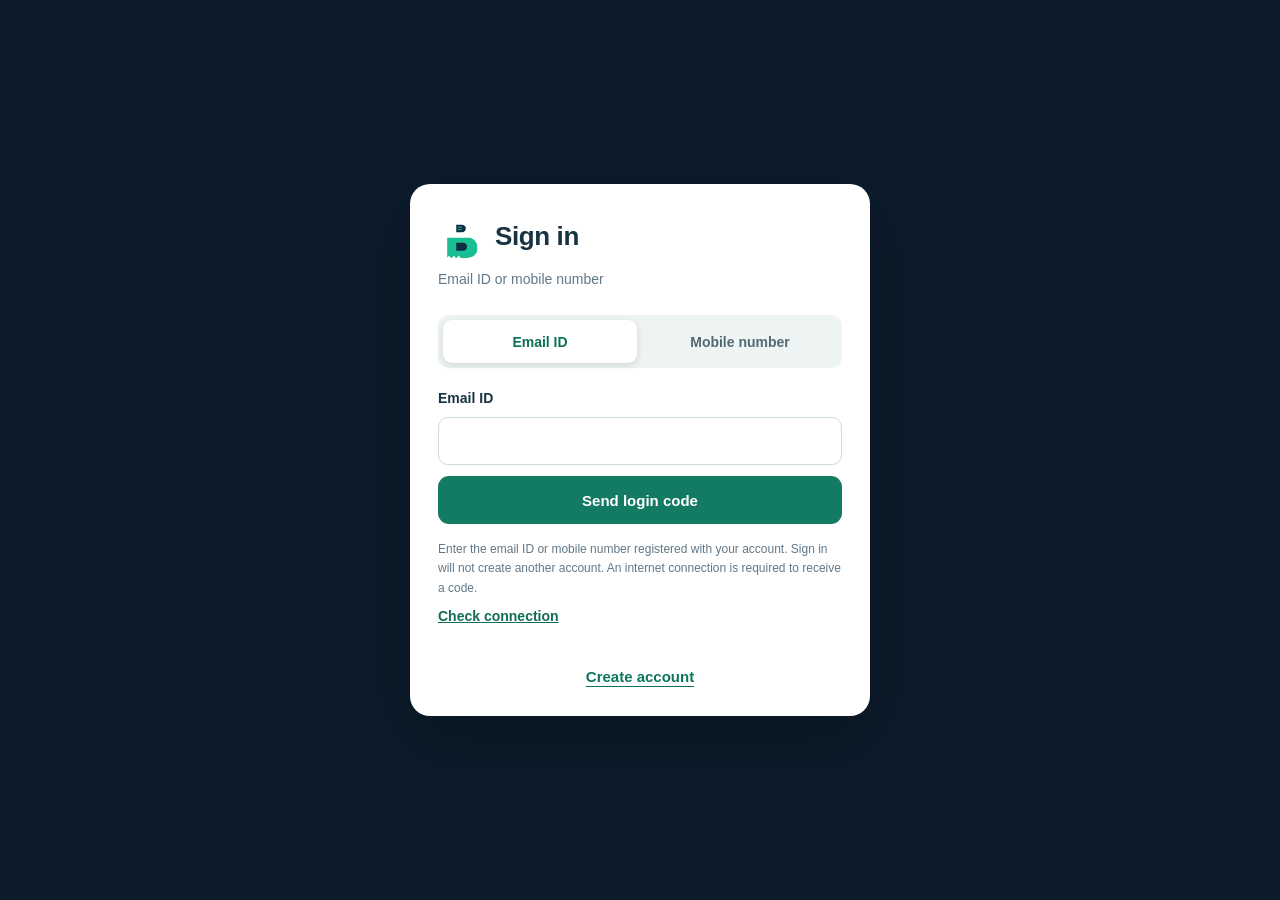
<file: index.html>
<!doctype html>
<html lang="en">
<head>
  <meta charset="utf-8">
  <meta name="viewport" content="width=device-width, initial-scale=1">
  <meta name="theme-color" content="#101e30">
  <meta name="description" content="BillNest. Simple inventory tracking and GST-aware billing for small shops.">
  <title>BillNest | Smart Inventory & Billing</title>
  <link rel="icon" href="favicon.svg?v=24" type="image/svg+xml">
  <link rel="manifest" href="manifest.webmanifest">
  <link rel="apple-touch-icon" href="icons/icon-192.png">
  <meta name="apple-mobile-web-app-capable" content="yes">
  <meta name="apple-mobile-web-app-title" content="BillNest">
  <link rel="stylesheet" href="styles.css?v=32">
  <link rel="stylesheet" href="auth-ui.css?v=5">
  <link rel="stylesheet" href="shop-database.css?v=1">
  <link rel="stylesheet" href="language-ui.css?v=1">
  <style>
    #app[hidden], #billnestAuthGate[hidden], #billnestAuthGate [hidden] { display:none!important; }
    body[data-auth-locked] #modalLayer, body[data-auth-locked] #scannerLayer,
    body[data-auth-locked] #toastLayer, body[data-auth-locked] #printLayer { display:none!important; }
    #billnestAuthGate { min-height:100vh; display:grid; place-content:center; gap:1rem; text-align:center; padding:2rem; background:#101e30; color:white; }
    #billnestAuthGate button { justify-self:center; padding:.65rem 1rem; border-radius:.5rem; border:1px solid currentColor; }
  </style>
</head>
<body data-auth-locked>
  <section id="billnestAuthGate" aria-label="Secure BillNest workspace">
    <img src="logo-mark.svg?v=24" width="47" height="53" alt="" style="margin:auto">
    <h1>BillNest</h1>
    <p id="billnestAuthStatus" role="status" aria-live="polite">Verifying your session. If this message remains, reload with internet access.</p>
    <button type="button" id="billnestAuthRetry" hidden>Retry</button>
    <button type="button" id="billnestAuthReset" hidden>Sign out</button>
    <noscript>JavaScript is required to sign in.</noscript>
  </section>
  <div id="app" class="app-shell" hidden inert>
    <aside class="sidebar" aria-label="Main navigation">
      <div class="brand"><div class="brand-mark" aria-hidden="true"><img src="logo-mark.svg?v=24" width="47" height="53" alt=""></div><div><strong>billnest<span class="brand-period">.</span></strong><small>INVENTORY + BILLING</small></div></div>
      <p class="sidebar-caption">WORKSPACE</p>
      <nav id="navigation"></nav>
      <div class="sidebar-bottom"><div class="store-avatar" id="storeAvatar">BN</div><div class="store-meta"><b id="storeName">My Store</b><small>Local workspace</small></div><button type="button" class="icon-button sidebar-settings" data-go="settings" title="Store settings" aria-label="Store settings">⚙</button></div>
    </aside>
    <div class="main-shell">
      <header class="topbar"><button type="button" class="mobile-menu" id="menuToggle" aria-label="Open navigation">☰</button><span class="mobile-brand-mark" aria-hidden="true"><img src="logo-mark.svg?v=24" width="24" height="27" alt=""></span><div class="page-heading"><h1 id="pageTitle">Overview</h1></div><div class="top-actions"><span class="local-pill"><span class="local-dot"></span> Saved on this device</span><button type="button" class="btn btn-primary top-new" data-go="billing"><span class="plus-sign">+</span> Open Billing</button></div></header>
      <section id="installAppCard" class="install-app-card" aria-label="Install BillNest on mobile" hidden>
        <img src="icons/icon-192.png" width="44" height="44" alt="" loading="lazy">
        <div class="install-app-copy"><strong>Install BillNest</strong><small>Quick access from your home screen. Works offline.</small><a class="install-apk-download" href="download/BillNest-Android-Test.apk" download="BillNest-Android-Test.apk" title="Download an Android test APK">Download APK (test)</a><p id="installAppHelp" class="install-app-help" hidden></p></div>
        <button type="button" id="installAppButton" class="btn btn-primary">Install App</button>
        <button type="button" id="installAppDismiss" aria-label="Dismiss app install suggestion" title="Dismiss">×</button>
      </section>
      <main id="main" class="page-content" tabindex="-1"><section class="card section-card"><h2>Loading your dashboard…</h2><p>If this message remains, please reload the page or use a current browser.</p></section></main>
    </div>
    <nav id="mobileBottomNav" class="mobile-bottom-nav" aria-label="Quick navigation"></nav>
  </div>
  <div id="modalLayer"></div><div id="scannerLayer"></div><div id="toastLayer" role="status" aria-live="polite"></div><div id="printLayer"></div>
  <script defer src="install-app.js?v=27"></script>
  <script defer src="qrcode.min.js?v=1"></script>
  <script defer src="auth-config.js?v=4"></script>
  <script defer src="cloud-backup.js?v=35"></script>
  <script defer src="shop-database.js?v=1"></script>
  <script defer src="auth-ui.js?v=7"></script>
  <!-- The authentication gate loads the workspace and translations only after verification. -->
</body>
</html>
</file>
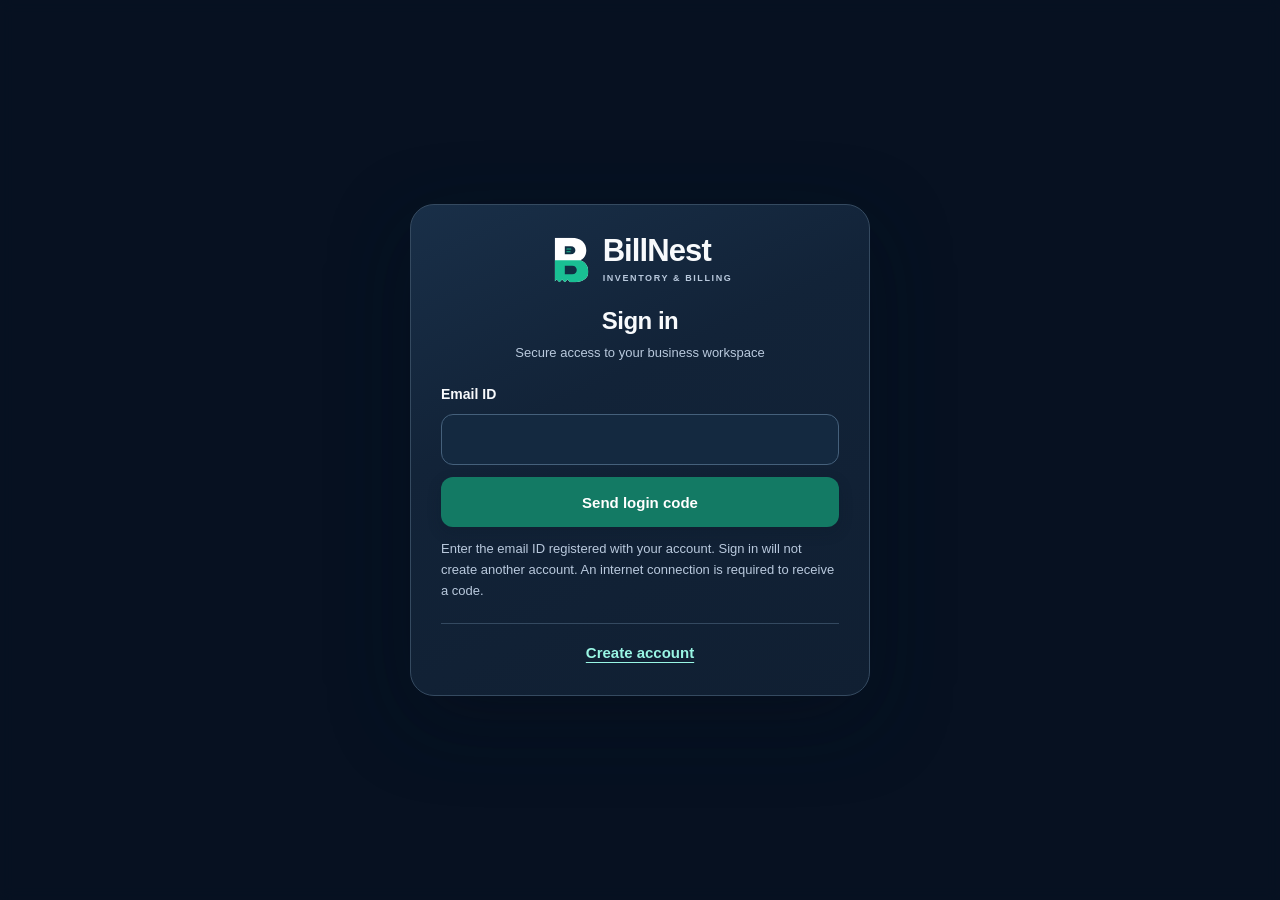
<file: billnest/index.html>
<!doctype html>
<html lang="en">
<head>
  <meta charset="utf-8">
  <meta name="viewport" content="width=device-width, initial-scale=1">
  <meta name="theme-color" content="#101e30">
  <meta name="description" content="BillNest. Simple inventory tracking and GST-aware billing for small shops.">
  <title>BillNest | Smart Inventory & Billing</title>
  <link rel="icon" href="favicon.svg?v=24" type="image/svg+xml">
  <link rel="manifest" href="manifest.webmanifest">
  <link rel="apple-touch-icon" href="icons/icon-192.png">
  <meta name="apple-mobile-web-app-capable" content="yes">
  <meta name="apple-mobile-web-app-title" content="BillNest">
  <link rel="stylesheet" href="styles.css?v=57">
  <link rel="stylesheet" href="auth-ui.css?v=13">
  <link rel="stylesheet" href="shop-database.css?v=5">
  <link rel="stylesheet" href="language-ui.css?v=1">
  <style>
    #app[hidden], #billnestAuthGate[hidden], #billnestAuthGate [hidden] { display:none!important; }
    body[data-auth-locked] #modalLayer, body[data-auth-locked] #scannerLayer,
    body[data-auth-locked] #toastLayer, body[data-auth-locked] #printLayer { display:none!important; }
    #billnestAuthGate { min-height:100vh; display:grid; place-content:center; gap:1rem; text-align:center; padding:2rem; background:var(--navy,#122338); color:white; }
    #billnestAuthGate .brand { justify-self:center; margin:0; text-align:left; }
    #billnestAuthGate button { justify-self:center; padding:.65rem 1rem; border-radius:.5rem; border:1px solid currentColor; }
  </style>
</head>
<body data-auth-locked>
  <section id="billnestAuthGate" aria-label="Secure BillNest workspace">
    <div class="brand" role="heading" aria-level="1"><div class="brand-mark" aria-hidden="true"><img src="logo-mark.svg?v=24" width="47" height="53" alt=""></div><div><strong>billnest<span class="brand-period">.</span></strong><small>INVENTORY + BILLING</small></div></div>
    <p id="billnestAuthStatus" role="status" aria-live="polite">Verifying your session. If this message remains, reload with internet access.</p>
    <section id="billnestPlanGate" class="billnest-plan-gate" hidden aria-label="BillNest subscription"><h2>Continue with BillNest Premium</h2><p>Your free trial or subscription has ended. Your existing business data remains saved.</p><div data-plan-options></div><ul><li>Billing and invoices</li><li>Inventory and barcode scanning</li><li>Accounting and business reports</li><li>Cloud backup and restore</li></ul><p class="plan-note" data-plan-contact>Pay using UPI QR.</p><button type="button" data-plan-export>Download my local business data</button></section><button type="button" id="billnestAuthRetry" hidden>Check subscription status</button>
    <button type="button" id="billnestAuthReset" hidden>Sign out</button>
    <noscript>JavaScript is required to sign in.</noscript>
  </section>
  <div id="app" class="app-shell" hidden inert>
    <aside class="sidebar" aria-label="Main navigation">
      <div class="brand"><div class="brand-mark" aria-hidden="true"><img src="logo-mark.svg?v=24" width="47" height="53" alt=""></div><div><strong>billnest<span class="brand-period">.</span></strong><small>INVENTORY + BILLING</small></div></div>
      <p class="sidebar-caption">WORKSPACE</p>
      <nav id="navigation" aria-label="Workspace pages"></nav>
      <nav id="settingsNavigation" aria-label="Settings"></nav>
      <div class="sidebar-bottom"><div class="store-avatar" id="storeAvatar">BN</div><div class="store-meta"><b id="storeName">My Store</b><small>Local workspace</small></div></div>
    </aside>
    <div class="main-shell">
      <header class="topbar"><button type="button" class="mobile-menu" id="menuToggle" aria-label="Open navigation">☰</button><span class="mobile-brand-mark" aria-hidden="true"><img src="logo-mark.svg?v=24" width="24" height="27" alt=""></span><div class="page-heading"><h1 id="pageTitle">Overview</h1></div><div class="top-actions"><span class="local-pill"><span class="local-dot"></span> Saved on this device</span><button type="button" class="btn btn-primary top-new" data-go="billing"><span class="plus-sign">+</span> Open Billing</button></div></header>
      <section id="installAppCard" class="install-app-card" aria-label="Install BillNest on mobile" hidden>
        <img src="icons/icon-192.png" width="44" height="44" alt="" loading="lazy">
        <div class="install-app-copy"><strong>Install BillNest</strong><small>Quick access from your home screen. Works offline.</small><a class="install-apk-download" href="download/BillNest-Android-Test.apk" download="BillNest-Android-Test.apk" title="Download an Android test APK">Download APK (test)</a><p id="installAppHelp" class="install-app-help" hidden></p></div>
        <button type="button" id="installAppButton" class="btn btn-primary">Install App</button>
        <button type="button" id="installAppDismiss" aria-label="Dismiss app install suggestion" title="Dismiss">×</button>
      </section>
      <main id="main" class="page-content" tabindex="-1"><section class="card section-card"><h2>Loading your dashboard…</h2><p>If this message remains, please reload the page or use a current browser.</p></section></main>
    </div>
    <nav id="mobileBottomNav" class="mobile-bottom-nav" aria-label="Quick navigation"></nav>
  </div>
  <div id="modalLayer"></div><div id="scannerLayer"></div><div id="toastLayer" role="status" aria-live="polite"></div><div id="printLayer"></div>
  <script defer src="install-app.js?v=27"></script>
  <script defer src="qrcode.min.js?v=1"></script>
  <script defer src="auth-config.js?v=6"></script>
  <script defer src="cloud-backup.js?v=40"></script>
  <script defer src="shop-database.js?v=8"></script>
  <script defer src="auth-ui.js?v=44"></script>
  <!-- The authentication gate loads the workspace and translations only after verification. -->
</body>
</html>
</file>
<file: styles.css>
:root{--navy:#122338;--navy2:#1d3249;--bg:#f5f7fa;--surface:#fff;--ink:#1d2939;--muted:#7a8797;--line:#e7ebf0;--green:#137a64;--green2:#0e604f;--pale:#e9f6f0;--yellow:#e5a33d;--red:#d54848;--shadow:0 3px 18px rgba(17,36,57,.035);font-family:Inter,ui-sans-serif,-apple-system,BlinkMacSystemFont,"Segoe UI",Arial,sans-serif;color:var(--ink);font-synthesis:none}
*{box-sizing:border-box}html,body{min-height:100%;margin:0}body{background:var(--bg);font-size:14px}button,input,select,textarea{font:inherit}button{cursor:pointer}button:disabled{cursor:not-allowed;opacity:.45}input,select,textarea{outline:none}input:focus,select:focus,textarea:focus{border-color:#5caa98!important;box-shadow:0 0 0 3px #d9f0e8}a{color:inherit;text-decoration:none}svg{display:block}h1,h2,h3,p{margin-top:0}.app-shell{display:flex;min-height:100vh}.sidebar{width:246px;flex:0 0 246px;background:var(--navy);color:#dbe3eb;min-height:100vh;position:sticky;top:0;height:100vh;display:flex;flex-direction:column;padding:28px 15px 16px;z-index:8}.brand{display:flex;align-items:center;gap:11px;margin:0 11px 45px}.brand-mark{width:39px;height:39px;border-radius:11px;background:#baf2de;color:var(--green2);padding:7px;flex-shrink:0}.brand strong{font-size:25px;color:#fff;letter-spacing:-1.2px;line-height:1.1}.brand-period{color:#91dfbb}.brand small{display:block;color:#94a6b9;font-size:8px;letter-spacing:1.9px;font-weight:800;margin-top:5px}.sidebar-caption{font-size:10px;letter-spacing:1.7px;color:#7891ab;font-weight:800;margin:0 13px 12px}.sidebar nav{display:flex;flex-direction:column;gap:5px}.nav-item{width:100%;text-align:left;display:flex;align-items:center;gap:13px;border:0;background:transparent;color:#b2c1d0;padding:13px 13px;border-radius:9px;font-size:13px;font-weight:560;transition:background .15s,color .15s}.nav-item:hover{background:#243951;color:#fff}.nav-item.active{color:#fff;background:#24443f;box-shadow:inset 3px 0 #66c9aa}.nav-icon{width:19px;height:19px;display:inline-flex;align-items:center;justify-content:center;font-size:19px;line-height:1;opacity:.96}.nav-spacer{margin-top:21px;border-top:1px solid #2b3d51;padding-top:20px}.sidebar-bottom{margin-top:auto;display:flex;align-items:center;border-top:1px solid #2b3d51;padding:17px 4px 0;gap:10px}.store-avatar{width:37px;height:37px;border-radius:9px;background:#365b58;color:#d5ffee;display:grid;place-items:center;font-weight:800;font-size:12px}.store-meta{display:flex;flex:1;flex-direction:column;gap:3px;min-width:0}.store-meta b{font-size:12px;color:white;white-space:nowrap;overflow:hidden;text-overflow:ellipsis}.store-meta small{font-size:11px;color:#93a5b9}.sidebar-settings{color:#a5b5c7!important}.main-shell{min-width:0;flex:1}.topbar{background:#fff;border-bottom:1px solid var(--line);min-height:84px;display:flex;align-items:center;justify-content:space-between;padding:18px clamp(20px,4vw,51px);gap:18px}.page-heading h1{font-size:25px;letter-spacing:-.75px;margin:0;font-weight:750}.top-actions{display:flex;align-items:center;gap:22px}.local-pill{font-size:11px;color:#697a88;white-space:nowrap;display:inline-flex;align-items:center;gap:7px}.local-dot{width:8px;height:8px;border-radius:50%;background:#37b686}.page-content{padding:31px clamp(20px,4vw,51px) 60px;max-width:1720px;margin:auto}.page-intro{display:flex;align-items:center;justify-content:space-between;gap:16px;margin-bottom:23px}.page-intro h2{font-size:19px;margin:0 0 4px;letter-spacing:-.4px}.page-intro p{color:var(--muted);margin:0;line-height:1.5;font-size:13px}.toolbar-actions{display:flex;align-items:center;flex-wrap:wrap;gap:9px}.btn{border:1px solid var(--line);display:inline-flex;align-items:center;gap:8px;justify-content:center;min-height:39px;border-radius:9px;padding:0 15px;font-weight:680;font-size:12.5px;background:#fff;color:#3c4a59;white-space:nowrap}.btn:hover{filter:brightness(.98)}.btn-primary{background:var(--green);color:#fff;border-color:var(--green)}.btn-primary:hover{background:var(--green2)}.btn-secondary{background:#f1f4f7;color:#3a4a5a;border-color:#e9edf1}.btn-danger{color:#b52c39;background:#fff5f5;border-color:#f9d8dc}.btn-ghost{border-color:transparent;background:transparent}.btn-sm{min-height:33px;padding:0 11px;font-size:12px}.btn-lg{min-height:46px}.btn-block{width:100%}.icon-button{display:inline-grid;place-items:center;width:33px;height:33px;padding:0;border:0;background:transparent;color:#6d7a87;font-size:18px;border-radius:7px}.icon-button:hover{background:#edf1f5}.plus-sign{font-size:19px;line-height:1;font-weight:400}.card{border:1px solid #e9edf2;background:#fff;border-radius:14px;box-shadow:var(--shadow)}.card-pad{padding:22px}.muted{color:var(--muted)}.small{font-size:12px}.overline{font-size:10px;letter-spacing:1.1px;font-weight:800;color:#96a3b0;text-transform:uppercase}.bold{font-weight:750}.grid{display:grid;gap:17px}.metric-grid{grid-template-columns:repeat(4,minmax(0,1fr));margin:19px 0 23px}.metric-card{padding:22px;min-height:148px}.metric-top{display:flex;align-items:center;justify-content:space-between;gap:10px;color:#6e7b8c;font-size:12px;font-weight:650}.metric-icon{width:37px;height:37px;border-radius:11px;display:grid;place-items:center;font-size:20px;background:#e9f5f1;color:#198366}.metric-icon.orange{color:#b17824;background:#fff4e3}.metric-icon.blue{color:#5074ab;background:#eaf1ff}.metric-icon.purple{color:#7959a7;background:#f1eafe}.metric-value{font-size:26px;font-weight:760;letter-spacing:-1px;margin:12px 0 5px;font-variant-numeric:tabular-nums}.metric-sub{font-size:11px;color:#8996a5}.section-grid{display:grid;grid-template-columns:minmax(0,1.55fr) minmax(280px,1fr);gap:18px;margin-top:19px}.section-card{padding:22px;min-width:0}.section-title{display:flex;align-items:center;justify-content:space-between;margin-bottom:20px;gap:10px}.section-title h3{font-size:15px;margin:0;letter-spacing:-.25px}.section-link{font-size:12px;color:var(--green);font-weight:700;background:none;border:0}.chart-wrap{height:190px;display:flex;align-items:flex-end;justify-content:space-between;gap:9px;border-bottom:1px solid #eaf0f3;padding:8px 0 0}.chart-col{flex:1;height:100%;display:flex;flex-direction:column;align-items:center;justify-content:flex-end;gap:9px;min-width:0}.chart-bars{width:100%;flex:1;display:flex;align-items:flex-end;justify-content:center}.chart-bar{width:clamp(15px,43%,44px);border-radius:6px 6px 2px 2px;background:#a9dfc9;min-height:3px;position:relative}.chart-col:last-child .chart-bar{background:var(--green)}.chart-label{font-size:11px;color:#93a0ae;min-height:16px}.chart-total{font-size:11px;color:#8794a4}.alert-list{display:flex;flex-direction:column;gap:12px}.alert-row{display:flex;align-items:center;gap:11px}.alert-icon{width:37px;height:37px;border-radius:10px;background:#fff2e8;color:#cf7e2c;display:grid;place-items:center;font-size:18px}.alert-details{flex:1;min-width:0}.alert-details b{display:block;font-size:12px;overflow:hidden;text-overflow:ellipsis;white-space:nowrap}.alert-details small{font-size:11px;color:#8390a0;display:block;margin-top:3px}.chip{border-radius:20px;padding:5px 9px;font-weight:750;font-size:10px;display:inline-block;white-space:nowrap}.chip.green{background:#e8f7ef;color:#197957}.chip.yellow{background:#fff4df;color:#a87920}.chip.red{background:#fce9e9;color:#b83944}.chip.grey{background:#f0f2f5;color:#697785}.recent-card{margin-top:19px}.table-scroll{width:100%;overflow:auto}.data-table{width:100%;border-collapse:collapse;text-align:left;white-space:nowrap}.data-table th{font-size:10px;letter-spacing:.8px;text-transform:uppercase;color:#97a3b0;font-weight:800;border-bottom:1px solid var(--line);padding:13px 14px}.data-table td{font-size:12px;border-bottom:1px solid #eff1f4;padding:14px;color:#465366;vertical-align:middle}.data-table tr:last-child td{border-bottom:0}.data-table tbody tr:hover{background:#fafcfd}.data-table td strong{color:#26374a;font-size:12px}.data-table th:first-child,.data-table td:first-child{padding-left:22px}.data-table th:last-child,.data-table td:last-child{padding-right:22px}.product-cell{display:flex;align-items:center;gap:11px}.item-avatar{width:35px;height:35px;flex-shrink:0;border-radius:9px;background:#eff5f1;color:#2a8c75;display:grid;place-items:center;font-size:16px;font-weight:750}.item-avatar.blue{background:#edf1fc;color:#6883b1}.item-avatar.orange{background:#fff4e8;color:#d29a50}.item-avatar.purple{background:#f4effc;color:#8b72b0}.product-cell small{display:block;font-size:11px;color:#97a0ae;margin-top:3px}.card-table{padding:0;overflow:hidden}.table-top{padding:17px 21px;display:flex;align-items:center;justify-content:space-between;gap:14px;border-bottom:1px solid var(--line)}.searchbox{position:relative;display:flex;align-items:center;flex:1;max-width:350px}.searchbox input{height:40px;background:#fff;width:100%;border:1px solid #e1e7ed;border-radius:9px;padding:0 14px 0 38px;color:#273749;font-size:12px}.searchbox:before{content:'⌕';position:absolute;left:12px;top:4px;font-size:25px;line-height:28px;color:#98a6b5;pointer-events:none}.select-input{height:40px;border:1px solid #e1e7ed;border-radius:9px;padding:0 12px;background:white;color:#475569;font-size:12px;min-width:122px}.empty-state{text-align:center;padding:45px 20px;color:#8b97a6}.empty-icon{width:61px;height:61px;border-radius:16px;background:#edf7f2;color:#248c72;font-size:28px;display:grid;place-items:center;margin:0 auto 15px}.empty-state h3{color:#2b3e51;font-size:17px;margin:0 0 8px}.empty-state p{line-height:1.5;font-size:12px;max-width:340px;margin:0 auto 17px}.banner{border-radius:13px;padding:17px 20px;background:#e7f3ed;color:#315f4f;display:flex;align-items:center;justify-content:space-between;gap:14px;margin-bottom:22px}.banner strong{font-size:13px}.banner p{font-size:12px;line-height:1.5;margin:4px 0 0;color:#567a6d}.banner.orange{background:#fff6e7;color:#7a5827}.banner.orange p{color:#937d5d}.two-col{display:grid;grid-template-columns:minmax(0,1fr) minmax(330px,390px);gap:20px;align-items:start}.products-picker{min-height:550px;padding-bottom:12px;overflow:hidden}.picker-list{max-height:610px;overflow-y:auto;padding:0 15px}.picker-product{width:100%;display:flex;align-items:center;gap:12px;padding:13px 8px;background:#fff;border:0;border-bottom:1px solid #f0f2f4;text-align:left}.picker-product:hover{background:#f8fbf9}.picker-info{flex:1;min-width:0}.picker-info strong{display:block;font-size:12px;color:#2b3c4c}.picker-info small{display:block;font-size:11px;color:#9aa5b0;margin-top:5px}.picker-price{text-align:right;font-size:13px;font-weight:760}.picker-add{width:30px;height:30px;background:var(--pale);color:var(--green);border-radius:8px;display:grid;place-items:center;font-size:20px;margin-left:3px}.bill-card{position:sticky;top:18px;padding:20px}.bill-card h3{font-size:16px;margin:0 0 16px}.field{display:flex;flex-direction:column;gap:7px;min-width:0}.field label{font-size:11px;font-weight:740;color:#5b6878}.field input,.field textarea,.field select{width:100%;height:41px;border:1px solid #dfe6eb;border-radius:8px;background:#fff;padding:0 12px;color:#2f4052;font-size:13px}.field textarea{height:80px;padding:10px 12px;resize:vertical}.field-hint{font-size:10px;color:#8d9ba7}.form-grid{display:grid;grid-template-columns:repeat(2,minmax(0,1fr));gap:15px}.form-grid .full{grid-column:1/-1}.bill-items{display:flex;flex-direction:column;gap:10px;margin:16px 0;max-height:310px;overflow-y:auto}.bill-item{display:grid;grid-template-columns:minmax(0,1fr) auto;gap:10px;border-bottom:1px solid #edf1f4;padding:0 0 11px}.bill-item .name{font-weight:700;color:#354253;overflow:hidden;text-overflow:ellipsis;white-space:nowrap;font-size:12px}.bill-item small{display:block;color:#8a97a6;font-size:11px;margin-top:4px}.qty-control{display:flex;align-items:center;gap:5px;margin-top:10px}.qty-control button{width:24px;height:24px;background:#f2f5f6;color:#526271;border:0;border-radius:6px;font-size:15px}.qty-control span{min-width:22px;text-align:center;font-weight:720;font-size:12px}.bill-line-total{font-size:12px;font-weight:740;text-align:right}.remove-item{background:none;border:0;color:#c35c5c;font-size:11px;margin-top:9px;padding:0}.summary-box{background:#f8faf9;border-radius:10px;padding:14px;margin:15px 0}.summary-row{display:flex;justify-content:space-between;gap:10px;color:#7c8998;font-size:12px;margin-bottom:11px}.summary-row b{color:#394a5a;font-weight:730}.summary-row.total{font-size:16px;color:#223543;font-weight:790;border-top:1px dashed #dbe3e0;padding-top:13px;margin:13px 0 0}.summary-row.total b{font-size:20px;color:var(--green)}.thin-line{height:1px;background:#edf0f4;margin:17px 0}.helper-box{padding:13px 15px;border-radius:9px;background:#f5f8fa;color:#718090;font-size:11px;line-height:1.55}.settings-grid{display:grid;grid-template-columns:minmax(0,1.6fr) minmax(280px,1fr);gap:19px}.setting-section{padding:25px}.setting-section h3{font-size:16px;margin-bottom:8px}.setting-section > p{color:#8794a3;font-size:12px;line-height:1.6;margin-bottom:22px}.setting-section + .setting-section{margin-top:18px}.text-success{color:#1f936b}.text-warn{color:#c6842d}.text-red{color:#c4434e}.text-right{text-align:right}.pagination-text{font-size:11px;color:#9ba5ae;padding:14px 22px;border-top:1px solid #f2f4f6}.report-grid{grid-template-columns:repeat(3,minmax(0,1fr));margin:18px 0}.report-card{padding:21px}.report-card .metric-value{font-size:24px}.report-card .overline{letter-spacing:.5px}.report-layout{display:grid;grid-template-columns:1fr 1fr;gap:18px}.stat-line{display:flex;align-items:center;gap:11px;margin-bottom:16px}.stat-line:last-child{margin-bottom:0}.stat-name{width:95px;font-size:12px;color:#5e6b7d}.progress-track{height:8px;border-radius:9px;background:#eff4f2;flex:1;overflow:hidden}.progress-fill{height:100%;background:#63b99d;border-radius:9px}.stat-number{min-width:65px;text-align:right;font-weight:740;font-size:12px;color:#39495a}.modal-overlay{position:fixed;inset:0;background:rgba(12,27,42,.56);z-index:20;display:flex;align-items:center;justify-content:center;padding:18px;overflow:auto}.modal{background:#fff;border-radius:16px;box-shadow:0 30px 80px rgba(0,0,0,.2);width:min(100%,620px);max-height:calc(100vh - 36px);overflow:auto}.modal.small-modal{max-width:450px}.modal-header{display:flex;align-items:start;justify-content:space-between;border-bottom:1px solid var(--line);padding:21px 25px 17px}.modal-header h2{font-size:19px;margin-bottom:3px;letter-spacing:-.4px}.modal-header p{font-size:12px;color:#8695a4;margin:0}.modal-body{padding:23px 25px}.modal-footer{border-top:1px solid var(--line);padding:16px 25px;display:flex;justify-content:flex-end;gap:10px}.modal-x{color:#8290a0;font-size:22px;border:0;background:transparent;line-height:1}.notice{padding:11px 13px;border-radius:9px;background:#fff5e6;color:#93682d;font-size:11px;line-height:1.55}.invoice-paper{padding:30px 34px;background:#fff;min-height:350px}.invoice-head{display:flex;justify-content:space-between;gap:15px;border-bottom:2px solid #173f36;padding-bottom:20px}.invoice-business{font-size:21px;font-weight:810;letter-spacing:-.5px;color:#213848}.invoice-paper p{font-size:11px;color:#657585;margin:5px 0;line-height:1.55}.invoice-title{text-align:right;font-size:22px;font-weight:820;color:var(--green)}.invoice-meta{display:flex;justify-content:space-between;gap:15px;margin:22px 0}.invoice-meta b{display:block;font-size:11px;color:#273746;margin-bottom:4px}.invoice-print-table{width:100%;border-collapse:collapse;font-size:11px;margin-top:20px}.invoice-print-table th{padding:10px;background:#eff5f2;text-align:left;color:#536d62}.invoice-print-table td{padding:10px;border-bottom:1px solid #e9eeed}.invoice-total{width:240px;margin:22px 0 10px auto}.invoice-total .summary-row{margin-bottom:9px}.invoice-footer{border-top:1px solid #e4e9e8;padding-top:18px;margin-top:30px;text-align:center;font-size:11px;color:#91a09a}.invoice-modal{max-width:750px}.invoice-modal .modal-body{padding:0}.invoice-modal .invoice-paper{max-height:60vh;overflow:auto}.toast{position:fixed;right:23px;bottom:21px;padding:13px 18px;color:#fff;background:#213e35;box-shadow:0 8px 30px #19342d42;border-radius:9px;font-size:12px;font-weight:650;z-index:35;max-width:340px}.toast.error{background:#b6404d}.mobile-menu{display:none;border:0;background:transparent;font-size:22px;color:var(--ink)}.mobile-backdrop{display:none}.mini-note{font-size:11px;color:#95a2af;margin:10px 0 0}.kbd{background:#f2f3f5;border:1px solid #e8ebef;border-radius:5px;font-size:10px;padding:2px 6px}.menu-links{display:flex;gap:5px}.help-row{display:flex;gap:12px;align-items:flex-start;margin:16px 0}.help-row .help-icon{background:#ecf7f2;color:#218669;width:34px;height:34px;display:grid;place-items:center;border-radius:9px;flex:0 0 34px}.help-row b{font-size:12px}.help-row p{font-size:11px;color:#8290a0;line-height:1.5;margin:4px 0 0}.hide{display:none!important}
@media(max-width:1150px){.metric-grid{grid-template-columns:repeat(2,minmax(0,1fr))}.section-grid,.settings-grid{grid-template-columns:1fr 1fr}.page-content{padding:25px}.topbar{padding:18px 25px}.sidebar{width:220px;flex-basis:220px}.two-col{grid-template-columns:minmax(0,1fr) 340px}.local-pill{display:none}}
@media(max-width:900px){.sidebar{width:230px;flex-basis:230px}.section-grid,.settings-grid,.report-layout,.two-col{grid-template-columns:1fr}.bill-card{position:static}.products-picker{min-height:320px}.picker-list{max-height:330px}.top-new{padding:0 11px}}
@media(max-width:700px){.sidebar{position:fixed;top:0;left:0;transform:translateX(-100%);transition:transform .2s;box-shadow:10px 0 40px #101e3033}.sidebar.open{transform:translateX(0)}.mobile-menu{display:inline-block}.mobile-backdrop.show{display:block;position:fixed;inset:0;z-index:7;background:#101c2a99}.topbar{min-height:72px;padding:12px 16px}.page-heading h1{font-size:21px}.page-content{padding:20px 13px 40px}.metric-grid{gap:10px;margin:14px 0}.metric-card{padding:16px;min-height:130px}.metric-value{font-size:21px}.metric-top{font-size:11px}.metric-icon{width:30px;height:30px;font-size:17px}.metric-sub{font-size:10px}.card-pad,.section-card{padding:16px}.page-intro{align-items:start;flex-direction:column}.table-top{align-items:stretch;flex-direction:column;padding:12px}.searchbox{max-width:none}.table-top .toolbar-actions{justify-content:stretch}.data-table th:first-child,.data-table td:first-child{padding-left:14px}.data-table th:last-child,.data-table td:last-child{padding-right:14px}.top-actions{gap:6px}.top-new{font-size:11px}.banner{align-items:start;flex-direction:column}.metric-grid .metric-card:nth-child(n){min-width:0}.report-grid{grid-template-columns:repeat(2,minmax(0,1fr))}.form-grid{gap:12px}.modal-body,.modal-header,.modal-footer{padding-left:17px;padding-right:17px}.invoice-paper{padding:20px 15px}.invoice-meta{gap:8px}.invoice-paper{overflow:auto}.invoice-print-table{min-width:450px}}
@media(max-width:380px){.top-new{font-size:0}.top-new .plus-sign{font-size:23px}.metric-top{flex-wrap:wrap}.report-grid{grid-template-columns:1fr}}
@media print{body{background:#fff!important}.app-shell,#modalLayer,#toastLayer,.mobile-backdrop{display:none!important}#printLayer{display:block!important}.printable-invoice{position:static;display:block!important}.invoice-paper{padding:0!important;max-width:none!important;overflow:visible!important;box-shadow:none!important}.invoice-title{color:#000}.invoice-print-table th{-webkit-print-color-adjust:exact;print-color-adjust:exact}@page{size:A4;margin:16mm}}

/* Billing discoverability and reliable mobile navigation */
.quick-start{display:grid;grid-template-columns:repeat(3,minmax(0,1fr));gap:12px;margin:0 0 17px}
.quick-start-action{border:1px solid var(--line);background:#fff;border-radius:12px;min-width:0;padding:16px;text-align:left;display:flex;align-items:center;gap:12px;color:#24384d;box-shadow:var(--shadow);cursor:pointer}
.quick-start-action:hover,.quick-start-action:focus-visible{border-color:#6bbda4;background:#f8fcfa;outline-offset:2px}
.quick-start-action.quick-billing{background:#e9f6f0;border-color:#b2decf}
.quick-start-icon{width:40px;height:40px;flex:0 0 40px;display:grid;place-items:center;border-radius:10px;background:#eaf3f0;color:#137a64;font-size:22px}
.quick-billing .quick-start-icon{background:#137a64;color:#fff}
.quick-start-action b{display:block;font-size:13px;margin-bottom:3px}.quick-start-action small{display:block;font-size:11px;color:#718397;line-height:1.35}
.quick-start-arrow{margin-left:auto;color:#137a64;font-size:17px}
.mobile-bottom-nav{display:none}
.nav-item[aria-current=page]{font-weight:750}
@media(max-width:1050px){.quick-start{grid-template-columns:1fr 1fr 1fr}.quick-start-action{padding:12px;gap:8px}.quick-start-icon{width:32px;height:32px;flex-basis:32px}}
@media(max-width:700px){.page-content{padding-bottom:105px}.quick-start{grid-template-columns:1fr;gap:8px}.quick-start-action{padding:12px 15px}.quick-start-action small{display:block}.mobile-bottom-nav{position:fixed;bottom:0;left:0;right:0;z-index:9;background:#fff;display:grid;grid-template-columns:repeat(4,minmax(0,1fr));border-top:1px solid #e1e8ea;padding:5px 6px calc(5px + env(safe-area-inset-bottom));box-shadow:0 -5px 20px rgba(15,35,55,.07)}.mobile-tab{border:0;border-radius:9px;background:transparent;color:#68788d;display:flex;flex-direction:column;align-items:center;gap:4px;padding:7px 2px;font-size:10px;font-weight:620;min-width:0}.mobile-tab-icon{font-size:21px;line-height:1.2}.mobile-tab.active{background:#e9f6f0;color:#08765e;font-weight:770}.toast{bottom:85px}.top-new{font-size:11px}}
@media print{.mobile-bottom-nav{display:none!important}}

/* Mobile-first checkout, barcode scanning, and readable inventory cards */
.btn-scan{background:#e8f5f0;border-color:#a7d7c8;color:#0d7059;font-weight:760}
.btn-scan:hover{background:#d9eee6}
.mobile-scan-btn{display:none}
.billing-search-row{display:flex;align-items:center;gap:8px}
.scanner-open{overflow:hidden}
.scanner-overlay{position:fixed;inset:0;z-index:60;background:rgba(7,22,36,.90);display:flex;align-items:center;justify-content:center;padding:15px;overscroll-behavior:contain}
.scanner-panel{background:#fff;border-radius:18px;display:flex;flex-direction:column;width:min(100%,500px);max-height:min(92dvh,850px);overflow-y:auto;box-shadow:0 18px 75px rgba(0,0,0,.35)}
.scanner-top{display:flex;align-items:start;justify-content:space-between;gap:12px;padding:20px 21px 15px}
.scanner-top h2{font-size:20px;line-height:1.25;margin:3px 0 6px}
.scanner-top p{margin:0;color:#68798a;font-size:12px;line-height:1.5}
.scanner-eyebrow{color:var(--green);font-size:10px;letter-spacing:1.4px;font-weight:800}
.scanner-close{border:0;border-radius:10px;background:#edf2f4;color:#2b3c4c;font-size:27px;line-height:1;min-width:41px;min-height:41px}
.scanner-preview{position:relative;margin:0 20px;background:#122131;min-height:230px;height:clamp(230px,39dvh,340px);overflow:hidden;border-radius:12px}
.scanner-preview video{display:block;width:100%;height:100%;object-fit:cover}
.scanner-guide{position:absolute;pointer-events:none;inset:20% 10% 25%;border:2px solid rgba(207,255,234,.9);border-radius:12px;box-shadow:0 0 0 120px rgba(0,0,0,.23)}
.scanner-guide::after{content:'';position:absolute;inset:50% 10px auto;border-top:1px solid #7ce3b9}
.scanner-camera-label{position:absolute;bottom:13px;left:5px;right:5px;text-align:center;color:#fff;font-size:12px;text-shadow:0 1px 5px #000}
.scanner-status{margin:11px 20px;padding:11px 12px;background:#ecf6f1;color:#176b54;border-radius:8px;font-size:12px;min-height:42px;line-height:1.4;font-weight:650}
.scanner-status[data-state=error]{background:#fff0ee;color:#a83535}.scanner-status[data-state=success]{background:#e5faf0;color:#076347}
.scanner-actions{display:flex;gap:10px;flex-wrap:wrap;padding:0 20px 12px}.scanner-actions .btn{flex:1}
.scanner-manual-form{margin:0 20px;padding-top:12px;border-top:1px solid #e9edef}
.scanner-manual-form label{display:block;font-weight:760;font-size:12px;margin-bottom:8px;color:#293c4d}
.scanner-manual-row{display:flex;gap:7px}.scanner-manual-row input{min-width:0;width:100%;height:44px;border:1px solid #dce5e8;border-radius:9px;padding:0 12px;font-size:16px}
.scanner-manual-row .btn{min-height:44px}
.scanner-hint{margin:12px 20px 19px;font-size:11px;line-height:1.5;color:#778595}
.scan-in-form{background:#f1f8f5;border:1px dashed #b8d7c7;border-radius:10px;padding:12px;display:flex;flex-direction:column;gap:7px}.scan-in-form .btn{align-self:start}
.mobile-product-list{display:none}
@media(max-width:700px){
  html,body{overflow-x:hidden}
  .topbar{min-height:70px;padding:10px 12px}
  .top-actions .local-pill{display:none}
  .page-content{padding:16px 12px calc(108px + env(safe-area-inset-bottom));min-width:0}
  .page-heading h1{font-size:20px}
  .toolbar-actions{width:100%;display:grid;grid-template-columns:repeat(2,minmax(0,1fr));gap:8px}
  .toolbar-actions .btn{min-width:0;white-space:normal;text-align:center;padding:8px 10px;min-height:44px}
  .toolbar-actions .btn-scan{grid-column:1 / -1;min-height:49px;font-size:14px}
  .page-intro{margin-bottom:15px;gap:13px}
  .page-intro h2{font-size:20px}
  .quick-start-action{min-height:58px}
  .metric-grid{grid-template-columns:repeat(2,minmax(0,1fr));gap:9px}
  .metric-card{padding:14px;min-height:121px}.metric-value{font-size:21px}
  .inventory-desktop-table{display:none}
  .mobile-product-list{display:block}
  .mobile-product{padding:15px;border-bottom:1px solid #ecf0f2}
  .mobile-product-main{display:flex;gap:10px;align-items:center;min-width:0}
  .mobile-product-name{display:flex;flex-direction:column;gap:3px;flex:1;min-width:0}
  .mobile-product-name strong{font-size:13px;white-space:nowrap;text-overflow:ellipsis;overflow:hidden}
  .mobile-product-name span{font-size:11px;color:#7d8a99;overflow-wrap:anywhere}
  .mobile-product-main>strong{font-size:14px;color:#1d453b}
  .mobile-product-foot{display:flex;gap:8px;align-items:center;flex-wrap:wrap;margin-top:13px;font-size:12px;color:#647487}
  .mobile-product-foot .btn{margin-left:auto}
  .mobile-product-foot .btn+.btn{margin-left:0}
  .products-picker{min-height:0}
  .picker-list{max-height:50dvh}
  .picker-product{min-height:68px}
  .mobile-scan-btn{display:inline-flex;min-height:43px}
  .bill-card{min-width:0}
  .bill-card .form-grid{grid-template-columns:1fr 1fr}
  .form-grid{grid-template-columns:1fr 1fr}
  .form-grid .field.full,.form-grid>.field.full{grid-column:1/-1}
  .scanner-overlay{padding:0;align-items:stretch}
  .scanner-panel{width:100%;height:100dvh;max-height:none;border-radius:0;display:flex;overflow-y:auto;padding-bottom:env(safe-area-inset-bottom)}
  .scanner-preview{flex:1;min-height:170px;height:auto;max-height:45dvh}
  .scanner-guide{inset:20% 8% 25%}
  .scanner-hint{margin-bottom:18px}
  .scanner-close{min-width:44px;min-height:44px}
  .toast{max-width:calc(100vw - 24px);right:12px}
}
@media(max-width:390px){.form-grid,.bill-card .form-grid{grid-template-columns:1fr}.scanner-manual-row .btn{padding:0 11px}.mobile-product-foot .chip{margin-right:auto}}
@media print{#scannerLayer,.scanner-overlay{display:none!important}}

#scannerTorch[hidden]{display:none!important}

/* Scanner usability improvements. Keep actions accessible above the mobile keyboard. */
.scanner-photo-button{display:block;margin:0 20px;padding:12px 13px;background:#e9f6f0;color:#0f6652;border:1px solid #b5dccd;border-radius:10px;text-align:center;font-weight:750;font-size:13px;cursor:pointer;min-height:44px}
.scanner-photo-input{position:absolute;width:1px;height:1px;opacity:0;overflow:hidden;pointer-events:none}
.scanner-photo-button:focus-within{outline:2px solid #118467}
.scanner-photo-hint{margin:8px 20px 14px;color:#647588;font-size:11px;line-height:1.5}
.scanner-camera-label{font-weight:700}
.scanner-preview video{background:#152333}
@media(max-width:420px){.scanner-actions .btn{font-size:12px;flex:1 1 29%;padding:0 7px;min-height:40px}.scanner-top{padding-top:16px}.scanner-preview{min-height:195px}}

/* 10–20 cm close-range scanning: sharp uncropped video and supported lens controls. */
.scanner-preview video{object-fit:contain}
.scanner-guide{inset:26% 5% 29%;border-radius:8px;box-shadow:0 0 0 110px rgba(0,0,0,.18)}
.scanner-guide::after{inset:50% 4% auto;opacity:.75}
.scanner-optics{display:flex;flex-direction:column;gap:10px;margin:0 20px 12px}
.scanner-camera-pick,.scanner-zoom{padding:9px 11px;background:#f6f8fa;border:1px solid #e4e8ed;border-radius:10px}
.scanner-camera-pick label,.scanner-zoom label{font-size:12px;font-weight:760;color:#2c4550}
.scanner-camera-pick select{width:100%;min-width:0;display:block;margin-top:7px;font-size:16px;padding:8px;border:1px solid #ccd6dc;border-radius:8px;background:white;color:#203344}
.scanner-zoom>div{display:flex;justify-content:space-between;align-items:center;gap:12px}
.scanner-zoom output{font-size:12px;color:#0a7a60;font-weight:800}
.scanner-zoom input{width:100%;accent-color:#137a64;margin:7px 0 0;height:27px}
.scanner-actions{gap:7px}.scanner-actions .btn{flex:1 1 85px;min-height:43px}
.scanner-optics [hidden],#scannerZoomWrap[hidden],#scannerCameraWrap[hidden]{display:none!important}
@media(max-width:700px){.scanner-preview{max-height:38dvh;min-height:200px}.scanner-guide{inset:29% 5% 30%}.scanner-top{padding-bottom:11px}.scanner-status{margin-top:8px;margin-bottom:10px}}
@media(max-width:380px){.scanner-actions .btn{flex:1 1 40%;font-size:12px}.scanner-photo-hint{margin-bottom:8px}}

/* Store-configured invoice terms appear on the lower-left beside bill totals. */
.terms-editor{min-height:150px!important;height:auto!important;line-height:1.55;resize:vertical}
.settings-term-help{color:#748495;font-size:12px;line-height:1.55;margin:0 0 14px}
.invoice-bottom{display:grid;grid-template-columns:minmax(0,1fr) 240px;gap:22px;align-items:end;margin:20px 0 0}
.invoice-bottom-left{min-width:0;display:flex;flex-direction:column;justify-content:flex-end;gap:12px}
.invoice-terms{min-width:0;color:#3f4e59;text-align:left;overflow-wrap:anywhere;break-inside:avoid-page;page-break-inside:avoid}
.invoice-terms h4{font-size:11px;font-weight:800;color:#273746;margin:0 0 6px}
.invoice-paper .invoice-terms p{white-space:pre-wrap;overflow-wrap:anywhere;word-break:normal;font-size:10px;line-height:1.5;color:#556575;margin:0}
.invoice-paper .invoice-notes{margin:0;overflow-wrap:anywhere}
.invoice-bottom .invoice-total{width:100%;margin:0}
@media(max-width:520px){.invoice-bottom{grid-template-columns:minmax(0,1fr);gap:14px}.invoice-bottom .invoice-total{max-width:240px;justify-self:end}}
@media print{.invoice-bottom{grid-template-columns:minmax(0,1fr) 240px;align-items:end}.invoice-terms{break-inside:avoid-page;page-break-inside:avoid}.invoice-terms h4,.invoice-terms p{color:#222!important}}

/* Business logo in store settings and invoice header. */
.business-logo-uploader{display:flex;gap:18px;align-items:center;margin:14px 0 22px;padding:14px;border:1px solid #e2e9ef;border-radius:12px;background:#f9fbfc}
.business-logo-preview{display:flex;justify-content:center;align-items:center;flex:0 0 108px;width:108px;height:86px;background:#fff;border:1px dashed #cbd6df;border-radius:10px;overflow:hidden}
.business-logo-preview-image{max-width:100%;max-height:100%;object-fit:contain}
.business-logo-placeholder{font-size:34px;color:#9daebb}
.business-logo-controls{display:flex;flex-direction:column;gap:7px;min-width:0}
.business-logo-controls>label{font-size:13px;font-weight:750;color:#243748}
.business-logo-controls>span{font-size:11px;line-height:1.5;color:#677989}
.business-logo-buttons{display:flex;gap:8px;align-items:center;flex-wrap:wrap}
.business-logo-upload{cursor:pointer;display:inline-flex;align-items:center}
.business-logo-file{position:absolute;width:1px;height:1px;opacity:0;pointer-events:none}
.business-logo-upload:focus-within{outline:2px solid #118467}
#removeBusinessLogo[hidden]{display:none!important}
.invoice-business-block{display:flex;align-items:flex-start;gap:12px;max-width:100%;min-width:0}
.invoice-business-details{flex:1;min-width:0;overflow-wrap:anywhere}
.invoice-logo{width:74px;height:74px;max-height:74px;object-fit:contain;flex:0 0 74px}
.invoice-footer-primary{font-size:11px;line-height:1.5;white-space:pre-wrap;overflow-wrap:anywhere}
.invoice-footer-secondary{font-size:9px;margin-top:5px;line-height:1.5;white-space:pre-wrap;overflow-wrap:anywhere}
@media(max-width:520px){.business-logo-uploader{align-items:flex-start;gap:12px}.business-logo-preview{width:82px;height:72px;flex-basis:82px}.invoice-logo{width:50px;height:50px;flex-basis:50px}}
@media print{.invoice-logo{print-color-adjust:exact;-webkit-print-color-adjust:exact}.invoice-business-block{break-inside:avoid}}

/* Invoice logo is centered on a dedicated row (v9). */
.invoice-logo-top{display:flex;align-items:center;justify-content:center;width:100%;margin:0 0 18px;break-inside:avoid;page-break-inside:avoid}
.invoice-logo-top .invoice-logo{display:block;width:auto;height:auto;max-width:180px;max-height:105px;object-fit:contain;flex:none}
@media(max-width:520px){.invoice-logo-top .invoice-logo{max-width:150px;max-height:84px}}
@media print{.invoice-logo-top{break-inside:avoid;page-break-inside:avoid}.invoice-logo-top .invoice-logo{max-width:180px;max-height:105px}}

/* Gross profit / loss dashboard */
.profit-panel{padding:22px;margin:20px 0;min-width:0}
.profit-panel-heading,.profit-products-head{display:flex;justify-content:space-between;align-items:center;gap:14px}
.profit-panel-heading h3,.profit-products-head h4{font-size:18px;line-height:1.3;margin:0 0 5px;color:#1d3249}
.profit-panel-heading p,.profit-products-head p{color:#748295;font-size:12px;margin:0}
.profit-period-label{display:flex;gap:9px;align-items:center;color:#657585;font-size:12px;white-space:nowrap}
.profit-period-label .select-input{min-width:145px}
.profit-summary-grid{display:grid;grid-template-columns:repeat(4,minmax(0,1fr));gap:12px;margin:18px 0}
.profit-summary-card{padding:15px;background:#f8fafb;border:1px solid #e7edf0;border-radius:11px;min-width:0}
.profit-summary-card span{color:#617184;font-weight:650;font-size:11px;display:block}
.profit-summary-card strong{font-size:22px;font-weight:810;letter-spacing:-.45px;display:block;margin:10px 0 7px;overflow-wrap:anywhere}
.profit-summary-card small{font-size:10px;line-height:1.45;color:#718394;display:block}
.profit-gain{color:#0d7c62!important}.profit-loss{color:#ca4242!important}.profit-neutral{color:#243748!important}
.profit-info{padding:9px 12px;background:#ecf7f3;border:1px solid #c6e9da;border-radius:8px;margin:8px 0;font-size:12px;color:#285f4f}
.profit-warning{background:#fff6e8;border-color:#f4dcaf;color:#8b5c1d}
.profit-products-head{margin:22px 0 10px;align-items:end;flex-wrap:wrap}
.profit-products-head h4{font-size:15px}
.profit-search{display:flex;align-items:center;min-width:min(220px,100%)}
.profit-search input{width:100%;border:1px solid #e2e9ef;border-radius:9px;background:#fff;padding:10px 12px;font-size:13px;min-height:42px}
.profit-table-scroll{max-width:100%;overflow-x:auto;border:1px solid #edf0f3;border-radius:10px}
.profit-table{width:100%;border-collapse:collapse;font-size:12px;white-space:nowrap}
.profit-table th,.profit-table td{text-align:left;padding:12px 11px;border-bottom:1px solid #f0f2f5;vertical-align:middle}
.profit-table th{font-size:11px;font-weight:800;color:#6a7988;background:#f8fafb}
.profit-table tr:last-child td{border-bottom:0}
.profit-table td:first-child{min-width:150px;max-width:260px;white-space:normal;overflow-wrap:anywhere}
.profit-table td:first-child strong{display:block;color:#223a4f;font-size:12px}
.profit-table td:first-child small{display:block;color:#8a98a6;margin-top:4px}
.profit-label{display:inline-block;font-size:10px;font-weight:750;padding:5px 8px;border-radius:30px;white-space:nowrap}
.profit-label.gain{background:#e7f5ef;color:#107657}.profit-label.loss{background:#ffeded;color:#c44141}.profit-label.neutral{background:#eef1f5;color:#687788}.profit-label.warning{background:#fff2d9;color:#936116}
.profit-footnote{font-size:11px;line-height:1.6;color:#66788a;margin:13px 0 0}
.profit-mobile-list{display:none}
@media(max-width:1200px){.profit-summary-grid{grid-template-columns:repeat(2,minmax(0,1fr))}}
@media(max-width:700px){.profit-panel{padding:15px;margin:16px 0}.profit-panel-heading{align-items:start;flex-direction:column}.profit-summary-grid{gap:9px;margin:14px 0}.profit-summary-card{padding:12px}.profit-summary-card strong{font-size:18px}.profit-table-scroll{display:none}.profit-mobile-list{display:grid;gap:9px}.profit-mobile-item{padding:11px 12px;border:1px solid #e9eef3;border-radius:10px;background:#fff;display:grid;grid-template-columns:minmax(0,1fr) auto;gap:8px;align-items:center}.profit-mobile-item>div:first-child strong{display:block;overflow-wrap:anywhere;font-size:12px}.profit-mobile-item>div:first-child span,.profit-mobile-item>small{display:block;font-size:10px;color:#748295;margin-top:4px}.profit-mobile-money{text-align:right;display:flex;gap:5px;align-items:flex-end;flex-direction:column}.profit-mobile-money strong{font-size:13px}.profit-mobile-item>small{grid-column:1 / -1;margin:0}}
@media(max-width:380px){.profit-summary-grid{grid-template-columns:repeat(2,minmax(0,1fr))}.profit-summary-card strong{font-size:16px}.profit-panel-heading .profit-period-label{width:100%;justify-content:space-between}}
@media print{.profit-panel{break-inside:auto}}

.sr-only{position:absolute;width:1px;height:1px;padding:0;margin:-1px;overflow:hidden;clip:rect(0,0,0,0);white-space:nowrap;border:0}

/* Cashbook and accounting: readable on desktop and narrow phones. */
.accounting-dashboard-strip{display:flex;align-items:center;gap:18px;padding:18px 20px;margin-bottom:18px}
.accounting-dashboard-strip>div{flex:1;min-width:0;display:flex;flex-direction:column;gap:5px}
.accounting-dashboard-strip small,.accounting-dashboard-strip span{color:#66788b;font-size:11px;line-height:1.4}
.accounting-dashboard-strip strong{font-size:21px;font-weight:800;letter-spacing:-.4px}
.accounting-positive{color:#117656!important}.accounting-negative{color:#b83a42!important}
.accounting-toolbar{display:flex;gap:12px;align-items:center;flex-wrap:wrap;margin:12px 0}
.accounting-toolbar>label{font-weight:700;font-size:12px;color:#34485b}
.accounting-period-hint{font-size:11px;line-height:1.4;color:#7a8797;flex:1}
.accounting-card-grid{display:grid;grid-template-columns:repeat(3,minmax(0,1fr));gap:12px;margin:16px 0}
.accounting-metric{padding:19px;display:flex;flex-direction:column;gap:8px;min-width:0}
.accounting-metric span{color:#66788b;font-size:12px;font-weight:700}
.accounting-metric strong{font-size:22px;font-weight:800;letter-spacing:-.5px;overflow-wrap:anywhere}
.accounting-metric small{font-size:11px;line-height:1.5;color:#788a9b}
.accounting-two-col{display:grid;grid-template-columns:minmax(0,1.15fr) minmax(0,.85fr);gap:15px;margin-bottom:18px}
.accounting-block{padding:20px;min-width:0;overflow:hidden}
.accounting-block .section-title{align-items:center;gap:12px;flex-wrap:wrap}
.accounting-block .data-table{min-width:490px}
.accounting-block .data-table small{display:block;margin-top:3px;color:#7c8c9b;font-size:10px}
.accounting-category-row{display:flex;justify-content:space-between;gap:12px;padding:12px 0;border-bottom:1px solid #eef2f5;font-size:13px}
.accounting-category-row strong{white-space:nowrap}
.accounting-ledger{margin-bottom:16px}
.accounting-ledger .data-table{min-width:735px}
.accounting-ledger-actions{display:flex;gap:9px;align-items:center;flex-wrap:wrap}
.accounting-search{max-width:235px;min-width:125px;padding:9px 11px;border:1px solid #d8e3ea;border-radius:9px;font:inherit;font-size:13px}
.accounting-note{font-size:11px;line-height:1.65;color:#657688;margin:12px 0 0}
.accounting-warning{padding:11px 14px;border-radius:8px;color:#825622;background:#fff8e9;font-size:12px}
.accounting-final-note{margin-bottom:24px}
@media(max-width:1050px){.accounting-card-grid{grid-template-columns:repeat(2,minmax(0,1fr))}.accounting-two-col{grid-template-columns:1fr}}
@media(max-width:700px){.accounting-dashboard-strip{flex-wrap:wrap;padding:15px;gap:12px}.accounting-dashboard-strip>div{min-width:42%}.accounting-dashboard-strip .btn{width:100%}.accounting-card-grid{gap:9px}.accounting-metric{padding:14px;min-height:122px}.accounting-metric span{font-size:11px}.accounting-metric strong{font-size:17px}.accounting-block{padding:15px}.accounting-ledger-actions{width:100%}.accounting-search{flex:1;max-width:none}.accounting-period-hint{flex-basis:100%}}
@media(max-width:350px){.accounting-card-grid{grid-template-columns:1fr}.accounting-dashboard-strip>div{min-width:100%}}

@media(max-width:700px){.mobile-bottom-nav{grid-template-columns:repeat(5,minmax(0,1fr))}.mobile-tab{font-size:9px;gap:3px;padding:7px 1px}.mobile-tab-icon{font-size:19px}}

/* V12: raised, depth-layered SVG action icons. No external icon/font dependency. */
.icon-3d{position:relative;isolation:isolate;overflow:visible;border:1px solid #beded3;background:linear-gradient(145deg,#fbfffd 4%,#d8f1e8 52%,#b5dccc 100%);box-shadow:inset 1px 2px 1px #ffffffd9,inset -2px -3px 5px #4f96752b,0 3px 0 #82bca7,0 7px 12px #2446391f;color:#126e57;transition:transform .15s,box-shadow .15s}
.icon-3d:before{content:'';position:absolute;z-index:-1;inset:3px 4px auto 5px;height:36%;border-radius:inherit;background:linear-gradient(#ffffffc7,#ffffff00);pointer-events:none}
.icon-3d-svg{display:block;width:58%;height:58%;filter:drop-shadow(1px 1.3px 0 #225a4936)}
.quick-billing .quick-start-icon.icon-3d{color:white;border-color:#137b65;background:linear-gradient(145deg,#46b493 0%,#16856b 43%,#076a52 100%);box-shadow:inset 1px 2px 2px #a9f3d175,inset -2px -3px 5px #06544094,0 3px 0 #065a46,0 7px 13px #103f3538}
.quick-start-action:nth-child(3) .quick-start-icon.icon-3d{color:#3465a8;border-color:#c2d7f5;background:linear-gradient(145deg,#fff 0%,#e7f1ff 47%,#bad3f4 100%);box-shadow:inset 1px 2px 2px #fff,inset -2px -3px 5px #5b85bc23,0 3px 0 #91b0dd,0 7px 13px #24446624}
.metric-icon.icon-3d.blue{background:linear-gradient(145deg,#fff,#dce9ff 60%,#b1ccf8);border-color:#c4d6ef;color:#4e70ac;box-shadow:inset 1px 2px 1px #fff,0 3px 0 #9dbbe3,0 7px 13px #314d7420}
.metric-icon.icon-3d.orange{background:linear-gradient(145deg,#fff,#ffedce 60%,#f8d493);border-color:#f7e0b4;color:#af711e;box-shadow:inset 1px 2px 1px #fff,0 3px 0 #dfb874,0 7px 13px #7c541c20}
.metric-icon.icon-3d.purple{background:linear-gradient(145deg,#fff,#e9ddff 60%,#d1bafb);border-color:#decdf7;color:#7755a4;box-shadow:inset 1px 2px 1px #fff,0 3px 0 #bba1e1,0 7px 13px #6b4a9b20}
.quick-start-action:hover .quick-start-icon.icon-3d,.quick-start-action:focus-visible .quick-start-icon.icon-3d{transform:translateY(-2px)}
.expiry-overview{display:flex;justify-content:space-between;align-items:center;gap:9px;flex-wrap:wrap;padding:11px 12px;border:1px solid #f3dfac;background:#fffbef;color:#8a5c16;border-radius:10px;margin-bottom:13px;font-size:11px}
.expiry-overview strong{font-weight:750}
.expiry-alert-list{padding-bottom:11px;margin-bottom:12px;border-bottom:1px solid #e8edf1}
.expiry-alert-row .chip{max-width:140px;overflow:hidden;text-overflow:ellipsis}
.expiry-alert-icon{background:linear-gradient(145deg,#fff7e7,#ffe1ad);color:#b06a1e;border:1px solid #efd3a6}
.expiry-alert-icon svg{width:23px;height:23px;stroke-width:1.8}
.expiry-empty-note{margin:0 0 12px}
.expiry-chip{font-size:10px}
.expiry-cell{display:flex;flex-direction:column;align-items:start;gap:5px;min-width:104px;font-size:12px}
.mobile-expiry-date{font-size:10px;color:#748193}
.expiry-form-note{margin-top:-5px}
@media(max-width:700px){
 .quick-start{display:grid;grid-template-columns:repeat(3,minmax(0,1fr));gap:7px;margin-bottom:16px}
 .quick-start-action{flex-direction:column;align-items:center;justify-content:center;text-align:center;min-width:0;min-height:101px;padding:11px 3px 10px;gap:11px;border-radius:12px}
 .quick-start-action>span:nth-child(2){width:100%;min-width:0}
 .quick-start-icon.icon-3d{width:45px;height:45px;flex:0 0 45px;border-radius:13px}
 .quick-start-action b{font-size:11.5px;white-space:nowrap;line-height:1.2;margin:0;letter-spacing:-.1px}
 .quick-start-action small,.quick-start-arrow{display:none!important}
 .metric-icon.icon-3d{width:34px;height:34px}
 .expiry-alert-row{gap:8px}
 .expiry-alert-row .chip{max-width:105px;font-size:9px;padding:4px 6px}
 .expiry-alert-row .alert-details small{white-space:normal}
}
@media(max-width:350px){.quick-start{gap:5px}.quick-start-action{padding:10px 1px}.quick-start-action b{font-size:10px}.quick-start-icon.icon-3d{width:40px;height:40px;flex-basis:40px}}
@media(prefers-reduced-motion:reduce){.icon-3d{transition:none}}

/* Compact depth-layered navigation artwork. */
.nav-icon.nav-icon-3d,.mobile-tab-icon.nav-icon-3d{display:grid;place-items:center;flex-shrink:0;border:1px solid #b9d1dc;background:linear-gradient(150deg,#ffffff,#eaf5f6 55%,#c5e0e1);color:#266b72;border-radius:8px;box-shadow:inset 1px 1px 1px #fff,0 2px 0 #9cbfc1,0 3px 5px #091b2729}
.sidebar .nav-icon.nav-icon-3d{width:26px;height:26px;flex:0 0 26px}
.sidebar .nav-icon.nav-icon-3d svg{width:16px;height:16px}
.sidebar .nav-item.active .nav-icon-3d{background:linear-gradient(145deg,#f4fff9,#c7f2e0,#8fd3bb);color:#126e55;border-color:#70b39c}
.mobile-tab-icon.nav-icon-3d{width:25px;height:25px;margin:0 auto}
.mobile-tab-icon.nav-icon-3d svg{width:15px;height:15px}
.mobile-tab.active .nav-icon-3d{background:linear-gradient(145deg,#fff,#c8f5de 60%,#9bd5b9);color:#08765e;border-color:#99c7b1}

/* Mobile section headers align left, immediately after the menu control. */
@media (max-width:700px){
  .topbar{justify-content:flex-start;gap:10px}
  .topbar .mobile-menu{display:inline-flex;align-items:center;justify-content:center;flex:0 0 36px;width:36px;min-height:40px;margin:0;padding:0}
  .topbar .page-heading{flex:1 1 auto;min-width:0;width:auto;margin:0;text-align:left;align-self:center}
  .topbar .page-heading h1{margin:0;text-align:left;line-height:1.25}
  .topbar .top-actions{flex:0 0 auto;margin-left:auto}
  .page-intro,.page-intro>div:first-child,.page-intro h2,.page-intro p,.section-title h3{text-align:left}
}
@media (max-width:480px){
  .topbar .top-new{width:42px;min-width:42px;min-height:42px;padding:0;gap:0;font-size:0}
  .topbar .top-new .plus-sign{font-size:23px;line-height:1}
}

/* Scanner v17: three-state light control and automatic low-light assistance */
#scannerTorch:not([hidden]){font-weight:760;min-width:113px;border-color:#87c8ac;background:#e7f6ed;color:#135d48}
#scannerTorch[hidden]{display:none!important}


/* v18: Full-width mobile barcode camera. The prior object-fit:contain rule
   letterboxed portrait camera video into a thin center column on phones. */
@media (max-width:700px){
  .scanner-preview{position:relative;min-width:0;margin-inline:12px;height:clamp(260px,39dvh,400px);min-height:260px;max-height:none;flex:0 0 auto;overflow:hidden}
  .scanner-preview video{position:absolute;inset:0;width:100%;height:100%;display:block;object-fit:cover;object-position:center center;background:#152333}
  .scanner-guide{inset:7% 3% 15%;border-radius:10px;box-shadow:0 0 0 130px rgba(0,0,0,.12)}
  .scanner-guide::after{inset:50% 3% auto;opacity:.7}
  .scanner-camera-label{left:12px;right:12px;bottom:12px}
}
@media (max-width:350px){
  .scanner-preview{min-height:235px;height:clamp(235px,36dvh,350px)}
}

/* Hide the advanced camera selector on mobile, while retaining automatic selection and Switch. */
@media (max-width:700px){
  #scannerCameraWrap{display:none!important}
}

/* Mobile billing: keep Scan Barcode and Invoice History side by side. */
@media (max-width:700px){
  .page-intro .toolbar-actions .btn[data-action="scan-billing"]{grid-column:auto;min-height:44px;font-size:12px;padding:8px 6px}
  .page-intro .toolbar-actions .btn[data-go="sales"]{min-width:0;min-height:44px;font-size:12px;padding:8px 6px}
}

/* UPI invoice QR generated locally and printed without third-party images. */
.upi-billing-hint{margin:0 0 13px;padding:10px 12px;border:1px solid #bbdfd1;background:#edf8f3;color:#155b49;border-radius:10px;font-size:12px;line-height:1.55}
.invoice-upi-payment{display:flex;flex-direction:column;align-items:center;gap:8px;margin:22px auto 0;padding:17px;border:1px solid #d7e8e2;background:#f7fcfa;border-radius:12px;text-align:center;break-inside:avoid;page-break-inside:avoid}
.invoice-upi-payment h4{margin:0 0 3px;font-size:15px;color:#163d36}
.invoice-upi-qr{display:grid;place-items:center;width:208px;height:208px;padding:8px;background:#fff;border:1px solid #d9e3e1;border-radius:8px;font-size:11px;color:#697988}
.invoice-upi-qr img,.invoice-upi-qr canvas{width:192px!important;height:192px!important;display:block;image-rendering:auto}
.invoice-upi-amount{font-size:22px;font-weight:800;color:#096b53}
.invoice-upi-payee{font-size:12px;font-weight:650;overflow-wrap:anywhere}
.invoice-upi-open{font-size:12px;color:#067a60;text-decoration:underline;overflow-wrap:anywhere}
.invoice-upi-warning{font-size:10px;line-height:1.5;color:#6b7c89;max-width:380px;margin:0}
.invoice-modal .modal-footer{flex-wrap:wrap;gap:8px}
@media(max-width:700px){.invoice-upi-payment{padding:12px;margin-top:16px}.invoice-upi-amount{font-size:20px}}
@media print{.invoice-upi-payment{background:#fff;break-inside:avoid;page-break-inside:avoid}.invoice-upi-open{display:none!important}.invoice-upi-qr{-webkit-print-color-adjust:exact;print-color-adjust:exact}}

/* Cloud backup: opt-in local-first online snapshots */
.cloud-backup-panel{margin-bottom:18px;border-color:#b7ddd1}
.cloud-backup-panel h3{display:flex;align-items:center;gap:7px}
.cloud-backup-status{display:flex;align-items:center;gap:8px;margin:13px 0;padding:10px 12px;background:#f2f7f5;border:1px solid #dae8e2;border-radius:9px;font-size:12px;font-weight:700;color:#315b51;line-height:1.4}
.cloud-indicator-dot{display:inline-block;width:9px;height:9px;border-radius:100%;background:#abb4bc;flex:none}
.cloud-indicator-dot.cloud-online{background:#168769;box-shadow:0 0 0 3px #daf2e7}
.cloud-small-form{display:flex;flex-direction:column;gap:8px;margin:14px 0}
.cloud-small-form label{font-size:12px;font-weight:700;color:#374c60}
.cloud-small-form input{width:100%;min-height:40px;min-width:0;border:1px solid #dce4e8;border-radius:8px;padding:9px 11px;font-size:13px;background:#fff}
.cloud-small-form button{align-self:start}
.cloud-message{background:#ecfaf3;color:#175f49;border-radius:8px;padding:9px 12px;line-height:1.5;font-size:12px}
.cloud-message-error{color:#a23431;background:#fff2ef}
.cloud-signin-area{border-top:1px solid #e2e9e7;padding-top:10px}
.cloud-action-row{display:flex;gap:8px;flex-wrap:wrap;margin:15px 0}
.cloud-backup-list{display:flex;flex-direction:column;gap:9px;padding:8px 0 4px}
.cloud-backup-row{display:flex;justify-content:space-between;align-items:center;gap:10px;border:1px solid #e1e9e6;border-radius:10px;padding:10px;background:#fff}
.cloud-backup-row div{min-width:0}
.cloud-backup-row strong{display:block;font-size:12px;color:#233c50}
.cloud-backup-row small{display:block;overflow-wrap:anywhere;color:#6d7f89;margin-top:4px;font-size:11px}
.cloud-backup-row button{flex:none}
.cloud-privacy-note{font-size:11px!important;line-height:1.55;color:#6e7d87;margin:14px 0 0}
@media(max-width:700px){.cloud-small-form button,.cloud-action-row .btn{min-height:43px}.cloud-backup-panel{padding:16px}.cloud-backup-row{flex-wrap:wrap}}

/* BillNest v24: memorable receipt-B icon and wordmark across desktop and mobile. */
.sidebar .brand{gap:9px;margin-left:9px;margin-right:7px}
.sidebar .brand-mark{width:47px;height:53px;flex:0 0 47px;display:flex;align-items:center;justify-content:center;padding:0;border-radius:0;background:transparent;color:inherit}
.sidebar .brand-mark img{display:block;width:100%;height:100%;object-fit:contain}
.sidebar .brand strong{font-size:24px;letter-spacing:-1.1px}
.sidebar .brand small{font-size:7.5px;letter-spacing:1.4px;white-space:nowrap;margin-top:6px}
.mobile-brand-mark{display:none}
@media (min-width:400px) and (max-width:700px){
 .mobile-brand-mark{width:29px;height:34px;flex:0 0 29px;display:flex;justify-content:center;align-items:center;padding:4px;background:#102E43;border-radius:7px}
 .mobile-brand-mark img{display:block;width:21px;height:26px;object-fit:contain}
}

/* Installable BillNest PWA: compact opt-in mobile installation banner */
.install-app-card[hidden],.install-app-help[hidden]{display:none!important}
.install-app-card{display:none}
@media(max-width:700px){
 .install-app-card:not([hidden]){display:flex;align-items:center;gap:10px;background:#eef8f3;border:1px solid #b8dfd1;border-radius:12px;margin:12px 12px 0;padding:10px}
 .install-app-card>img{width:44px;height:44px;flex:0 0 44px;border-radius:10px}
 .install-app-copy{min-width:0;flex:1;display:flex;flex-direction:column;gap:3px}
 .install-app-copy strong{font-size:13px;color:#10392e}
 .install-app-copy small{font-size:11px;line-height:1.35;color:#486c60}
 .install-app-help{font-size:11px;line-height:1.4;margin:4px 0 0;color:#0d6852}
 #installAppButton{min-height:40px;padding:6px 10px;flex:0 0 auto;font-size:11px;white-space:nowrap}
 #installAppDismiss{background:transparent;border:0;padding:6px;align-self:start;font-size:19px;color:#5b756d}
}
@media(max-width:360px){
 .install-app-card:not([hidden]){flex-wrap:wrap}
 #installAppButton{margin-left:auto}
}

/* Direct APK option alongside the one-tap PWA install button. */
.install-apk-download{font-size:11px;font-weight:750;text-decoration:underline;color:#12684f;max-width:max-content}
.install-apk-download:hover{color:#074a38}

/* Keep long tables fast: pagination controls only, record rows are limited in JS. */
.billnest-page-nav{display:flex;align-items:center;justify-content:flex-end;gap:10px;flex-wrap:wrap;padding:13px 16px;border-top:1px solid var(--line,#e4ebef);background:#fbfcfd}
.billnest-page-total{margin-right:auto;font-size:12px;color:#5d6f7c}
.billnest-page-current{font-size:12px;font-variant-numeric:tabular-nums;white-space:nowrap;color:#334957}
.billnest-page-nav button{min-height:36px;white-space:nowrap}
.billnest-page-nav button:disabled{opacity:.4;cursor:not-allowed}
#billCustomerSearch{margin:6px 0 10px}
@media(max-width:520px){.billnest-page-nav{gap:7px;padding:12px 10px}.billnest-page-total{flex:1 0 100%;margin:0}.billnest-page-current{margin:auto}}
</file>
<file: auth-ui.css>
/* BillNest account entry and mobile-first verification modal. */
.billnest-account-btn{display:inline-flex;align-items:center;justify-content:center;gap:7px;min-height:36px;padding:7px 12px;border:1px solid #cad9d7;border-radius:10px;background:#fff;color:#126b56;font-weight:700;white-space:nowrap;cursor:pointer}
.billnest-account-btn:hover{background:#eef8f4}
.billnest-account-icon{font-size:18px}
.billnest-auth-layer[hidden]{display:none!important}
.billnest-auth-layer{position:fixed;inset:0;z-index:1100;display:flex;align-items:center;justify-content:center;padding:16px;background:rgba(11,28,42,.66);overflow:auto}
.billnest-auth-panel{box-sizing:border-box;position:relative;display:flex;flex-direction:column;width:min(100%,460px);min-height:min(530px,calc(100dvh - 32px));max-height:calc(100dvh - 32px);overflow-y:auto;border-radius:20px;background:#fff;padding:30px 28px 22px;box-shadow:0 23px 65px #0004;color:#173243}
.billnest-auth-title{display:flex;align-items:center;gap:12px;margin:0 35px 10px 0}
.billnest-auth-title img{width:45px;height:45px;object-fit:contain;flex:0 0 auto}
.billnest-auth-title h2{margin:0;font-size:26px;line-height:1.2;letter-spacing:-.4px;font-weight:800}
.billnest-auth-subtitle{color:#617888;font-size:14px;line-height:1.5;margin:0 0 25px}
.billnest-auth-content{flex:0 0 auto;min-width:0}
.billnest-auth-close{position:absolute;right:10px;top:8px;padding:7px 12px;border:0;background:none;font-size:26px;line-height:1.2;color:#687e8b;cursor:pointer}
.billnest-auth-close:hover{color:#173243}
.billnest-auth-tabs{display:flex;gap:6px;background:#eef3f3;border-radius:11px;padding:5px;margin:0 0 22px}
.billnest-auth-tabs button{flex:1;min-height:43px;border:0;border-radius:9px;background:transparent;color:#526a74;font-size:14px;font-weight:750;cursor:pointer}
.billnest-auth-tabs button[aria-selected=true]{background:#fff;color:#0d7156;box-shadow:0 2px 7px #0002}
.billnest-auth-form{display:grid;gap:11px;margin:0}
.billnest-auth-form label{font-size:14px;font-weight:750;color:#173243}
.billnest-auth-form input{box-sizing:border-box;width:100%;min-height:48px;border:1px solid #cbdbd9;border-radius:10px;font-size:16px;padding:11px 13px;background:#fff;color:#173243}
.billnest-auth-form input:focus-visible{border-color:#137a64;outline:3px solid rgba(19,122,100,.18);outline-offset:1px}
.billnest-auth-primary{min-height:48px;width:100%;border:0;border-radius:11px;background:#137a64;color:#fff;font-size:15px;font-weight:750;padding:10px 14px;cursor:pointer}
.billnest-auth-primary:hover{background:#0b6b57}
.billnest-auth-primary:disabled{opacity:.6;cursor:wait}
.billnest-auth-secondary{border:0;background:none;color:#126d57;text-decoration:underline;cursor:pointer;padding:10px 0;font-weight:700}
.billnest-auth-secondary:disabled{opacity:.45;cursor:not-allowed;text-decoration:none}
.billnest-auth-note{font-size:12px;line-height:1.6;color:#617888;margin:16px 0 0}
.billnest-auth-message{padding:11px;background:#eaf7ef;color:#1c684d;border:1px solid #bce3cc;border-radius:10px;font-size:13px;line-height:1.4;margin:14px 0 0}
.billnest-auth-message.error{background:#fff0ee;color:#a2322a;border-color:#ffd2cb}
.billnest-auth-switch{margin-top:auto;padding:26px 0 1px;text-align:center}
.billnest-auth-switch button{border:0;background:transparent;color:#0c755e;font-size:15px;font-weight:800;text-decoration:underline;text-underline-offset:4px;cursor:pointer;padding:8px}
.billnest-auth-switch button:hover{color:#075540}
.billnest-auth-close:focus-visible,.billnest-auth-tabs button:focus-visible,.billnest-auth-switch button:focus-visible,.billnest-auth-secondary:focus-visible,.billnest-auth-primary:focus-visible{outline:3px solid #b9dfd4;outline-offset:2px}
.billnest-auth-user{padding:15px;border:1px solid #ddeae4;background:#f3faf6;border-radius:11px;overflow-wrap:anywhere;margin:17px 0}
.billnest-auth-user strong{display:block;margin-bottom:5px}
.billnest-auth-logout{margin-top:15px;min-height:44px;width:100%;border-radius:10px;background:#fff;border:1px solid #d3dfe0;font-weight:700;cursor:pointer}
.billnest-auth-setup{padding:15px;border-radius:10px;background:#f3faf7;border:1px dashed #accfc4}
.billnest-auth-setup .billnest-auth-primary{margin-top:14px}
.billnest-auth-setup .billnest-auth-secondary{display:block;width:100%;margin-top:7px;text-align:center}
.billnest-auth-form [readonly]{background:#f5f8f9;color:#425d65}
.billnest-auth-otp-actions{display:flex;justify-content:space-between;align-items:center;flex-wrap:wrap;gap:9px}
body.billnest-auth-open{overflow:hidden}
@media(max-width:700px){
 .billnest-account-btn{width:36px;min-width:36px;padding:6px}
 .billnest-account-text{display:none}
 .billnest-auth-layer{padding:12px}
 .billnest-auth-panel{width:min(100%,440px);min-height:min(540px,calc(100dvh - 24px));max-height:calc(100dvh - 24px);padding:29px 22px 20px}
}
@media(max-width:390px){
 .billnest-auth-tabs{gap:3px;padding:4px}
 .billnest-auth-tabs button{font-size:13px;padding:5px 7px}
 .billnest-auth-otp-actions{align-items:stretch;flex-direction:column}
 .billnest-auth-title h2{font-size:24px}
 .billnest-auth-panel{padding:26px 18px 18px}
}
@media(max-height:550px){
 .billnest-auth-panel{min-height:0}
 .billnest-auth-switch{margin-top:12px;padding-top:10px}
}

/* Clear recovery actions when OTP delivery is delayed or a provider is disabled. */
.billnest-auth-resend-hint{margin:8px 0 0;font-size:12px;line-height:1.45;color:#5a7280}
.billnest-auth-otp-actions{margin-top:5px;gap:10px}
.billnest-auth-otp-actions [data-auth-resend]{font-size:13px;min-height:40px}
.billnest-auth-email-alternative{display:block;width:100%;margin-top:11px;padding:9px 12px;border:1px solid #d5dfdd;border-radius:9px;background:#fff;color:#086951;font-size:13px;font-weight:750;text-align:center;cursor:pointer}
.billnest-auth-email-alternative:hover{background:#eef8f4}
.billnest-auth-email-alternative:focus-visible{outline:3px solid #b9dfd4;outline-offset:2px}
</file>
<file: shop-database.css>
/* Optional Supabase production-database pilot panel. */
.bn-database-panel{display:block}
.bn-db-message{padding:9px 12px;border-radius:8px;background:#e9f6f0;color:#185b45;font-size:13px}
.bn-db-message.bn-db-error{background:#fff1ef;color:#9a251b}
.bn-db-form{display:flex;align-items:flex-end;gap:10px;flex-wrap:wrap;margin:16px 0;padding:13px;border:1px solid #dce9ed;border-radius:12px}
.bn-db-form label{display:flex;flex-direction:column;gap:6px;flex:1 1 170px;font-size:12px;font-weight:600}
.bn-db-form input{width:100%;min-height:39px;padding:8px 11px;border:1px solid #cddde1;border-radius:8px;background:white;color:#17333f;font-size:14px}
.bn-db-form button{min-height:40px}
.bn-db-actions{display:flex;justify-content:flex-end}
.bn-db-select{display:flex;align-items:center;gap:10px;flex-wrap:wrap;margin:14px 0}
.bn-db-select select{min-width:180px;max-width:100%}
.bn-db-catalog{border-top:1px solid #e1e9ea;padding-top:14px}
.bn-db-catalog h4{margin:10px 0}
.bn-db-catalog .data-table{min-width:500px}
@media(max-width:600px){.bn-db-form{align-items:stretch;flex-direction:column}.bn-db-form label,.bn-db-form button{width:100%;flex:auto}.bn-db-select{align-items:stretch;flex-direction:column}}
</file>
<file: language-ui.css>
/* Language switch and responsive invoice actions */
.billnest-language-toggle{display:inline-flex;align-items:center;justify-content:center;gap:6px;border:1px solid #d5e0e2;border-radius:9px;background:#fff;color:#1d4650;min-height:36px;padding:5px 9px;font-size:12px;font-weight:750;white-space:nowrap}
.billnest-language-toggle:hover{background:#eaf6f1}
.billnest-language-toggle:focus-visible{outline:3px solid #b3e1d1;outline-offset:2px}
.modal-footer{flex-wrap:wrap;gap:7px}
.modal-footer .btn{white-space:normal}
@media(max-width:700px){
 .topbar .page-heading h1{overflow:hidden;text-overflow:ellipsis;white-space:nowrap}
 .topbar .top-actions{flex:0 0 auto;gap:5px}

 .billnest-language-toggle{min-width:48px;min-height:37px;padding:6px 7px;font-size:11px}
 .top-actions{gap:5px}
 .modal-footer [data-action="print-invoice"]{flex:1 1 130px;min-height:42px}
}
@media(max-width:390px){.billnest-language-toggle{min-width:43px;padding:5px}.modal-footer .btn{font-size:12px}}
@media print{.billnest-language-toggle{display:none!important}}
</file>
<file: billnest/styles.css>
:root{--navy:#122338;--navy2:#1d3249;--bg:#f5f7fa;--surface:#fff;--ink:#1d2939;--muted:#7a8797;--line:#e7ebf0;--green:#137a64;--green2:#0e604f;--pale:#e9f6f0;--yellow:#e5a33d;--red:#d54848;--shadow:0 3px 18px rgba(17,36,57,.035);font-family:Inter,ui-sans-serif,-apple-system,BlinkMacSystemFont,"Segoe UI",Arial,sans-serif;color:var(--ink);font-synthesis:none}
*{box-sizing:border-box}html,body{min-height:100%;margin:0}body{background:var(--bg);font-size:14px}button,input,select,textarea{font:inherit}button{cursor:pointer}button:disabled{cursor:not-allowed;opacity:.45}input,select,textarea{outline:none}input:focus,select:focus,textarea:focus{border-color:#5caa98!important;box-shadow:0 0 0 3px #d9f0e8}a{color:inherit;text-decoration:none}svg{display:block}h1,h2,h3,p{margin-top:0}.app-shell{display:flex;min-height:100vh}.sidebar{width:246px;flex:0 0 246px;background:var(--navy);color:#dbe3eb;min-height:100vh;position:sticky;top:0;height:100vh;display:flex;flex-direction:column;padding:28px 15px 16px;z-index:8}.brand{display:flex;align-items:center;gap:11px;margin:0 11px 45px}.brand-mark{width:39px;height:39px;border-radius:11px;background:#baf2de;color:var(--green2);padding:7px;flex-shrink:0}.brand strong{font-size:25px;color:#fff;letter-spacing:-1.2px;line-height:1.1}.brand-period{color:#91dfbb}.brand small{display:block;color:#94a6b9;font-size:8px;letter-spacing:1.9px;font-weight:800;margin-top:5px}.sidebar-caption{font-size:10px;letter-spacing:1.7px;color:#7891ab;font-weight:800;margin:0 13px 12px}.sidebar nav{display:flex;flex-direction:column;gap:5px}.nav-item{width:100%;text-align:left;display:flex;align-items:center;gap:13px;border:0;background:transparent;color:#b2c1d0;padding:13px 13px;border-radius:9px;font-size:13px;font-weight:560;transition:background .15s,color .15s}.nav-item:hover{background:#243951;color:#fff}.nav-item.active{color:#fff;background:#24443f;box-shadow:inset 3px 0 #66c9aa}.nav-icon{width:19px;height:19px;display:inline-flex;align-items:center;justify-content:center;font-size:19px;line-height:1;opacity:.96}.nav-spacer{margin-top:21px;border-top:1px solid #2b3d51;padding-top:20px}.sidebar-bottom{margin-top:auto;display:flex;align-items:center;border-top:1px solid #2b3d51;padding:17px 4px 0;gap:10px}.store-avatar{width:37px;height:37px;border-radius:9px;background:#365b58;color:#d5ffee;display:grid;place-items:center;font-weight:800;font-size:12px}.store-meta{display:flex;flex:1;flex-direction:column;gap:3px;min-width:0}.store-meta b{font-size:12px;color:white;white-space:nowrap;overflow:hidden;text-overflow:ellipsis}.store-meta small{font-size:11px;color:#93a5b9}.sidebar-settings{color:#a5b5c7!important}.main-shell{min-width:0;flex:1}.topbar{background:#fff;border-bottom:1px solid var(--line);min-height:84px;display:flex;align-items:center;justify-content:space-between;padding:18px clamp(20px,4vw,51px);gap:18px}.page-heading h1{font-size:25px;letter-spacing:-.75px;margin:0;font-weight:750}.top-actions{display:flex;align-items:center;gap:22px}.local-pill{font-size:11px;color:#697a88;white-space:nowrap;display:inline-flex;align-items:center;gap:7px}.local-dot{width:8px;height:8px;border-radius:50%;background:#37b686}.page-content{padding:31px clamp(20px,4vw,51px) 60px;max-width:1720px;margin:auto}.page-intro{display:flex;align-items:center;justify-content:space-between;gap:16px;margin-bottom:23px}.page-intro h2{font-size:19px;margin:0 0 4px;letter-spacing:-.4px}.page-intro p{color:var(--muted);margin:0;line-height:1.5;font-size:13px}.toolbar-actions{display:flex;align-items:center;flex-wrap:wrap;gap:9px}.btn{border:1px solid var(--line);display:inline-flex;align-items:center;gap:8px;justify-content:center;min-height:39px;border-radius:9px;padding:0 15px;font-weight:680;font-size:12.5px;background:#fff;color:#3c4a59;white-space:nowrap}.btn:hover{filter:brightness(.98)}.btn-primary{background:var(--green);color:#fff;border-color:var(--green)}.btn-primary:hover{background:var(--green2)}.btn-secondary{background:#f1f4f7;color:#3a4a5a;border-color:#e9edf1}.btn-danger{color:#b52c39;background:#fff5f5;border-color:#f9d8dc}.btn-ghost{border-color:transparent;background:transparent}.btn-sm{min-height:33px;padding:0 11px;font-size:12px}.btn-lg{min-height:46px}.btn-block{width:100%}.icon-button{display:inline-grid;place-items:center;width:33px;height:33px;padding:0;border:0;background:transparent;color:#6d7a87;font-size:18px;border-radius:7px}.icon-button:hover{background:#edf1f5}.plus-sign{font-size:19px;line-height:1;font-weight:400}.card{border:1px solid #e9edf2;background:#fff;border-radius:14px;box-shadow:var(--shadow)}.card-pad{padding:22px}.muted{color:var(--muted)}.small{font-size:12px}.overline{font-size:10px;letter-spacing:1.1px;font-weight:800;color:#96a3b0;text-transform:uppercase}.bold{font-weight:750}.grid{display:grid;gap:17px}.metric-grid{grid-template-columns:repeat(4,minmax(0,1fr));margin:19px 0 23px}.metric-card{padding:22px;min-height:148px}.metric-top{display:flex;align-items:center;justify-content:space-between;gap:10px;color:#6e7b8c;font-size:12px;font-weight:650}.metric-icon{width:37px;height:37px;border-radius:11px;display:grid;place-items:center;font-size:20px;background:#e9f5f1;color:#198366}.metric-icon.orange{color:#b17824;background:#fff4e3}.metric-icon.blue{color:#5074ab;background:#eaf1ff}.metric-icon.purple{color:#7959a7;background:#f1eafe}.metric-value{font-size:26px;font-weight:760;letter-spacing:-1px;margin:12px 0 5px;font-variant-numeric:tabular-nums}.metric-sub{font-size:11px;color:#8996a5}.section-grid{display:grid;grid-template-columns:minmax(0,1.55fr) minmax(280px,1fr);gap:18px;margin-top:19px}.section-card{padding:22px;min-width:0}.section-title{display:flex;align-items:center;justify-content:space-between;margin-bottom:20px;gap:10px}.section-title h3{font-size:15px;margin:0;letter-spacing:-.25px}.section-link{font-size:12px;color:var(--green);font-weight:700;background:none;border:0}.chart-wrap{height:190px;display:flex;align-items:flex-end;justify-content:space-between;gap:9px;border-bottom:1px solid #eaf0f3;padding:8px 0 0}.chart-col{flex:1;height:100%;display:flex;flex-direction:column;align-items:center;justify-content:flex-end;gap:9px;min-width:0}.chart-bars{width:100%;flex:1;display:flex;align-items:flex-end;justify-content:center}.chart-bar{width:clamp(15px,43%,44px);border-radius:6px 6px 2px 2px;background:#a9dfc9;min-height:3px;position:relative}.chart-col:last-child .chart-bar{background:var(--green)}.chart-label{font-size:11px;color:#93a0ae;min-height:16px}.chart-total{font-size:11px;color:#8794a4}.alert-list{display:flex;flex-direction:column;gap:12px}.alert-row{display:flex;align-items:center;gap:11px}.alert-icon{width:37px;height:37px;border-radius:10px;background:#fff2e8;color:#cf7e2c;display:grid;place-items:center;font-size:18px}.alert-details{flex:1;min-width:0}.alert-details b{display:block;font-size:12px;overflow:hidden;text-overflow:ellipsis;white-space:nowrap}.alert-details small{font-size:11px;color:#8390a0;display:block;margin-top:3px}.chip{border-radius:20px;padding:5px 9px;font-weight:750;font-size:10px;display:inline-block;white-space:nowrap}.chip.green{background:#e8f7ef;color:#197957}.chip.yellow{background:#fff4df;color:#a87920}.chip.red{background:#fce9e9;color:#b83944}.chip.grey{background:#f0f2f5;color:#697785}.recent-card{margin-top:19px}.table-scroll{width:100%;overflow:auto}.data-table{width:100%;border-collapse:collapse;text-align:left;white-space:nowrap}.data-table th{font-size:10px;letter-spacing:.8px;text-transform:uppercase;color:#97a3b0;font-weight:800;border-bottom:1px solid var(--line);padding:13px 14px}.data-table td{font-size:12px;border-bottom:1px solid #eff1f4;padding:14px;color:#465366;vertical-align:middle}.data-table tr:last-child td{border-bottom:0}.data-table tbody tr:hover{background:#fafcfd}.data-table td strong{color:#26374a;font-size:12px}.data-table th:first-child,.data-table td:first-child{padding-left:22px}.data-table th:last-child,.data-table td:last-child{padding-right:22px}.product-cell{display:flex;align-items:center;gap:11px}.item-avatar{width:35px;height:35px;flex-shrink:0;border-radius:9px;background:#eff5f1;color:#2a8c75;display:grid;place-items:center;font-size:16px;font-weight:750}.item-avatar.blue{background:#edf1fc;color:#6883b1}.item-avatar.orange{background:#fff4e8;color:#d29a50}.item-avatar.purple{background:#f4effc;color:#8b72b0}.product-cell small{display:block;font-size:11px;color:#97a0ae;margin-top:3px}.card-table{padding:0;overflow:hidden}.table-top{padding:17px 21px;display:flex;align-items:center;justify-content:space-between;gap:14px;border-bottom:1px solid var(--line)}.searchbox{position:relative;display:flex;align-items:center;flex:1;max-width:350px}.searchbox input{height:40px;background:#fff;width:100%;border:1px solid #e1e7ed;border-radius:9px;padding:0 14px 0 38px;color:#273749;font-size:12px}.searchbox:before{content:'⌕';position:absolute;left:12px;top:4px;font-size:25px;line-height:28px;color:#98a6b5;pointer-events:none}.select-input{height:40px;border:1px solid #e1e7ed;border-radius:9px;padding:0 12px;background:white;color:#475569;font-size:12px;min-width:122px}.empty-state{text-align:center;padding:45px 20px;color:#8b97a6}.empty-icon{width:61px;height:61px;border-radius:16px;background:#edf7f2;color:#248c72;font-size:28px;display:grid;place-items:center;margin:0 auto 15px}.empty-state h3{color:#2b3e51;font-size:17px;margin:0 0 8px}.empty-state p{line-height:1.5;font-size:12px;max-width:340px;margin:0 auto 17px}.banner{border-radius:13px;padding:17px 20px;background:#e7f3ed;color:#315f4f;display:flex;align-items:center;justify-content:space-between;gap:14px;margin-bottom:22px}.banner strong{font-size:13px}.banner p{font-size:12px;line-height:1.5;margin:4px 0 0;color:#567a6d}.banner.orange{background:#fff6e7;color:#7a5827}.banner.orange p{color:#937d5d}.two-col{display:grid;grid-template-columns:minmax(0,1fr) minmax(330px,390px);gap:20px;align-items:start}.products-picker{min-height:550px;padding-bottom:12px;overflow:hidden}.picker-list{max-height:610px;overflow-y:auto;padding:0 15px}.picker-product{width:100%;display:flex;align-items:center;gap:12px;padding:13px 8px;background:#fff;border:0;border-bottom:1px solid #f0f2f4;text-align:left}.picker-product:hover{background:#f8fbf9}.picker-info{flex:1;min-width:0}.picker-info strong{display:block;font-size:12px;color:#2b3c4c}.picker-info small{display:block;font-size:11px;color:#9aa5b0;margin-top:5px}.picker-price{text-align:right;font-size:13px;font-weight:760}.picker-add{width:30px;height:30px;background:var(--pale);color:var(--green);border-radius:8px;display:grid;place-items:center;font-size:20px;margin-left:3px}.bill-card{position:sticky;top:18px;padding:20px}.bill-card h3{font-size:16px;margin:0 0 16px}.field{display:flex;flex-direction:column;gap:7px;min-width:0}.field label{font-size:11px;font-weight:740;color:#5b6878}.field input,.field textarea,.field select{width:100%;height:41px;border:1px solid #dfe6eb;border-radius:8px;background:#fff;padding:0 12px;color:#2f4052;font-size:13px}.field textarea{height:80px;padding:10px 12px;resize:vertical}.field-hint{font-size:10px;color:#8d9ba7}.form-grid{display:grid;grid-template-columns:repeat(2,minmax(0,1fr));gap:15px}.form-grid .full{grid-column:1/-1}.bill-items{display:flex;flex-direction:column;gap:10px;margin:16px 0;max-height:310px;overflow-y:auto}.bill-item{display:grid;grid-template-columns:minmax(0,1fr) auto;gap:10px;border-bottom:1px solid #edf1f4;padding:0 0 11px}.bill-item .name{font-weight:700;color:#354253;overflow:hidden;text-overflow:ellipsis;white-space:nowrap;font-size:12px}.bill-item small{display:block;color:#8a97a6;font-size:11px;margin-top:4px}.qty-control{display:flex;align-items:center;gap:5px;margin-top:10px}.qty-control button{width:24px;height:24px;background:#f2f5f6;color:#526271;border:0;border-radius:6px;font-size:15px}.qty-control span{min-width:22px;text-align:center;font-weight:720;font-size:12px}.bill-line-total{font-size:12px;font-weight:740;text-align:right}.remove-item{background:none;border:0;color:#c35c5c;font-size:11px;margin-top:9px;padding:0}.summary-box{background:#f8faf9;border-radius:10px;padding:14px;margin:15px 0}.summary-row{display:flex;justify-content:space-between;gap:10px;color:#7c8998;font-size:12px;margin-bottom:11px}.summary-row b{color:#394a5a;font-weight:730}.summary-row.total{font-size:16px;color:#223543;font-weight:790;border-top:1px dashed #dbe3e0;padding-top:13px;margin:13px 0 0}.summary-row.total b{font-size:20px;color:var(--green)}.thin-line{height:1px;background:#edf0f4;margin:17px 0}.helper-box{padding:13px 15px;border-radius:9px;background:#f5f8fa;color:#718090;font-size:11px;line-height:1.55}.settings-grid{display:grid;grid-template-columns:minmax(0,1.6fr) minmax(280px,1fr);gap:19px}.setting-section{padding:25px}.setting-section h3{font-size:16px;margin-bottom:8px}.setting-section > p{color:#8794a3;font-size:12px;line-height:1.6;margin-bottom:22px}.setting-section + .setting-section{margin-top:18px}.text-success{color:#1f936b}.text-warn{color:#c6842d}.text-red{color:#c4434e}.text-right{text-align:right}.pagination-text{font-size:11px;color:#9ba5ae;padding:14px 22px;border-top:1px solid #f2f4f6}.report-grid{grid-template-columns:repeat(3,minmax(0,1fr));margin:18px 0}.report-card{padding:21px}.report-card .metric-value{font-size:24px}.report-card .overline{letter-spacing:.5px}.report-layout{display:grid;grid-template-columns:1fr 1fr;gap:18px}.stat-line{display:flex;align-items:center;gap:11px;margin-bottom:16px}.stat-line:last-child{margin-bottom:0}.stat-name{width:95px;font-size:12px;color:#5e6b7d}.progress-track{height:8px;border-radius:9px;background:#eff4f2;flex:1;overflow:hidden}.progress-fill{height:100%;background:#63b99d;border-radius:9px}.stat-number{min-width:65px;text-align:right;font-weight:740;font-size:12px;color:#39495a}.modal-overlay{position:fixed;inset:0;background:rgba(12,27,42,.56);z-index:20;display:flex;align-items:center;justify-content:center;padding:18px;overflow:auto}.modal{background:#fff;border-radius:16px;box-shadow:0 30px 80px rgba(0,0,0,.2);width:min(100%,620px);max-height:calc(100vh - 36px);overflow:auto}.modal.small-modal{max-width:450px}.modal-header{display:flex;align-items:start;justify-content:space-between;border-bottom:1px solid var(--line);padding:21px 25px 17px}.modal-header h2{font-size:19px;margin-bottom:3px;letter-spacing:-.4px}.modal-header p{font-size:12px;color:#8695a4;margin:0}.modal-body{padding:23px 25px}.modal-footer{border-top:1px solid var(--line);padding:16px 25px;display:flex;justify-content:flex-end;gap:10px}.modal-x{color:#8290a0;font-size:22px;border:0;background:transparent;line-height:1}.notice{padding:11px 13px;border-radius:9px;background:#fff5e6;color:#93682d;font-size:11px;line-height:1.55}.invoice-paper{padding:30px 34px;background:#fff;min-height:350px}.invoice-head{display:flex;justify-content:space-between;gap:15px;border-bottom:2px solid #173f36;padding-bottom:20px}.invoice-business{font-size:21px;font-weight:810;letter-spacing:-.5px;color:#213848}.invoice-paper p{font-size:11px;color:#657585;margin:5px 0;line-height:1.55}.invoice-title{text-align:right;font-size:22px;font-weight:820;color:var(--green)}.invoice-meta{display:flex;justify-content:space-between;gap:15px;margin:22px 0}.invoice-meta b{display:block;font-size:11px;color:#273746;margin-bottom:4px}.invoice-print-table{width:100%;border-collapse:collapse;font-size:11px;margin-top:20px}.invoice-print-table th{padding:10px;background:#eff5f2;text-align:left;color:#536d62}.invoice-print-table td{padding:10px;border-bottom:1px solid #e9eeed}.invoice-total{width:240px;margin:22px 0 10px auto}.invoice-total .summary-row{margin-bottom:9px}.invoice-footer{border-top:1px solid #e4e9e8;padding-top:18px;margin-top:30px;text-align:center;font-size:11px;color:#91a09a}.invoice-modal{max-width:750px}.invoice-modal .modal-body{padding:0}.invoice-modal .invoice-paper{max-height:60vh;overflow:auto}.toast{position:fixed;right:23px;bottom:21px;padding:13px 18px;color:#fff;background:#213e35;box-shadow:0 8px 30px #19342d42;border-radius:9px;font-size:12px;font-weight:650;z-index:35;max-width:340px}.toast.error{background:#b6404d}.mobile-menu{display:none;border:0;background:transparent;font-size:22px;color:var(--ink)}.mobile-backdrop{display:none}.mini-note{font-size:11px;color:#95a2af;margin:10px 0 0}.kbd{background:#f2f3f5;border:1px solid #e8ebef;border-radius:5px;font-size:10px;padding:2px 6px}.menu-links{display:flex;gap:5px}.help-row{display:flex;gap:12px;align-items:flex-start;margin:16px 0}.help-row .help-icon{background:#ecf7f2;color:#218669;width:34px;height:34px;display:grid;place-items:center;border-radius:9px;flex:0 0 34px}.help-row b{font-size:12px}.help-row p{font-size:11px;color:#8290a0;line-height:1.5;margin:4px 0 0}.hide{display:none!important}
@media(max-width:1150px){.metric-grid{grid-template-columns:repeat(2,minmax(0,1fr))}.section-grid,.settings-grid{grid-template-columns:1fr 1fr}.page-content{padding:25px}.topbar{padding:18px 25px}.sidebar{width:220px;flex-basis:220px}.two-col{grid-template-columns:minmax(0,1fr) 340px}.local-pill{display:none}}
@media(max-width:900px){.sidebar{width:230px;flex-basis:230px}.section-grid,.settings-grid,.report-layout,.two-col{grid-template-columns:1fr}.bill-card{position:static}.products-picker{min-height:320px}.picker-list{max-height:330px}.top-new{padding:0 11px}}
@media(max-width:700px){.sidebar{position:fixed;top:0;left:0;transform:translateX(-100%);transition:transform .2s;box-shadow:10px 0 40px #101e3033}.sidebar.open{transform:translateX(0)}.mobile-menu{display:inline-block}.mobile-backdrop.show{display:block;position:fixed;inset:0;z-index:7;background:#101c2a99}.topbar{min-height:72px;padding:12px 16px}.page-heading h1{font-size:21px}.page-content{padding:20px 13px 40px}.metric-grid{gap:10px;margin:14px 0}.metric-card{padding:16px;min-height:130px}.metric-value{font-size:21px}.metric-top{font-size:11px}.metric-icon{width:30px;height:30px;font-size:17px}.metric-sub{font-size:10px}.card-pad,.section-card{padding:16px}.page-intro{align-items:start;flex-direction:column}.table-top{align-items:stretch;flex-direction:column;padding:12px}.searchbox{max-width:none}.table-top .toolbar-actions{justify-content:stretch}.data-table th:first-child,.data-table td:first-child{padding-left:14px}.data-table th:last-child,.data-table td:last-child{padding-right:14px}.top-actions{gap:6px}.top-new{font-size:11px}.banner{align-items:start;flex-direction:column}.metric-grid .metric-card:nth-child(n){min-width:0}.report-grid{grid-template-columns:repeat(2,minmax(0,1fr))}.form-grid{gap:12px}.modal-body,.modal-header,.modal-footer{padding-left:17px;padding-right:17px}.invoice-paper{padding:20px 15px}.invoice-meta{gap:8px}.invoice-paper{overflow:auto}.invoice-print-table{min-width:450px}}
@media(max-width:380px){.top-new{font-size:0}.top-new .plus-sign{font-size:23px}.metric-top{flex-wrap:wrap}.report-grid{grid-template-columns:1fr}}
@media print{body{background:#fff!important}.app-shell,#modalLayer,#toastLayer,.mobile-backdrop{display:none!important}#printLayer{display:block!important}.printable-invoice{position:static;display:block!important}.invoice-paper{padding:0!important;max-width:none!important;overflow:visible!important;box-shadow:none!important}.invoice-title{color:#000}.invoice-print-table th{-webkit-print-color-adjust:exact;print-color-adjust:exact}@page{size:A4;margin:16mm}}

/* Billing discoverability and reliable mobile navigation */
.quick-start{display:grid;grid-template-columns:repeat(3,minmax(0,1fr));gap:12px;margin:0 0 17px}
.quick-start-action{border:1px solid var(--line);background:#fff;border-radius:12px;min-width:0;padding:16px;text-align:left;display:flex;align-items:center;gap:12px;color:#24384d;box-shadow:var(--shadow);cursor:pointer}
.quick-start-action:hover,.quick-start-action:focus-visible{border-color:#6bbda4;background:#f8fcfa;outline-offset:2px}
.quick-start-action.quick-billing{background:#e9f6f0;border-color:#b2decf}
.quick-start-icon{width:40px;height:40px;flex:0 0 40px;display:grid;place-items:center;border-radius:10px;background:#eaf3f0;color:#137a64;font-size:22px}
.quick-billing .quick-start-icon{background:#137a64;color:#fff}
.quick-start-action b{display:block;font-size:13px;margin-bottom:3px}.quick-start-action small{display:block;font-size:11px;color:#718397;line-height:1.35}
.quick-start-arrow{margin-left:auto;color:#137a64;font-size:17px}
.mobile-bottom-nav{display:none}
.nav-item[aria-current=page]{font-weight:750}
@media(max-width:1050px){.quick-start{grid-template-columns:1fr 1fr 1fr}.quick-start-action{padding:12px;gap:8px}.quick-start-icon{width:32px;height:32px;flex-basis:32px}}
@media(max-width:700px){.page-content{padding-bottom:105px}.quick-start{grid-template-columns:1fr;gap:8px}.quick-start-action{padding:12px 15px}.quick-start-action small{display:block}.mobile-bottom-nav{position:fixed;bottom:0;left:0;right:0;z-index:9;background:#fff;display:grid;grid-template-columns:repeat(4,minmax(0,1fr));border-top:1px solid #e1e8ea;padding:5px 6px calc(5px + env(safe-area-inset-bottom));box-shadow:0 -5px 20px rgba(15,35,55,.07)}.mobile-tab{border:0;border-radius:9px;background:transparent;color:#68788d;display:flex;flex-direction:column;align-items:center;gap:4px;padding:7px 2px;font-size:10px;font-weight:620;min-width:0}.mobile-tab-icon{font-size:21px;line-height:1.2}.mobile-tab.active{background:#e9f6f0;color:#08765e;font-weight:770}.toast{bottom:85px}.top-new{font-size:11px}}
@media print{.mobile-bottom-nav{display:none!important}}

/* Mobile-first checkout, barcode scanning, and readable inventory cards */
.btn-scan{background:#e8f5f0;border-color:#a7d7c8;color:#0d7059;font-weight:760}
.btn-scan:hover{background:#d9eee6}
.mobile-scan-btn{display:none}
.billing-search-row{display:flex;align-items:center;gap:8px}
.scanner-open{overflow:hidden}
.scanner-overlay{position:fixed;inset:0;z-index:60;background:rgba(7,22,36,.90);display:flex;align-items:center;justify-content:center;padding:15px;overscroll-behavior:contain}
.scanner-panel{background:#fff;border-radius:18px;display:flex;flex-direction:column;width:min(100%,500px);max-height:min(92dvh,850px);overflow-y:auto;box-shadow:0 18px 75px rgba(0,0,0,.35)}
.scanner-top{display:flex;align-items:start;justify-content:space-between;gap:12px;padding:20px 21px 15px}
.scanner-top h2{font-size:20px;line-height:1.25;margin:3px 0 6px}
.scanner-top p{margin:0;color:#68798a;font-size:12px;line-height:1.5}
.scanner-eyebrow{color:var(--green);font-size:10px;letter-spacing:1.4px;font-weight:800}
.scanner-close{border:0;border-radius:10px;background:#edf2f4;color:#2b3c4c;font-size:27px;line-height:1;min-width:41px;min-height:41px}
.scanner-preview{position:relative;margin:0 20px;background:#122131;min-height:230px;height:clamp(230px,39dvh,340px);overflow:hidden;border-radius:12px}
.scanner-preview video{display:block;width:100%;height:100%;object-fit:cover}
.scanner-guide{position:absolute;pointer-events:none;inset:20% 10% 25%;border:2px solid rgba(207,255,234,.9);border-radius:12px;box-shadow:0 0 0 120px rgba(0,0,0,.23)}
.scanner-guide::after{content:'';position:absolute;inset:50% 10px auto;border-top:1px solid #7ce3b9}
.scanner-camera-label{position:absolute;bottom:13px;left:5px;right:5px;text-align:center;color:#fff;font-size:12px;text-shadow:0 1px 5px #000}
.scanner-status{margin:11px 20px;padding:11px 12px;background:#ecf6f1;color:#176b54;border-radius:8px;font-size:12px;min-height:42px;line-height:1.4;font-weight:650}
.scanner-status[data-state=error]{background:#fff0ee;color:#a83535}.scanner-status[data-state=success]{background:#e5faf0;color:#076347}
.scanner-actions{display:flex;gap:10px;flex-wrap:wrap;padding:0 20px 12px}.scanner-actions .btn{flex:1}
.scanner-manual-form{margin:0 20px;padding-top:12px;border-top:1px solid #e9edef}
.scanner-manual-form label{display:block;font-weight:760;font-size:12px;margin-bottom:8px;color:#293c4d}
.scanner-manual-row{display:flex;gap:7px}.scanner-manual-row input{min-width:0;width:100%;height:44px;border:1px solid #dce5e8;border-radius:9px;padding:0 12px;font-size:16px}
.scanner-manual-row .btn{min-height:44px}
.scanner-hint{margin:12px 20px 19px;font-size:11px;line-height:1.5;color:#778595}
.scan-in-form{background:#f1f8f5;border:1px dashed #b8d7c7;border-radius:10px;padding:12px;display:flex;flex-direction:column;gap:7px}.scan-in-form .btn{align-self:start}
.mobile-product-list{display:none}
@media(max-width:700px){
  html,body{overflow-x:hidden}
  .topbar{min-height:70px;padding:10px 12px}
  .top-actions .local-pill{display:none}
  .page-content{padding:16px 12px calc(108px + env(safe-area-inset-bottom));min-width:0}
  .page-heading h1{font-size:20px}
  .toolbar-actions{width:100%;display:grid;grid-template-columns:repeat(2,minmax(0,1fr));gap:8px}
  .toolbar-actions .btn{min-width:0;white-space:normal;text-align:center;padding:8px 10px;min-height:44px}
  .toolbar-actions .btn-scan{grid-column:1 / -1;min-height:49px;font-size:14px}
  .page-intro{margin-bottom:15px;gap:13px}
  .page-intro h2{font-size:20px}
  .quick-start-action{min-height:58px}
  .metric-grid{grid-template-columns:repeat(2,minmax(0,1fr));gap:9px}
  .metric-card{padding:14px;min-height:121px}.metric-value{font-size:21px}
  .inventory-desktop-table{display:none}
  .mobile-product-list{display:block}
  .mobile-product{padding:15px;border-bottom:1px solid #ecf0f2}
  .mobile-product-main{display:flex;gap:10px;align-items:center;min-width:0}
  .mobile-product-name{display:flex;flex-direction:column;gap:3px;flex:1;min-width:0}
  .mobile-product-name strong{font-size:13px;white-space:nowrap;text-overflow:ellipsis;overflow:hidden}
  .mobile-product-name span{font-size:11px;color:#7d8a99;overflow-wrap:anywhere}
  .mobile-product-main>strong{font-size:14px;color:#1d453b}
  .mobile-product-foot{display:flex;gap:8px;align-items:center;flex-wrap:wrap;margin-top:13px;font-size:12px;color:#647487}
  .mobile-product-foot .btn{margin-left:auto}
  .mobile-product-foot .btn+.btn{margin-left:0}
  .products-picker{min-height:0}
  .picker-list{max-height:50dvh}
  .picker-product{min-height:68px}
  .mobile-scan-btn{display:inline-flex;min-height:43px}
  .bill-card{min-width:0}
  .bill-card .form-grid{grid-template-columns:1fr 1fr}
  .form-grid{grid-template-columns:1fr 1fr}
  .form-grid .field.full,.form-grid>.field.full{grid-column:1/-1}
  .scanner-overlay{padding:0;align-items:stretch}
  .scanner-panel{width:100%;height:100dvh;max-height:none;border-radius:0;display:flex;overflow-y:auto;padding-bottom:env(safe-area-inset-bottom)}
  .scanner-preview{flex:1;min-height:170px;height:auto;max-height:45dvh}
  .scanner-guide{inset:20% 8% 25%}
  .scanner-hint{margin-bottom:18px}
  .scanner-close{min-width:44px;min-height:44px}
  .toast{max-width:calc(100vw - 24px);right:12px}
}
@media(max-width:390px){.form-grid,.bill-card .form-grid{grid-template-columns:1fr}.scanner-manual-row .btn{padding:0 11px}.mobile-product-foot .chip{margin-right:auto}}
@media print{#scannerLayer,.scanner-overlay{display:none!important}}

#scannerTorch[hidden]{display:none!important}

/* Scanner usability improvements. Keep actions accessible above the mobile keyboard. */
.scanner-photo-button{display:block;margin:0 20px;padding:12px 13px;background:#e9f6f0;color:#0f6652;border:1px solid #b5dccd;border-radius:10px;text-align:center;font-weight:750;font-size:13px;cursor:pointer;min-height:44px}
.scanner-photo-input{position:absolute;width:1px;height:1px;opacity:0;overflow:hidden;pointer-events:none}
.scanner-photo-button:focus-within{outline:2px solid #118467}
.scanner-photo-hint{margin:8px 20px 14px;color:#647588;font-size:11px;line-height:1.5}
.scanner-camera-label{font-weight:700}
.scanner-preview video{background:#152333}
@media(max-width:420px){.scanner-actions .btn{font-size:12px;flex:1 1 29%;padding:0 7px;min-height:40px}.scanner-top{padding-top:16px}.scanner-preview{min-height:195px}}

/* 10–20 cm close-range scanning: sharp uncropped video and supported lens controls. */
.scanner-preview video{object-fit:contain}
.scanner-guide{inset:26% 5% 29%;border-radius:8px;box-shadow:0 0 0 110px rgba(0,0,0,.18)}
.scanner-guide::after{inset:50% 4% auto;opacity:.75}
.scanner-optics{display:flex;flex-direction:column;gap:10px;margin:0 20px 12px}
.scanner-camera-pick,.scanner-zoom{padding:9px 11px;background:#f6f8fa;border:1px solid #e4e8ed;border-radius:10px}
.scanner-camera-pick label,.scanner-zoom label{font-size:12px;font-weight:760;color:#2c4550}
.scanner-camera-pick select{width:100%;min-width:0;display:block;margin-top:7px;font-size:16px;padding:8px;border:1px solid #ccd6dc;border-radius:8px;background:white;color:#203344}
.scanner-zoom>div{display:flex;justify-content:space-between;align-items:center;gap:12px}
.scanner-zoom output{font-size:12px;color:#0a7a60;font-weight:800}
.scanner-zoom input{width:100%;accent-color:#137a64;margin:7px 0 0;height:27px}
.scanner-actions{gap:7px}.scanner-actions .btn{flex:1 1 85px;min-height:43px}
.scanner-optics [hidden],#scannerZoomWrap[hidden],#scannerCameraWrap[hidden]{display:none!important}
@media(max-width:700px){.scanner-preview{max-height:38dvh;min-height:200px}.scanner-guide{inset:29% 5% 30%}.scanner-top{padding-bottom:11px}.scanner-status{margin-top:8px;margin-bottom:10px}}
@media(max-width:380px){.scanner-actions .btn{flex:1 1 40%;font-size:12px}.scanner-photo-hint{margin-bottom:8px}}

/* Store-configured invoice terms appear on the lower-left beside bill totals. */
.terms-editor{min-height:150px!important;height:auto!important;line-height:1.55;resize:vertical}
.settings-term-help{color:#748495;font-size:12px;line-height:1.55;margin:0 0 14px}
.invoice-bottom{display:grid;grid-template-columns:minmax(0,1fr) 240px;gap:22px;align-items:end;margin:20px 0 0}
.invoice-bottom-left{min-width:0;display:flex;flex-direction:column;justify-content:flex-end;gap:12px}
.invoice-terms{min-width:0;color:#3f4e59;text-align:left;overflow-wrap:anywhere;break-inside:avoid-page;page-break-inside:avoid}
.invoice-terms h4{font-size:11px;font-weight:800;color:#273746;margin:0 0 6px}
.invoice-paper .invoice-terms p{white-space:pre-wrap;overflow-wrap:anywhere;word-break:normal;font-size:10px;line-height:1.5;color:#556575;margin:0}
.invoice-paper .invoice-notes{margin:0;overflow-wrap:anywhere}
.invoice-bottom .invoice-total{width:100%;margin:0}
@media(max-width:520px){.invoice-bottom{grid-template-columns:minmax(0,1fr);gap:14px}.invoice-bottom .invoice-total{max-width:240px;justify-self:end}}
@media print{.invoice-bottom{grid-template-columns:minmax(0,1fr) 240px;align-items:end}.invoice-terms{break-inside:avoid-page;page-break-inside:avoid}.invoice-terms h4,.invoice-terms p{color:#222!important}}

/* Business logo in store settings and invoice header. */
.business-logo-uploader{display:flex;gap:18px;align-items:center;margin:14px 0 22px;padding:14px;border:1px solid #e2e9ef;border-radius:12px;background:#f9fbfc}
.business-logo-preview{display:flex;justify-content:center;align-items:center;flex:0 0 108px;width:108px;height:86px;background:#fff;border:1px dashed #cbd6df;border-radius:10px;overflow:hidden}
.business-logo-preview-image{max-width:100%;max-height:100%;object-fit:contain}
.business-logo-placeholder{font-size:34px;color:#9daebb}
.business-logo-controls{display:flex;flex-direction:column;gap:7px;min-width:0}
.business-logo-controls>label{font-size:13px;font-weight:750;color:#243748}
.business-logo-controls>span{font-size:11px;line-height:1.5;color:#677989}
.business-logo-buttons{display:flex;gap:8px;align-items:center;flex-wrap:wrap}
.business-logo-upload{cursor:pointer;display:inline-flex;align-items:center}
.business-logo-file{position:absolute;width:1px;height:1px;opacity:0;pointer-events:none}
.business-logo-upload:focus-within{outline:2px solid #118467}
#removeBusinessLogo[hidden]{display:none!important}
.invoice-business-block{display:flex;align-items:flex-start;gap:12px;max-width:100%;min-width:0}
.invoice-business-details{flex:1;min-width:0;overflow-wrap:anywhere}
.invoice-logo{width:74px;height:74px;max-height:74px;object-fit:contain;flex:0 0 74px}
.invoice-footer-primary{font-size:11px;line-height:1.5;white-space:pre-wrap;overflow-wrap:anywhere}
.invoice-footer-secondary{font-size:9px;margin-top:5px;line-height:1.5;white-space:pre-wrap;overflow-wrap:anywhere}
@media(max-width:520px){.business-logo-uploader{align-items:flex-start;gap:12px}.business-logo-preview{width:82px;height:72px;flex-basis:82px}.invoice-logo{width:50px;height:50px;flex-basis:50px}}
@media print{.invoice-logo{print-color-adjust:exact;-webkit-print-color-adjust:exact}.invoice-business-block{break-inside:avoid}}

/* Invoice logo is centered on a dedicated row (v9). */
.invoice-logo-top{display:flex;align-items:center;justify-content:center;width:100%;margin:0 0 18px;break-inside:avoid;page-break-inside:avoid}
.invoice-logo-top .invoice-logo{display:block;width:auto;height:auto;max-width:180px;max-height:105px;object-fit:contain;flex:none}
@media(max-width:520px){.invoice-logo-top .invoice-logo{max-width:150px;max-height:84px}}
@media print{.invoice-logo-top{break-inside:avoid;page-break-inside:avoid}.invoice-logo-top .invoice-logo{max-width:180px;max-height:105px}}

/* Gross profit / loss dashboard */
.profit-panel{padding:22px;margin:20px 0;min-width:0}
.profit-panel-heading,.profit-products-head{display:flex;justify-content:space-between;align-items:center;gap:14px}
.profit-panel-heading h3,.profit-products-head h4{font-size:18px;line-height:1.3;margin:0 0 5px;color:#1d3249}
.profit-panel-heading p,.profit-products-head p{color:#748295;font-size:12px;margin:0}
.profit-period-label{display:flex;gap:9px;align-items:center;color:#657585;font-size:12px;white-space:nowrap}
.profit-period-label .select-input{min-width:145px}
.profit-summary-grid{display:grid;grid-template-columns:repeat(4,minmax(0,1fr));gap:12px;margin:18px 0}
.profit-summary-card{padding:15px;background:#f8fafb;border:1px solid #e7edf0;border-radius:11px;min-width:0}
.profit-summary-card span{color:#617184;font-weight:650;font-size:11px;display:block}
.profit-summary-card strong{font-size:22px;font-weight:810;letter-spacing:-.45px;display:block;margin:10px 0 7px;overflow-wrap:anywhere}
.profit-summary-card small{font-size:10px;line-height:1.45;color:#718394;display:block}
.profit-gain{color:#0d7c62!important}.profit-loss{color:#ca4242!important}.profit-neutral{color:#243748!important}
.profit-info{padding:9px 12px;background:#ecf7f3;border:1px solid #c6e9da;border-radius:8px;margin:8px 0;font-size:12px;color:#285f4f}
.profit-warning{background:#fff6e8;border-color:#f4dcaf;color:#8b5c1d}
.profit-products-head{margin:22px 0 10px;align-items:end;flex-wrap:wrap}
.profit-products-head h4{font-size:15px}
.profit-search{display:flex;align-items:center;min-width:min(220px,100%)}
.profit-search input{width:100%;border:1px solid #e2e9ef;border-radius:9px;background:#fff;padding:10px 12px;font-size:13px;min-height:42px}
.profit-table-scroll{max-width:100%;overflow-x:auto;border:1px solid #edf0f3;border-radius:10px}
.profit-table{width:100%;border-collapse:collapse;font-size:12px;white-space:nowrap}
.profit-table th,.profit-table td{text-align:left;padding:12px 11px;border-bottom:1px solid #f0f2f5;vertical-align:middle}
.profit-table th{font-size:11px;font-weight:800;color:#6a7988;background:#f8fafb}
.profit-table tr:last-child td{border-bottom:0}
.profit-table td:first-child{min-width:150px;max-width:260px;white-space:normal;overflow-wrap:anywhere}
.profit-table td:first-child strong{display:block;color:#223a4f;font-size:12px}
.profit-table td:first-child small{display:block;color:#8a98a6;margin-top:4px}
.profit-label{display:inline-block;font-size:10px;font-weight:750;padding:5px 8px;border-radius:30px;white-space:nowrap}
.profit-label.gain{background:#e7f5ef;color:#107657}.profit-label.loss{background:#ffeded;color:#c44141}.profit-label.neutral{background:#eef1f5;color:#687788}.profit-label.warning{background:#fff2d9;color:#936116}
.profit-footnote{font-size:11px;line-height:1.6;color:#66788a;margin:13px 0 0}
.profit-mobile-list{display:none}
@media(max-width:1200px){.profit-summary-grid{grid-template-columns:repeat(2,minmax(0,1fr))}}
@media(max-width:700px){.profit-panel{padding:15px;margin:16px 0}.profit-panel-heading{align-items:start;flex-direction:column}.profit-summary-grid{gap:9px;margin:14px 0}.profit-summary-card{padding:12px}.profit-summary-card strong{font-size:18px}.profit-table-scroll{display:none}.profit-mobile-list{display:grid;gap:9px}.profit-mobile-item{padding:11px 12px;border:1px solid #e9eef3;border-radius:10px;background:#fff;display:grid;grid-template-columns:minmax(0,1fr) auto;gap:8px;align-items:center}.profit-mobile-item>div:first-child strong{display:block;overflow-wrap:anywhere;font-size:12px}.profit-mobile-item>div:first-child span,.profit-mobile-item>small{display:block;font-size:10px;color:#748295;margin-top:4px}.profit-mobile-money{text-align:right;display:flex;gap:5px;align-items:flex-end;flex-direction:column}.profit-mobile-money strong{font-size:13px}.profit-mobile-item>small{grid-column:1 / -1;margin:0}}
@media(max-width:380px){.profit-summary-grid{grid-template-columns:repeat(2,minmax(0,1fr))}.profit-summary-card strong{font-size:16px}.profit-panel-heading .profit-period-label{width:100%;justify-content:space-between}}
@media print{.profit-panel{break-inside:auto}}

.sr-only{position:absolute;width:1px;height:1px;padding:0;margin:-1px;overflow:hidden;clip:rect(0,0,0,0);white-space:nowrap;border:0}

/* Cashbook and accounting: readable on desktop and narrow phones. */
.accounting-dashboard-strip{display:flex;align-items:center;gap:18px;padding:18px 20px;margin-bottom:18px}
.accounting-dashboard-strip>div{flex:1;min-width:0;display:flex;flex-direction:column;gap:5px}
.accounting-dashboard-strip small,.accounting-dashboard-strip span{color:#66788b;font-size:11px;line-height:1.4}
.accounting-dashboard-strip strong{font-size:21px;font-weight:800;letter-spacing:-.4px}
.accounting-positive{color:#117656!important}.accounting-negative{color:#b83a42!important}
.accounting-toolbar{display:flex;gap:12px;align-items:center;flex-wrap:wrap;margin:12px 0}
.accounting-toolbar>label{font-weight:700;font-size:12px;color:#34485b}
.accounting-period-hint{font-size:11px;line-height:1.4;color:#7a8797;flex:1}
.accounting-card-grid{display:grid;grid-template-columns:repeat(3,minmax(0,1fr));gap:12px;margin:16px 0}
.accounting-metric{padding:19px;display:flex;flex-direction:column;gap:8px;min-width:0}
.accounting-metric span{color:#66788b;font-size:12px;font-weight:700}
.accounting-metric strong{font-size:22px;font-weight:800;letter-spacing:-.5px;overflow-wrap:anywhere}
.accounting-metric small{font-size:11px;line-height:1.5;color:#788a9b}
.accounting-two-col{display:grid;grid-template-columns:minmax(0,1.15fr) minmax(0,.85fr);gap:15px;margin-bottom:18px}
.accounting-block{padding:20px;min-width:0;overflow:hidden}
.accounting-block .section-title{align-items:center;gap:12px;flex-wrap:wrap}
.accounting-block .data-table{min-width:490px}
.accounting-block .data-table small{display:block;margin-top:3px;color:#7c8c9b;font-size:10px}
.accounting-category-row{display:flex;justify-content:space-between;gap:12px;padding:12px 0;border-bottom:1px solid #eef2f5;font-size:13px}
.accounting-category-row strong{white-space:nowrap}
.accounting-ledger{margin-bottom:16px}
.accounting-ledger .data-table{min-width:735px}
.accounting-ledger-actions{display:flex;gap:9px;align-items:center;flex-wrap:wrap}
.accounting-search{max-width:235px;min-width:125px;padding:9px 11px;border:1px solid #d8e3ea;border-radius:9px;font:inherit;font-size:13px}
.accounting-note{font-size:11px;line-height:1.65;color:#657688;margin:12px 0 0}
.accounting-warning{padding:11px 14px;border-radius:8px;color:#825622;background:#fff8e9;font-size:12px}
.accounting-final-note{margin-bottom:24px}
@media(max-width:1050px){.accounting-card-grid{grid-template-columns:repeat(2,minmax(0,1fr))}.accounting-two-col{grid-template-columns:1fr}}
@media(max-width:700px){.accounting-dashboard-strip{flex-wrap:wrap;padding:15px;gap:12px}.accounting-dashboard-strip>div{min-width:42%}.accounting-dashboard-strip .btn{width:100%}.accounting-card-grid{gap:9px}.accounting-metric{padding:14px;min-height:122px}.accounting-metric span{font-size:11px}.accounting-metric strong{font-size:17px}.accounting-block{padding:15px}.accounting-ledger-actions{width:100%}.accounting-search{flex:1;max-width:none}.accounting-period-hint{flex-basis:100%}}
@media(max-width:350px){.accounting-card-grid{grid-template-columns:1fr}.accounting-dashboard-strip>div{min-width:100%}}

@media(max-width:700px){.mobile-bottom-nav{grid-template-columns:repeat(5,minmax(0,1fr))}.mobile-tab{font-size:9px;gap:3px;padding:7px 1px}.mobile-tab-icon{font-size:19px}}

/* V12: raised, depth-layered SVG action icons. No external icon/font dependency. */
.icon-3d{position:relative;isolation:isolate;overflow:visible;border:1px solid #beded3;background:linear-gradient(145deg,#fbfffd 4%,#d8f1e8 52%,#b5dccc 100%);box-shadow:inset 1px 2px 1px #ffffffd9,inset -2px -3px 5px #4f96752b,0 3px 0 #82bca7,0 7px 12px #2446391f;color:#126e57;transition:transform .15s,box-shadow .15s}
.icon-3d:before{content:'';position:absolute;z-index:-1;inset:3px 4px auto 5px;height:36%;border-radius:inherit;background:linear-gradient(#ffffffc7,#ffffff00);pointer-events:none}
.icon-3d-svg{display:block;width:58%;height:58%;filter:drop-shadow(1px 1.3px 0 #225a4936)}
.quick-billing .quick-start-icon.icon-3d{color:white;border-color:#137b65;background:linear-gradient(145deg,#46b493 0%,#16856b 43%,#076a52 100%);box-shadow:inset 1px 2px 2px #a9f3d175,inset -2px -3px 5px #06544094,0 3px 0 #065a46,0 7px 13px #103f3538}
.quick-start-action:nth-child(3) .quick-start-icon.icon-3d{color:#3465a8;border-color:#c2d7f5;background:linear-gradient(145deg,#fff 0%,#e7f1ff 47%,#bad3f4 100%);box-shadow:inset 1px 2px 2px #fff,inset -2px -3px 5px #5b85bc23,0 3px 0 #91b0dd,0 7px 13px #24446624}
.metric-icon.icon-3d.blue{background:linear-gradient(145deg,#fff,#dce9ff 60%,#b1ccf8);border-color:#c4d6ef;color:#4e70ac;box-shadow:inset 1px 2px 1px #fff,0 3px 0 #9dbbe3,0 7px 13px #314d7420}
.metric-icon.icon-3d.orange{background:linear-gradient(145deg,#fff,#ffedce 60%,#f8d493);border-color:#f7e0b4;color:#af711e;box-shadow:inset 1px 2px 1px #fff,0 3px 0 #dfb874,0 7px 13px #7c541c20}
.metric-icon.icon-3d.purple{background:linear-gradient(145deg,#fff,#e9ddff 60%,#d1bafb);border-color:#decdf7;color:#7755a4;box-shadow:inset 1px 2px 1px #fff,0 3px 0 #bba1e1,0 7px 13px #6b4a9b20}
.quick-start-action:hover .quick-start-icon.icon-3d,.quick-start-action:focus-visible .quick-start-icon.icon-3d{transform:translateY(-2px)}
.expiry-overview{display:flex;justify-content:space-between;align-items:center;gap:9px;flex-wrap:wrap;padding:11px 12px;border:1px solid #f3dfac;background:#fffbef;color:#8a5c16;border-radius:10px;margin-bottom:13px;font-size:11px}
.expiry-overview strong{font-weight:750}
.expiry-alert-list{padding-bottom:11px;margin-bottom:12px;border-bottom:1px solid #e8edf1}
.expiry-alert-row .chip{max-width:140px;overflow:hidden;text-overflow:ellipsis}
.expiry-alert-icon{background:linear-gradient(145deg,#fff7e7,#ffe1ad);color:#b06a1e;border:1px solid #efd3a6}
.expiry-alert-icon svg{width:23px;height:23px;stroke-width:1.8}
.expiry-empty-note{margin:0 0 12px}
.expiry-chip{font-size:10px}
.expiry-cell{display:flex;flex-direction:column;align-items:start;gap:5px;min-width:104px;font-size:12px}
.mobile-expiry-date{font-size:10px;color:#748193}
.expiry-form-note{margin-top:-5px}
@media(max-width:700px){
 .quick-start{display:grid;grid-template-columns:repeat(3,minmax(0,1fr));gap:7px;margin-bottom:16px}
 .quick-start-action{flex-direction:column;align-items:center;justify-content:center;text-align:center;min-width:0;min-height:101px;padding:11px 3px 10px;gap:11px;border-radius:12px}
 .quick-start-action>span:nth-child(2){width:100%;min-width:0}
 .quick-start-icon.icon-3d{width:45px;height:45px;flex:0 0 45px;border-radius:13px}
 .quick-start-action b{font-size:11.5px;white-space:nowrap;line-height:1.2;margin:0;letter-spacing:-.1px}
 .quick-start-action small,.quick-start-arrow{display:none!important}
 .metric-icon.icon-3d{width:34px;height:34px}
 .expiry-alert-row{gap:8px}
 .expiry-alert-row .chip{max-width:105px;font-size:9px;padding:4px 6px}
 .expiry-alert-row .alert-details small{white-space:normal}
}
@media(max-width:350px){.quick-start{gap:5px}.quick-start-action{padding:10px 1px}.quick-start-action b{font-size:10px}.quick-start-icon.icon-3d{width:40px;height:40px;flex-basis:40px}}
@media(prefers-reduced-motion:reduce){.icon-3d{transition:none}}

/* Compact depth-layered navigation artwork. */
.nav-icon.nav-icon-3d,.mobile-tab-icon.nav-icon-3d{display:grid;place-items:center;flex-shrink:0;border:1px solid #b9d1dc;background:linear-gradient(150deg,#ffffff,#eaf5f6 55%,#c5e0e1);color:#266b72;border-radius:8px;box-shadow:inset 1px 1px 1px #fff,0 2px 0 #9cbfc1,0 3px 5px #091b2729}
.sidebar .nav-icon.nav-icon-3d{width:26px;height:26px;flex:0 0 26px}
.sidebar .nav-icon.nav-icon-3d svg{width:16px;height:16px}
.sidebar .nav-item.active .nav-icon-3d{background:linear-gradient(145deg,#f4fff9,#c7f2e0,#8fd3bb);color:#126e55;border-color:#70b39c}
.mobile-tab-icon.nav-icon-3d{width:25px;height:25px;margin:0 auto}
.mobile-tab-icon.nav-icon-3d svg{width:15px;height:15px}
.mobile-tab.active .nav-icon-3d{background:linear-gradient(145deg,#fff,#c8f5de 60%,#9bd5b9);color:#08765e;border-color:#99c7b1}

/* Mobile section headers align left, immediately after the menu control. */
@media (max-width:700px){
  .topbar{justify-content:flex-start;gap:10px}
  .topbar .mobile-menu{display:inline-flex;align-items:center;justify-content:center;flex:0 0 36px;width:36px;min-height:40px;margin:0;padding:0}
  .topbar .page-heading{flex:1 1 auto;min-width:0;width:auto;margin:0;text-align:left;align-self:center}
  .topbar .page-heading h1{margin:0;text-align:left;line-height:1.25}
  .topbar .top-actions{flex:0 0 auto;margin-left:auto}
  .page-intro,.page-intro>div:first-child,.page-intro h2,.page-intro p,.section-title h3{text-align:left}
}
@media (max-width:480px){
  .topbar .top-new{width:42px;min-width:42px;min-height:42px;padding:0;gap:0;font-size:0}
  .topbar .top-new .plus-sign{font-size:23px;line-height:1}
}

/* Scanner v17: three-state light control and automatic low-light assistance */
#scannerTorch:not([hidden]){font-weight:760;min-width:113px;border-color:#87c8ac;background:#e7f6ed;color:#135d48}
#scannerTorch[hidden]{display:none!important}


/* v18: Full-width mobile barcode camera. The prior object-fit:contain rule
   letterboxed portrait camera video into a thin center column on phones. */
@media (max-width:700px){
  .scanner-preview{position:relative;min-width:0;margin-inline:12px;height:clamp(260px,39dvh,400px);min-height:260px;max-height:none;flex:0 0 auto;overflow:hidden}
  .scanner-preview video{position:absolute;inset:0;width:100%;height:100%;display:block;object-fit:cover;object-position:center center;background:#152333}
  .scanner-guide{inset:7% 3% 15%;border-radius:10px;box-shadow:0 0 0 130px rgba(0,0,0,.12)}
  .scanner-guide::after{inset:50% 3% auto;opacity:.7}
  .scanner-camera-label{left:12px;right:12px;bottom:12px}
}
@media (max-width:350px){
  .scanner-preview{min-height:235px;height:clamp(235px,36dvh,350px)}
}

/* Hide the advanced camera selector on mobile, while retaining automatic selection and Switch. */
@media (max-width:700px){
  #scannerCameraWrap{display:none!important}
}

/* Mobile billing: keep Scan Barcode and Invoice History side by side. */
@media (max-width:700px){
  .page-intro .toolbar-actions .btn[data-action="scan-billing"]{grid-column:auto;min-height:44px;font-size:12px;padding:8px 6px}
  .page-intro .toolbar-actions .btn[data-go="sales"]{min-width:0;min-height:44px;font-size:12px;padding:8px 6px}
}

/* UPI invoice QR generated locally and printed without third-party images. */
.upi-billing-hint{margin:0 0 13px;padding:10px 12px;border:1px solid #bbdfd1;background:#edf8f3;color:#155b49;border-radius:10px;font-size:12px;line-height:1.55}
.invoice-upi-payment{display:flex;flex-direction:column;align-items:center;gap:8px;margin:22px auto 0;padding:17px;border:1px solid #d7e8e2;background:#f7fcfa;border-radius:12px;text-align:center;break-inside:avoid;page-break-inside:avoid}
.invoice-upi-payment h4{margin:0 0 3px;font-size:15px;color:#163d36}
.invoice-upi-qr{display:grid;place-items:center;width:208px;height:208px;padding:8px;background:#fff;border:1px solid #d9e3e1;border-radius:8px;font-size:11px;color:#697988}
.invoice-upi-qr img,.invoice-upi-qr canvas{width:192px!important;height:192px!important;display:block;image-rendering:auto}
.invoice-upi-amount{font-size:22px;font-weight:800;color:#096b53}
.invoice-upi-payee{font-size:12px;font-weight:650;overflow-wrap:anywhere}
.invoice-upi-open{font-size:12px;color:#067a60;text-decoration:underline;overflow-wrap:anywhere}
.invoice-upi-warning{font-size:10px;line-height:1.5;color:#6b7c89;max-width:380px;margin:0}
.invoice-modal .modal-footer{flex-wrap:wrap;gap:8px}
@media(max-width:700px){.invoice-upi-payment{padding:12px;margin-top:16px}.invoice-upi-amount{font-size:20px}}
@media print{.invoice-upi-payment{background:#fff;break-inside:avoid;page-break-inside:avoid}.invoice-upi-open{display:none!important}.invoice-upi-qr{-webkit-print-color-adjust:exact;print-color-adjust:exact}}

/* Cloud backup: opt-in local-first online snapshots */
.cloud-backup-panel{margin-bottom:18px;border-color:#b7ddd1}
.cloud-backup-panel h3{display:flex;align-items:center;gap:7px}
.cloud-backup-status{display:flex;align-items:center;gap:8px;margin:13px 0;padding:10px 12px;background:#f2f7f5;border:1px solid #dae8e2;border-radius:9px;font-size:12px;font-weight:700;color:#315b51;line-height:1.4}
.cloud-indicator-dot{display:inline-block;width:9px;height:9px;border-radius:100%;background:#abb4bc;flex:none}
.cloud-indicator-dot.cloud-online{background:#168769;box-shadow:0 0 0 3px #daf2e7}
.cloud-small-form{display:flex;flex-direction:column;gap:8px;margin:14px 0}
.cloud-small-form label{font-size:12px;font-weight:700;color:#374c60}
.cloud-small-form input{width:100%;min-height:40px;min-width:0;border:1px solid #dce4e8;border-radius:8px;padding:9px 11px;font-size:13px;background:#fff}
.cloud-small-form button{align-self:start}
.cloud-message{background:#ecfaf3;color:#175f49;border-radius:8px;padding:9px 12px;line-height:1.5;font-size:12px}
.cloud-message-error{color:#a23431;background:#fff2ef}
.cloud-signin-area{border-top:1px solid #e2e9e7;padding-top:10px}
.cloud-action-row{display:flex;gap:8px;flex-wrap:wrap;margin:15px 0}
.cloud-backup-list{display:flex;flex-direction:column;gap:9px;padding:8px 0 4px}
.cloud-backup-row{display:flex;justify-content:space-between;align-items:center;gap:10px;border:1px solid #e1e9e6;border-radius:10px;padding:10px;background:#fff}
.cloud-backup-row div{min-width:0}
.cloud-backup-row strong{display:block;font-size:12px;color:#233c50}
.cloud-backup-row small{display:block;overflow-wrap:anywhere;color:#6d7f89;margin-top:4px;font-size:11px}
.cloud-backup-row button{flex:none}
.cloud-privacy-note{font-size:11px!important;line-height:1.55;color:#6e7d87;margin:14px 0 0}
@media(max-width:700px){.cloud-small-form button,.cloud-action-row .btn{min-height:43px}.cloud-backup-panel{padding:16px}.cloud-backup-row{flex-wrap:wrap}}

/* BillNest v24: memorable receipt-B icon and wordmark across desktop and mobile. */
.sidebar .brand{margin-left:9px;margin-right:7px}
.sidebar .brand,.billnest-auth-title .brand,#billnestAuthGate .brand{gap:9px}
.sidebar .brand-mark,.billnest-auth-title .brand-mark,#billnestAuthGate .brand-mark{width:47px;height:53px;flex:0 0 47px;display:flex;align-items:center;justify-content:center;padding:0;border-radius:0;background:transparent;color:inherit}
.sidebar .brand-mark img,.billnest-auth-title .brand-mark img,#billnestAuthGate .brand-mark img{display:block;width:100%;height:100%;object-fit:contain}
.sidebar .brand strong,.billnest-auth-title .brand strong,#billnestAuthGate .brand strong{font-size:24px;letter-spacing:-1.1px}
.sidebar .brand small,.billnest-auth-title .brand small,#billnestAuthGate .brand small{font-size:7.5px;letter-spacing:1.4px;white-space:nowrap;margin-top:6px}
.mobile-brand-mark{display:none}
@media (min-width:400px) and (max-width:700px){
 .mobile-brand-mark{width:29px;height:34px;flex:0 0 29px;display:flex;justify-content:center;align-items:center;padding:4px;background:#102E43;border-radius:7px}
 .mobile-brand-mark img{display:block;width:21px;height:26px;object-fit:contain}
}

/* Installable BillNest PWA: compact opt-in mobile installation banner */
.install-app-card[hidden],.install-app-help[hidden]{display:none!important}
.install-app-card{display:none}
@media(max-width:700px){
 .install-app-card:not([hidden]){display:flex;align-items:center;gap:10px;background:#eef8f3;border:1px solid #b8dfd1;border-radius:12px;margin:12px 12px 0;padding:10px}
 .install-app-card>img{width:44px;height:44px;flex:0 0 44px;border-radius:10px}
 .install-app-copy{min-width:0;flex:1;display:flex;flex-direction:column;gap:3px}
 .install-app-copy strong{font-size:13px;color:#10392e}
 .install-app-copy small{font-size:11px;line-height:1.35;color:#486c60}
 .install-app-help{font-size:11px;line-height:1.4;margin:4px 0 0;color:#0d6852}
 #installAppButton{min-height:40px;padding:6px 10px;flex:0 0 auto;font-size:11px;white-space:nowrap}
 #installAppDismiss{background:transparent;border:0;padding:6px;align-self:start;font-size:19px;color:#5b756d}
}
@media(max-width:360px){
 .install-app-card:not([hidden]){flex-wrap:wrap}
 #installAppButton{margin-left:auto}
}

/* Direct APK option alongside the one-tap PWA install button. */
.install-apk-download{font-size:11px;font-weight:750;text-decoration:underline;color:#12684f;max-width:max-content}
.install-apk-download:hover{color:#074a38}

/* Keep long tables fast: pagination controls only, record rows are limited in JS. */
.billnest-page-nav{display:flex;align-items:center;justify-content:flex-end;gap:10px;flex-wrap:wrap;padding:13px 16px;border-top:1px solid var(--line,#e4ebef);background:#fbfcfd}
.billnest-page-total{margin-right:auto;font-size:12px;color:#5d6f7c}
.billnest-page-current{font-size:12px;font-variant-numeric:tabular-nums;white-space:nowrap;color:#334957}
.billnest-page-nav button{min-height:36px;white-space:nowrap}
.billnest-page-nav button:disabled{opacity:.4;cursor:not-allowed}
#billCustomerSearch{margin:6px 0 10px}
@media(max-width:520px){.billnest-page-nav{gap:7px;padding:12px 10px}.billnest-page-total{flex:1 0 100%;margin:0}.billnest-page-current{margin:auto}}

/* Billing: dimensional product initials and empty-cart illustration. */
.products-picker .item-avatar {
 --tile-light:#f2fcf7;--tile-mid:#d7f1e5;--tile-edge:#b7dacf;--tile-ink:#176d59;
 width:35px;height:35px;position:relative;isolation:isolate;
 background:linear-gradient(145deg,var(--tile-light) 5%,var(--tile-mid) 76%,var(--tile-edge));
 color:var(--tile-ink);border:1px solid var(--tile-edge);border-radius:10px;
 box-shadow:inset 1px 1px 0 #ffffffd9,inset -1px -2px 2px #122c4310,0 3px 0 var(--tile-edge),0 5px 7px #17324312;
 font-weight:800;text-shadow:0 1px 0 #ffffffd9;
}
.products-picker .item-avatar.blue{--tile-light:#f3f7ff;--tile-mid:#dce8ff;--tile-edge:#b7c9eb;--tile-ink:#365b9b}
.products-picker .item-avatar.orange{--tile-light:#fff9ec;--tile-mid:#ffebc7;--tile-edge:#e9c99b;--tile-ink:#945b17}
.products-picker .item-avatar.purple{--tile-light:#faf6ff;--tile-mid:#e8dcfa;--tile-edge:#cbb8e5;--tile-ink:#70509b}
.bill-card .bill-items .empty-icon {
 font-size:0;width:72px;height:72px;flex-shrink:0;border-radius:20px;
 background:radial-gradient(ellipse at 30% 20%,#fff 0%,#e7f8f0 55%,#d5eee4 100%);
 border:1px solid #e0f0e9;box-shadow:inset 0 1px 1px #fff,0 5px 12px #153c3010;
}
.bill-card .bill-items .empty-icon::before {
 content:"";display:block;width:60px;height:60px;
 background:url("data:image/svg+xml,%3Csvg%20xmlns%3D%22http%3A%2F%2Fwww.w3.org%2F2000%2Fsvg%22%20viewBox%3D%220%200%2096%2096%22%3E%3Cdefs%3E%3ClinearGradient%20id%3D%22a%22%20x1%3D%220%22%20y1%3D%220%22%20x2%3D%221%22%20y2%3D%221%22%3E%3Cstop%20stop-color%3D%22%239ef4d6%22%2F%3E%3Cstop%20offset%3D%22.48%22%20stop-color%3D%22%2335bf9d%22%2F%3E%3Cstop%20offset%3D%221%22%20stop-color%3D%22%23087b68%22%2F%3E%3C%2FlinearGradient%3E%3ClinearGradient%20id%3D%22b%22%20x1%3D%220%22%20y1%3D%220%22%20x2%3D%220%22%20y2%3D%221%22%3E%3Cstop%20stop-color%3D%22%2345798a%22%2F%3E%3Cstop%20offset%3D%221%22%20stop-color%3D%22%2312344a%22%2F%3E%3C%2FlinearGradient%3E%3ClinearGradient%20id%3D%22c%22%20x1%3D%220%22%20y1%3D%220%22%20x2%3D%221%22%20y2%3D%221%22%3E%3Cstop%20stop-color%3D%22%23d7fff0%22%2F%3E%3Cstop%20offset%3D%221%22%20stop-color%3D%22%2336a78e%22%2F%3E%3C%2FlinearGradient%3E%3C%2Fdefs%3E%3Cellipse%20cx%3D%2249%22%20cy%3D%2282%22%20rx%3D%2233%22%20ry%3D%226%22%20fill%3D%22%230b463c%22%20opacity%3D%22.15%22%2F%3E%3Cpath%20d%3D%22M10%2015h12l12%2048h43%22%20fill%3D%22none%22%20stroke%3D%22%2312344a%22%20stroke-width%3D%227%22%20stroke-linecap%3D%22round%22%20stroke-linejoin%3D%22round%22%2F%3E%3Cpath%20d%3D%22M10%2012h12l12%2048h43%22%20fill%3D%22none%22%20stroke%3D%22url(%23b)%22%20stroke-width%3D%225%22%20stroke-linecap%3D%22round%22%20stroke-linejoin%3D%22round%22%2F%3E%3Cpath%20d%3D%22M26%2026l57-7%208%209-10%2032-45%205z%22%20fill%3D%22%23087463%22%2F%3E%3Cpath%20d%3D%22M26%2026l57-7-9%2033-38%205z%22%20fill%3D%22url(%23a)%22%20stroke%3D%22%23168c75%22%20stroke-width%3D%221.4%22%20stroke-linejoin%3D%22round%22%2F%3E%3Cpath%20d%3D%22M74%2052l9-33%208%209-10%2032-45%205v-8z%22%20fill%3D%22%23087765%22%2F%3E%3Cpath%20d%3D%22M29%2026l53-7%208%208-54%208z%22%20fill%3D%22url(%23c)%22%2F%3E%3Cpath%20d%3D%22M40%2037l3%2013m10-15%201%2013m12-15-2%2013M35%2042l40-5%22%20fill%3D%22none%22%20stroke%3D%22%23e7fff5%22%20stroke-width%3D%222.6%22%20stroke-linecap%3D%22round%22%20opacity%3D%22.9%22%2F%3E%3Ccircle%20cx%3D%2240%22%20cy%3D%2275%22%20r%3D%228%22%20fill%3D%22url(%23b)%22%2F%3E%3Ccircle%20cx%3D%2240%22%20cy%3D%2275%22%20r%3D%223%22%20fill%3D%22%23a4dfd5%22%2F%3E%3Ccircle%20cx%3D%2272%22%20cy%3D%2275%22%20r%3D%228%22%20fill%3D%22url(%23b)%22%2F%3E%3Ccircle%20cx%3D%2272%22%20cy%3D%2275%22%20r%3D%223%22%20fill%3D%22%23a4dfd5%22%2F%3E%3Cpath%20d%3D%22M7%2013h10%22%20stroke%3D%22%239ef4d6%22%20stroke-width%3D%225%22%20stroke-linecap%3D%22round%22%2F%3E%3C%2Fsvg%3E") center/contain no-repeat;
}


/* Low-stock reorder report */
.reorder-report{margin:18px 0;min-width:0}.reorder-header{display:flex;justify-content:space-between;align-items:flex-start;gap:12px;flex-wrap:wrap}.reorder-header h3{margin:0 0 5px}.reorder-header .mini-note{margin:0}.reorder-summary{display:flex;gap:8px;flex-wrap:wrap;margin:12px 0}.reorder-table{min-width:650px}.reorder-table td,.reorder-table th{white-space:nowrap}.reorder-table td:first-child{white-space:normal;min-width:160px}.reorder-report .table-scroll{max-width:100%;overflow-x:auto}.reorder-report .billnest-page-nav{margin-top:8px}@media(max-width:520px){.reorder-header{align-items:stretch}.reorder-header>button{width:100%}.reorder-report{padding:14px}}

/* Report stock refill controls */
.refill-action{white-space:nowrap;min-height:36px}.refill-metrics{display:grid;grid-template-columns:repeat(3,minmax(0,1fr));gap:8px;margin-bottom:14px}.refill-metrics>div{background:#f1f7f5;border:1px solid #dcece4;border-radius:10px;padding:10px;min-width:0}.refill-metrics span{display:block;font-size:11px;color:#526d66;margin-bottom:5px}.refill-metrics strong{display:block;color:#173c34;overflow-wrap:anywhere}.refill-result{background:#e9f7ee;color:#146b50;border-radius:8px;padding:10px;font-size:13px;font-weight:700;margin:12px 0}.reorder-table td:last-child{min-width:124px}@media(max-width:520px){.reorder-table{min-width:0;display:block}.reorder-table thead{position:absolute;width:1px;height:1px;overflow:hidden;clip-path:inset(50%)}.reorder-table tbody{display:grid;gap:10px}.reorder-table tr{display:grid;grid-template-columns:1fr 1fr;border:1px solid #e4ebef;border-radius:12px;padding:10px}.reorder-table td{display:block;min-width:0!important;white-space:normal;padding:6px;border:0}.reorder-table td:first-child,.reorder-table td:last-child{grid-column:1/-1}.reorder-table td:nth-child(2)::before{content:'In stock';display:block;font-size:11px;color:#657680}.reorder-table td:nth-child(3)::before{content:'Alert level';display:block;font-size:11px;color:#657680}.reorder-table td:nth-child(4)::before{content:'Suggested refill';display:block;font-size:11px;color:#657680}.reorder-table .refill-action{width:100%;min-height:42px}}

/* Customer-facing Cloud & Backup card */
.cloud-heading-icon{color:#137a64;background:#e5f5ed;border-radius:10px;width:38px;height:38px;display:grid;place-items:center;flex:none}.cloud-info-row{display:flex;align-items:center;justify-content:space-between;gap:12px;padding:12px 0;border-bottom:1px solid #e5ece8;font-size:13px}.cloud-info-row strong{text-align:right;overflow-wrap:anywhere;min-width:0}.cloud-connection-badge{background:#f0f2f4;color:#657680;border-radius:999px;padding:5px 9px;font-size:11px;font-weight:750;white-space:nowrap}.cloud-connection-badge.is-connected{background:#e4f5eb;color:#137a64}.cloud-simple-actions{display:grid;grid-template-columns:1fr;gap:10px}.cloud-simple-actions .btn{width:100%;min-height:44px;justify-content:center}.cloud-security-note{display:flex;gap:8px;align-items:center;color:#137a64;font-size:12px;margin:15px 0 8px}.cloud-security-note svg{flex:none}.cloud-device-settings{font-size:12px;margin-top:12px;color:#516a73}.cloud-device-settings summary{cursor:pointer;font-weight:700}.cloud-restore-area{border:1px solid #e1e9e6;border-radius:10px;padding:12px;margin-top:10px}.cloud-privacy-note{margin-top:6px}

/* Trial and subscription gate */
.billnest-trial-badge{display:inline-block;background:#e1f6ed;color:#12654f;font-size:11px;font-weight:800;border-radius:999px;padding:6px 10px;white-space:nowrap}.billnest-trial-badge[hidden]{display:none!important}.billnest-plan-gate{width:min(100%,420px);justify-self:center;background:#fff;color:#173243;border-radius:18px;padding:24px;text-align:left;box-shadow:0 12px 36px #0003}.billnest-plan-gate h2{font-size:23px;margin:0 0 8px}.billnest-plan-price{font-size:34px;font-weight:800;color:#137a64}.billnest-plan-gate p{line-height:1.5}.billnest-plan-gate button{width:100%;margin-top:10px;background:#edf7f2;color:#146b50;border:1px solid #c5e4d6!important}.billnest-plan-gate ul{padding-left:20px;line-height:1.7}.billnest-plan-gate .plan-note{font-size:12px;color:#657680}@media(max-width:520px){.billnest-trial-badge{font-size:9px;padding:4px 6px}#billnestAuthGate{padding:16px}.billnest-plan-gate{padding:19px}}

/* Customer subscription details in Settings */
.billnest-subscription-panel{margin-bottom:18px;border-color:#c4e1d5;min-width:0}.subscription-heading{display:flex;align-items:center;gap:10px;flex-wrap:wrap}.subscription-heading h3{margin:0 0 3px}.subscription-heading p{margin:0!important}.subscription-icon{display:grid;place-items:center;flex:none;width:40px;height:40px;background:#e5f5ed;color:#137a64;border-radius:11px}.subscription-status{margin-left:auto;background:#f5e9e5;color:#9c4033;font-size:11px;font-weight:750;border-radius:99px;padding:6px 10px;white-space:nowrap}.subscription-status.is-active{background:#e4f5eb;color:#137a64}.subscription-plan{display:flex;align-items:center;justify-content:space-between;gap:10px;flex-wrap:wrap;background:#f2f8f5;padding:13px;border-radius:10px;margin:16px 0 12px;color:#173c34}.subscription-plan b{font-size:22px;color:#137a64}.subscription-trial{display:flex;flex-wrap:wrap;justify-content:space-between;gap:8px;color:#146b50;font-size:12px;margin:12px 0}.subscription-trial span{color:#657680}.subscription-progress{width:100%;height:7px;background:#e2ece7;border-radius:10px;overflow:hidden}.subscription-progress>div{height:100%;background:#16866d;border-radius:10px}.subscription-row{display:flex;justify-content:space-between;align-items:center;gap:12px;border-bottom:1px solid #e5ece8;padding:11px 0;font-size:12px}.subscription-row strong{text-align:right;overflow-wrap:anywhere}.subscription-note{margin:12px 0!important;line-height:1.5}.subscription-refresh{width:100%;min-height:42px;justify-content:center}

/* Clean, customer-facing local backup settings. */
.local-backup-panel{min-width:0;margin-bottom:18px}.local-backup-header{margin-bottom:4px}.local-backup-header h3{font-size:17px;margin:0 0 7px;color:#173243}.local-backup-header p{font-size:12px;line-height:1.55;color:#657680;margin:0 0 15px}.local-backup-row{display:flex;align-items:flex-start;gap:12px;border-top:1px solid #e5ece8;padding:16px 0}.local-backup-row:last-child{padding-bottom:0}.local-backup-icon{width:44px;height:44px;flex:0 0 44px;display:grid;place-items:center;background:#e5f5ed;color:#137a64;border-radius:12px}.local-backup-body{flex:1;min-width:0}.local-backup-body h4{margin:0 0 5px;font-size:14px;font-weight:750;color:#173243}.local-backup-body p{margin:0 0 10px;color:#657680;line-height:1.5;font-size:12px}.local-backup-button{min-height:40px;max-width:100%;white-space:normal;text-align:center;justify-content:center;font-size:12px;font-weight:750;padding:9px 13px}.local-backup-danger .local-backup-icon{background:#fff1ee;color:#b83944}.local-backup-danger .local-backup-button{background:#fff1ee;color:#b83944;border-color:#f0cfca}.local-backup-danger .local-backup-button:hover{background:#ffe6e1}.local-backup-button:focus-visible{outline:2px solid #137a64;outline-offset:2px}@media(max-width:520px){.local-backup-panel{padding:16px}.local-backup-row{gap:11px;padding:14px 0}.local-backup-button{min-height:44px}.local-backup-icon{width:42px;height:42px;flex-basis:42px}}

/* Settings: dimensional offline vector icons, scoped to settings only. */
.settings-grid .subscription-icon,.settings-grid .cloud-heading-icon,.settings-grid .bn-shop-heading .bn-shop-icon,.settings-grid .local-backup-icon{background:linear-gradient(145deg,#fff 2%,#e7faf2 54%,#b8e5d4);border:1px solid #b8dfd0;box-shadow:inset 1px 1px 1px #fff,0 2px 0 #a6d2c3,0 4px 7px #153c3019;position:relative;isolation:isolate;box-sizing:border-box}
.settings-grid .subscription-icon>svg,.settings-grid .cloud-heading-icon>svg,.settings-grid .bn-shop-icon>svg,.settings-grid .local-backup-icon>svg{display:none}
.settings-grid .subscription-icon::before,.settings-grid .cloud-heading-icon::before,.settings-grid .bn-shop-icon::before,.settings-grid .local-backup-icon::before{content:"";display:block;width:84%;height:84%;background-position:center;background-repeat:no-repeat;background-size:contain}
.settings-grid .subscription-icon::before{background-image:url("data:image/svg+xml,%3Csvg%20xmlns%3D%22http%3A%2F%2Fwww.w3.org%2F2000%2Fsvg%22%20viewBox%3D%220%200%2048%2048%22%3E%3Cdefs%3E%3ClinearGradient%20id%3D%22mint%22%20x2%3D%22.9%22%20y2%3D%221%22%3E%3Cstop%20stop-color%3D%22%23b7ffdf%22%2F%3E%3Cstop%20offset%3D%22.42%22%20stop-color%3D%22%2342d1aa%22%2F%3E%3Cstop%20offset%3D%221%22%20stop-color%3D%22%2312846d%22%2F%3E%3C%2FlinearGradient%3E%3ClinearGradient%20id%3D%22navy%22%20x2%3D%22.8%22%20y2%3D%221%22%3E%3Cstop%20stop-color%3D%22%23658ea4%22%2F%3E%3Cstop%20offset%3D%221%22%20stop-color%3D%22%23143951%22%2F%3E%3C%2FlinearGradient%3E%3ClinearGradient%20id%3D%22white%22%20x2%3D%22.3%22%20y2%3D%221%22%3E%3Cstop%20stop-color%3D%22%23fff%22%2F%3E%3Cstop%20offset%3D%221%22%20stop-color%3D%22%23c6e5e2%22%2F%3E%3C%2FlinearGradient%3E%3ClinearGradient%20id%3D%22red%22%20x2%3D%22.8%22%20y2%3D%221%22%3E%3Cstop%20stop-color%3D%22%23ffc1ae%22%2F%3E%3Cstop%20offset%3D%22.45%22%20stop-color%3D%22%23ed857b%22%2F%3E%3Cstop%20offset%3D%221%22%20stop-color%3D%22%23b2444c%22%2F%3E%3C%2FlinearGradient%3E%3C%2Fdefs%3E%3Cellipse%20cx%3D%2224%22%20cy%3D%2243%22%20rx%3D%2217%22%20ry%3D%223%22%20fill%3D%22%23163e49%22%20opacity%3D%22.15%22%2F%3E%3Crect%20x%3D%225%22%20y%3D%2213%22%20width%3D%2238%22%20height%3D%2227%22%20rx%3D%225%22%20fill%3D%22%23176658%22%2F%3E%3Crect%20x%3D%223%22%20y%3D%229%22%20width%3D%2238%22%20height%3D%2227%22%20rx%3D%225%22%20fill%3D%22url(%23mint)%22%20stroke%3D%22%23229879%22%2F%3E%3Cpath%20d%3D%22M4%2015h36v7H4z%22%20fill%3D%22url(%23navy)%22%2F%3E%3Crect%20x%3D%229%22%20y%3D%2225%22%20width%3D%228%22%20height%3D%226%22%20rx%3D%221.5%22%20fill%3D%22%23ffe4a0%22%2F%3E%3Cpath%20d%3D%22M24%2028h11m-11%203h7%22%20stroke%3D%22%23e6fff7%22%20stroke-width%3D%221.8%22%20stroke-linecap%3D%22round%22%2F%3E%3Cpath%20d%3D%22M8%2011h26%22%20stroke%3D%22%23d8fff0%22%20stroke-width%3D%221.5%22%20stroke-linecap%3D%22round%22%2F%3E%3C%2Fsvg%3E")}
.settings-grid .cloud-heading-icon::before{background-image:url("data:image/svg+xml,%3Csvg%20xmlns%3D%22http%3A%2F%2Fwww.w3.org%2F2000%2Fsvg%22%20viewBox%3D%220%200%2048%2048%22%3E%3Cdefs%3E%3ClinearGradient%20id%3D%22mint%22%20x2%3D%22.9%22%20y2%3D%221%22%3E%3Cstop%20stop-color%3D%22%23b7ffdf%22%2F%3E%3Cstop%20offset%3D%22.42%22%20stop-color%3D%22%2342d1aa%22%2F%3E%3Cstop%20offset%3D%221%22%20stop-color%3D%22%2312846d%22%2F%3E%3C%2FlinearGradient%3E%3ClinearGradient%20id%3D%22navy%22%20x2%3D%22.8%22%20y2%3D%221%22%3E%3Cstop%20stop-color%3D%22%23658ea4%22%2F%3E%3Cstop%20offset%3D%221%22%20stop-color%3D%22%23143951%22%2F%3E%3C%2FlinearGradient%3E%3ClinearGradient%20id%3D%22white%22%20x2%3D%22.3%22%20y2%3D%221%22%3E%3Cstop%20stop-color%3D%22%23fff%22%2F%3E%3Cstop%20offset%3D%221%22%20stop-color%3D%22%23c6e5e2%22%2F%3E%3C%2FlinearGradient%3E%3ClinearGradient%20id%3D%22red%22%20x2%3D%22.8%22%20y2%3D%221%22%3E%3Cstop%20stop-color%3D%22%23ffc1ae%22%2F%3E%3Cstop%20offset%3D%22.45%22%20stop-color%3D%22%23ed857b%22%2F%3E%3Cstop%20offset%3D%221%22%20stop-color%3D%22%23b2444c%22%2F%3E%3C%2FlinearGradient%3E%3C%2Fdefs%3E%3Cellipse%20cx%3D%2224%22%20cy%3D%2243%22%20rx%3D%2217%22%20ry%3D%223%22%20fill%3D%22%23163e49%22%20opacity%3D%22.15%22%2F%3E%3Cpath%20d%3D%22M12%2037a9%209%200%200%201-2-18%2013%2013%200%200%201%2025-3%2011%2011%200%200%201%201%2022z%22%20fill%3D%22%2319776f%22%2F%3E%3Cpath%20d%3D%22M11%2033a9%209%200%200%201-2-17%2013%2013%200%200%201%2025-3%2010%2010%200%200%201%201%2020z%22%20fill%3D%22url(%23mint)%22%20stroke%3D%22%23208d78%22%2F%3E%3Cpath%20d%3D%22M8%2020c1-2%204-3%207-2%200-7%205-12%2011-11%22%20fill%3D%22none%22%20stroke%3D%22%23e7fff8%22%20stroke-width%3D%222.4%22%20stroke-linecap%3D%22round%22%2F%3E%3Cpath%20d%3D%22M24%2029V17m-5%205%205-5%205%205%22%20stroke%3D%22%23145c58%22%20stroke-width%3D%222.5%22%20stroke-linecap%3D%22round%22%20stroke-linejoin%3D%22round%22%20fill%3D%22none%22%2F%3E%3C%2Fsvg%3E")}
.settings-grid .bn-shop-icon::before{background-image:url("data:image/svg+xml,%3Csvg%20xmlns%3D%22http%3A%2F%2Fwww.w3.org%2F2000%2Fsvg%22%20viewBox%3D%220%200%2048%2048%22%3E%3Cdefs%3E%3ClinearGradient%20id%3D%22mint%22%20x2%3D%22.9%22%20y2%3D%221%22%3E%3Cstop%20stop-color%3D%22%23b7ffdf%22%2F%3E%3Cstop%20offset%3D%22.42%22%20stop-color%3D%22%2342d1aa%22%2F%3E%3Cstop%20offset%3D%221%22%20stop-color%3D%22%2312846d%22%2F%3E%3C%2FlinearGradient%3E%3ClinearGradient%20id%3D%22navy%22%20x2%3D%22.8%22%20y2%3D%221%22%3E%3Cstop%20stop-color%3D%22%23658ea4%22%2F%3E%3Cstop%20offset%3D%221%22%20stop-color%3D%22%23143951%22%2F%3E%3C%2FlinearGradient%3E%3ClinearGradient%20id%3D%22white%22%20x2%3D%22.3%22%20y2%3D%221%22%3E%3Cstop%20stop-color%3D%22%23fff%22%2F%3E%3Cstop%20offset%3D%221%22%20stop-color%3D%22%23c6e5e2%22%2F%3E%3C%2FlinearGradient%3E%3ClinearGradient%20id%3D%22red%22%20x2%3D%22.8%22%20y2%3D%221%22%3E%3Cstop%20stop-color%3D%22%23ffc1ae%22%2F%3E%3Cstop%20offset%3D%22.45%22%20stop-color%3D%22%23ed857b%22%2F%3E%3Cstop%20offset%3D%221%22%20stop-color%3D%22%23b2444c%22%2F%3E%3C%2FlinearGradient%3E%3C%2Fdefs%3E%3Cellipse%20cx%3D%2224%22%20cy%3D%2243%22%20rx%3D%2217%22%20ry%3D%223%22%20fill%3D%22%23163e49%22%20opacity%3D%22.15%22%2F%3E%3Cpath%20d%3D%22M8%2017h33v24H8z%22%20fill%3D%22%23145c64%22%2F%3E%3Cpath%20d%3D%22M6%2016h32v23H6z%22%20fill%3D%22url(%23white)%22%20stroke%3D%22%2383b9ba%22%2F%3E%3Cpath%20d%3D%22M38%2016l4-4v25l-4%203z%22%20fill%3D%22%23579aa3%22%2F%3E%3Cpath%20d%3D%22M13%2039V25h10v14%22%20fill%3D%22url(%23navy)%22%2F%3E%3Crect%20x%3D%2227%22%20y%3D%2225%22%20width%3D%228%22%20height%3D%228%22%20rx%3D%221%22%20fill%3D%22%235ccbb9%22%2F%3E%3Cpath%20d%3D%22M4%2016l5-11h27l7%2011v4q-4%204-8%200-4%204-8%200-4%204-8%200-4%204-8%200-4%204-7%200z%22%20fill%3D%22%23127b65%22%2F%3E%3Cpath%20d%3D%22M4%2014l5-11h27l7%2011H4z%22%20fill%3D%22url(%23mint)%22%2F%3E%3Cpath%20d%3D%22M13%203l-2%2011m9-11-1%2011m8-11v11m7-11%201%2011%22%20stroke%3D%22%23e0fff5%22%20stroke-width%3D%223%22%2F%3E%3Cpath%20d%3D%22M4%2014h39v4q-4%204-8%200-4%204-8%200-4%204-8%200-4%204-8%200-4%204-7%200z%22%20fill%3D%22url(%23mint)%22%2F%3E%3C%2Fsvg%3E")}
.settings-grid .local-backup-row:nth-of-type(1) .local-backup-icon::before{background-image:url("data:image/svg+xml,%3Csvg%20xmlns%3D%22http%3A%2F%2Fwww.w3.org%2F2000%2Fsvg%22%20viewBox%3D%220%200%2048%2048%22%3E%3Cdefs%3E%3ClinearGradient%20id%3D%22mint%22%20x2%3D%22.9%22%20y2%3D%221%22%3E%3Cstop%20stop-color%3D%22%23b7ffdf%22%2F%3E%3Cstop%20offset%3D%22.42%22%20stop-color%3D%22%2342d1aa%22%2F%3E%3Cstop%20offset%3D%221%22%20stop-color%3D%22%2312846d%22%2F%3E%3C%2FlinearGradient%3E%3ClinearGradient%20id%3D%22navy%22%20x2%3D%22.8%22%20y2%3D%221%22%3E%3Cstop%20stop-color%3D%22%23658ea4%22%2F%3E%3Cstop%20offset%3D%221%22%20stop-color%3D%22%23143951%22%2F%3E%3C%2FlinearGradient%3E%3ClinearGradient%20id%3D%22white%22%20x2%3D%22.3%22%20y2%3D%221%22%3E%3Cstop%20stop-color%3D%22%23fff%22%2F%3E%3Cstop%20offset%3D%221%22%20stop-color%3D%22%23c6e5e2%22%2F%3E%3C%2FlinearGradient%3E%3ClinearGradient%20id%3D%22red%22%20x2%3D%22.8%22%20y2%3D%221%22%3E%3Cstop%20stop-color%3D%22%23ffc1ae%22%2F%3E%3Cstop%20offset%3D%22.45%22%20stop-color%3D%22%23ed857b%22%2F%3E%3Cstop%20offset%3D%221%22%20stop-color%3D%22%23b2444c%22%2F%3E%3C%2FlinearGradient%3E%3C%2Fdefs%3E%3Cellipse%20cx%3D%2224%22%20cy%3D%2243%22%20rx%3D%2217%22%20ry%3D%223%22%20fill%3D%22%23163e49%22%20opacity%3D%22.15%22%2F%3E%3Cpath%20d%3D%22M6%2031l7-8h23l7%208v8l-8%204H11l-5-5z%22%20fill%3D%22%23126b63%22%2F%3E%3Cpath%20d%3D%22M6%2030l7-8h23l7%208-8%206H12z%22%20fill%3D%22url(%23mint)%22%2F%3E%3Cpath%20d%3D%22M6%2030l6%206h23l8-6v7l-8%205H12l-6-5z%22%20fill%3D%22url(%23navy)%22%2F%3E%3Cpath%20d%3D%22M14%2027h21l-4%205H18z%22%20fill%3D%22%2323556a%22%2F%3E%3Cpath%20d%3D%22M19%205h10v15h7L24%2033%2012%2020h7z%22%20fill%3D%22%2308735c%22%20transform%3D%22translate(1%202)%22%2F%3E%3Cpath%20d%3D%22M19%203h10v15h7L24%2031%2012%2018h7z%22%20fill%3D%22url(%23mint)%22%20stroke%3D%22%23148f76%22%20stroke-linejoin%3D%22round%22%2F%3E%3Cpath%20d%3D%22M21%205h6M14%2019l10%2010%22%20stroke%3D%22%23d4fff1%22%20stroke-width%3D%221.4%22%20stroke-linecap%3D%22round%22%2F%3E%3C%2Fsvg%3E")}
.settings-grid .local-backup-row:nth-of-type(2) .local-backup-icon::before{background-image:url("data:image/svg+xml,%3Csvg%20xmlns%3D%22http%3A%2F%2Fwww.w3.org%2F2000%2Fsvg%22%20viewBox%3D%220%200%2048%2048%22%3E%3Cdefs%3E%3ClinearGradient%20id%3D%22mint%22%20x2%3D%22.9%22%20y2%3D%221%22%3E%3Cstop%20stop-color%3D%22%23b7ffdf%22%2F%3E%3Cstop%20offset%3D%22.42%22%20stop-color%3D%22%2342d1aa%22%2F%3E%3Cstop%20offset%3D%221%22%20stop-color%3D%22%2312846d%22%2F%3E%3C%2FlinearGradient%3E%3ClinearGradient%20id%3D%22navy%22%20x2%3D%22.8%22%20y2%3D%221%22%3E%3Cstop%20stop-color%3D%22%23658ea4%22%2F%3E%3Cstop%20offset%3D%221%22%20stop-color%3D%22%23143951%22%2F%3E%3C%2FlinearGradient%3E%3ClinearGradient%20id%3D%22white%22%20x2%3D%22.3%22%20y2%3D%221%22%3E%3Cstop%20stop-color%3D%22%23fff%22%2F%3E%3Cstop%20offset%3D%221%22%20stop-color%3D%22%23c6e5e2%22%2F%3E%3C%2FlinearGradient%3E%3ClinearGradient%20id%3D%22red%22%20x2%3D%22.8%22%20y2%3D%221%22%3E%3Cstop%20stop-color%3D%22%23ffc1ae%22%2F%3E%3Cstop%20offset%3D%22.45%22%20stop-color%3D%22%23ed857b%22%2F%3E%3Cstop%20offset%3D%221%22%20stop-color%3D%22%23b2444c%22%2F%3E%3C%2FlinearGradient%3E%3C%2Fdefs%3E%3Cellipse%20cx%3D%2224%22%20cy%3D%2243%22%20rx%3D%2217%22%20ry%3D%223%22%20fill%3D%22%23163e49%22%20opacity%3D%22.15%22%2F%3E%3Cpath%20d%3D%22M6%2031l7-8h23l7%208v8l-8%204H11l-5-5z%22%20fill%3D%22%23126b63%22%2F%3E%3Cpath%20d%3D%22M6%2030l7-8h23l7%208-8%206H12z%22%20fill%3D%22url(%23mint)%22%2F%3E%3Cpath%20d%3D%22M6%2030l6%206h23l8-6v7l-8%205H12l-6-5z%22%20fill%3D%22url(%23navy)%22%2F%3E%3Cpath%20d%3D%22M14%2027h21l-4%205H18z%22%20fill%3D%22%2323556a%22%2F%3E%3Cpath%20d%3D%22M24%203l12%2013h-7v15H19V16h-7z%22%20fill%3D%22%23086b61%22%20transform%3D%22translate(1%202)%22%2F%3E%3Cpath%20d%3D%22M24%201l12%2013h-7v15H19V14h-7z%22%20fill%3D%22url(%23mint)%22%20stroke%3D%22%23148f76%22%20stroke-linejoin%3D%22round%22%2F%3E%3Cpath%20d%3D%22M15%2013l9-10%204%204%22%20fill%3D%22none%22%20stroke%3D%22%23d4fff1%22%20stroke-width%3D%221.5%22%20stroke-linecap%3D%22round%22%2F%3E%3C%2Fsvg%3E")}
.settings-grid .local-backup-row.local-backup-danger .local-backup-icon{background:linear-gradient(145deg,#fff,#fff0eb 55%,#f2c8c2);border-color:#edc1bb;box-shadow:inset 1px 1px 1px #fff,0 2px 0 #dfaca8,0 4px 7px #69333315}
.settings-grid .local-backup-row.local-backup-danger .local-backup-icon::before{background-image:url("data:image/svg+xml,%3Csvg%20xmlns%3D%22http%3A%2F%2Fwww.w3.org%2F2000%2Fsvg%22%20viewBox%3D%220%200%2048%2048%22%3E%3Cdefs%3E%3ClinearGradient%20id%3D%22mint%22%20x2%3D%22.9%22%20y2%3D%221%22%3E%3Cstop%20stop-color%3D%22%23b7ffdf%22%2F%3E%3Cstop%20offset%3D%22.42%22%20stop-color%3D%22%2342d1aa%22%2F%3E%3Cstop%20offset%3D%221%22%20stop-color%3D%22%2312846d%22%2F%3E%3C%2FlinearGradient%3E%3ClinearGradient%20id%3D%22navy%22%20x2%3D%22.8%22%20y2%3D%221%22%3E%3Cstop%20stop-color%3D%22%23658ea4%22%2F%3E%3Cstop%20offset%3D%221%22%20stop-color%3D%22%23143951%22%2F%3E%3C%2FlinearGradient%3E%3ClinearGradient%20id%3D%22white%22%20x2%3D%22.3%22%20y2%3D%221%22%3E%3Cstop%20stop-color%3D%22%23fff%22%2F%3E%3Cstop%20offset%3D%221%22%20stop-color%3D%22%23c6e5e2%22%2F%3E%3C%2FlinearGradient%3E%3ClinearGradient%20id%3D%22red%22%20x2%3D%22.8%22%20y2%3D%221%22%3E%3Cstop%20stop-color%3D%22%23ffc1ae%22%2F%3E%3Cstop%20offset%3D%22.45%22%20stop-color%3D%22%23ed857b%22%2F%3E%3Cstop%20offset%3D%221%22%20stop-color%3D%22%23b2444c%22%2F%3E%3C%2FlinearGradient%3E%3C%2Fdefs%3E%3Cellipse%20cx%3D%2224%22%20cy%3D%2243%22%20rx%3D%2217%22%20ry%3D%223%22%20fill%3D%22%23163e49%22%20opacity%3D%22.15%22%2F%3E%3Cpath%20d%3D%22M11%2015h26l-3%2024q-1%204-5%204H19q-4%200-5-4z%22%20fill%3D%22%23a33e4a%22%2F%3E%3Cpath%20d%3D%22M9%2013h26l-3%2024q-1%204-5%204H17q-4%200-5-4z%22%20fill%3D%22url(%23red)%22%20stroke%3D%22%23ba4f56%22%2F%3E%3Cpath%20d%3D%22M16%2020l1%2014m7-14v14m6-14-1%2014%22%20stroke%3D%22%23a23f48%22%20stroke-width%3D%222.5%22%20stroke-linecap%3D%22round%22%2F%3E%3Cpath%20d%3D%22M15%209V5q0-2%203-2h10q3%200%203%202v4%22%20fill%3D%22none%22%20stroke%3D%22%239b414e%22%20stroke-width%3D%223%22%2F%3E%3Crect%20x%3D%226%22%20y%3D%228%22%20width%3D%2235%22%20height%3D%228%22%20rx%3D%223.5%22%20fill%3D%22%23a7414b%22%2F%3E%3Crect%20x%3D%225%22%20y%3D%226%22%20width%3D%2235%22%20height%3D%227%22%20rx%3D%223.5%22%20fill%3D%22url(%23red)%22%2F%3E%3Cpath%20d%3D%22M10%208h24%22%20stroke%3D%22%23ffe3dc%22%20stroke-width%3D%221.5%22%20stroke-linecap%3D%22round%22%2F%3E%3C%2Fsvg%3E")}
.settings-grid .cloud-security-note>svg{width:24px;height:24px;background:url("data:image/svg+xml,%3Csvg%20xmlns%3D%22http%3A%2F%2Fwww.w3.org%2F2000%2Fsvg%22%20viewBox%3D%220%200%2048%2048%22%3E%3Cdefs%3E%3ClinearGradient%20id%3D%22mint%22%20x2%3D%22.9%22%20y2%3D%221%22%3E%3Cstop%20stop-color%3D%22%23b7ffdf%22%2F%3E%3Cstop%20offset%3D%22.42%22%20stop-color%3D%22%2342d1aa%22%2F%3E%3Cstop%20offset%3D%221%22%20stop-color%3D%22%2312846d%22%2F%3E%3C%2FlinearGradient%3E%3ClinearGradient%20id%3D%22navy%22%20x2%3D%22.8%22%20y2%3D%221%22%3E%3Cstop%20stop-color%3D%22%23658ea4%22%2F%3E%3Cstop%20offset%3D%221%22%20stop-color%3D%22%23143951%22%2F%3E%3C%2FlinearGradient%3E%3ClinearGradient%20id%3D%22white%22%20x2%3D%22.3%22%20y2%3D%221%22%3E%3Cstop%20stop-color%3D%22%23fff%22%2F%3E%3Cstop%20offset%3D%221%22%20stop-color%3D%22%23c6e5e2%22%2F%3E%3C%2FlinearGradient%3E%3ClinearGradient%20id%3D%22red%22%20x2%3D%22.8%22%20y2%3D%221%22%3E%3Cstop%20stop-color%3D%22%23ffc1ae%22%2F%3E%3Cstop%20offset%3D%22.45%22%20stop-color%3D%22%23ed857b%22%2F%3E%3Cstop%20offset%3D%221%22%20stop-color%3D%22%23b2444c%22%2F%3E%3C%2FlinearGradient%3E%3C%2Fdefs%3E%3Cellipse%20cx%3D%2224%22%20cy%3D%2243%22%20rx%3D%2217%22%20ry%3D%223%22%20fill%3D%22%23163e49%22%20opacity%3D%22.15%22%2F%3E%3Cpath%20d%3D%22M24%204l16%206v14q0%2012-16%2020Q8%2036%208%2024V10z%22%20fill%3D%22%2311584f%22%2F%3E%3Cpath%20d%3D%22M22%202l16%206v14q0%2012-16%2020Q6%2034%206%2022V8z%22%20fill%3D%22url(%23mint)%22%20stroke%3D%22%23168c75%22%20stroke-width%3D%221.5%22%2F%3E%3Cpath%20d%3D%22M22%206l12%205v11q0%209-12%2015Q10%2031%2010%2022V11z%22%20fill%3D%22%2316886e%22%2F%3E%3Cpath%20d%3D%22m15%2021%205%205%2010-11%22%20stroke%3D%22%23f1fff8%22%20stroke-width%3D%224%22%20fill%3D%22none%22%20stroke-linecap%3D%22round%22%20stroke-linejoin%3D%22round%22%2F%3E%3C%2Fsvg%3E") center/contain no-repeat}.settings-grid .cloud-security-note>svg>*{visibility:hidden}
.settings-grid .business-logo-placeholder{display:block;width:44px;height:44px;font-size:0;line-height:0;background:url("data:image/svg+xml,%3Csvg%20xmlns%3D%22http%3A%2F%2Fwww.w3.org%2F2000%2Fsvg%22%20viewBox%3D%220%200%2048%2048%22%3E%3Cdefs%3E%3ClinearGradient%20id%3D%22mint%22%20x2%3D%22.9%22%20y2%3D%221%22%3E%3Cstop%20stop-color%3D%22%23b7ffdf%22%2F%3E%3Cstop%20offset%3D%22.42%22%20stop-color%3D%22%2342d1aa%22%2F%3E%3Cstop%20offset%3D%221%22%20stop-color%3D%22%2312846d%22%2F%3E%3C%2FlinearGradient%3E%3ClinearGradient%20id%3D%22navy%22%20x2%3D%22.8%22%20y2%3D%221%22%3E%3Cstop%20stop-color%3D%22%23658ea4%22%2F%3E%3Cstop%20offset%3D%221%22%20stop-color%3D%22%23143951%22%2F%3E%3C%2FlinearGradient%3E%3ClinearGradient%20id%3D%22white%22%20x2%3D%22.3%22%20y2%3D%221%22%3E%3Cstop%20stop-color%3D%22%23fff%22%2F%3E%3Cstop%20offset%3D%221%22%20stop-color%3D%22%23c6e5e2%22%2F%3E%3C%2FlinearGradient%3E%3ClinearGradient%20id%3D%22red%22%20x2%3D%22.8%22%20y2%3D%221%22%3E%3Cstop%20stop-color%3D%22%23ffc1ae%22%2F%3E%3Cstop%20offset%3D%22.45%22%20stop-color%3D%22%23ed857b%22%2F%3E%3Cstop%20offset%3D%221%22%20stop-color%3D%22%23b2444c%22%2F%3E%3C%2FlinearGradient%3E%3C%2Fdefs%3E%3Cellipse%20cx%3D%2224%22%20cy%3D%2243%22%20rx%3D%2217%22%20ry%3D%223%22%20fill%3D%22%23163e49%22%20opacity%3D%22.15%22%2F%3E%3Crect%20x%3D%226%22%20y%3D%229%22%20width%3D%2238%22%20height%3D%2233%22%20rx%3D%225%22%20fill%3D%22%23377488%22%2F%3E%3Crect%20x%3D%223%22%20y%3D%225%22%20width%3D%2238%22%20height%3D%2233%22%20rx%3D%225%22%20fill%3D%22url(%23white)%22%20stroke%3D%22%237faeb2%22%2F%3E%3Crect%20x%3D%227%22%20y%3D%229%22%20width%3D%2230%22%20height%3D%2225%22%20rx%3D%223%22%20fill%3D%22%23d9f6f1%22%2F%3E%3Ccircle%20cx%3D%2229%22%20cy%3D%2216%22%20r%3D%224%22%20fill%3D%22%23f5cc78%22%2F%3E%3Cpath%20d%3D%22M7%2033l10-12%206%207%205-6%209%2011z%22%20fill%3D%22url(%23mint)%22%2F%3E%3Cpath%20d%3D%22M7%207h28%22%20stroke%3D%22%23fff%22%20stroke-width%3D%222%22%20stroke-linecap%3D%22round%22%2F%3E%3C%2Fsvg%3E") center/contain no-repeat}

.bn-payment-dialog{border:1px solid #dcebe5;border-radius:18px;padding:0;width:min(92vw,400px);max-height:90vh;overflow:auto;color:#173243;background:#fff}.bn-payment-dialog::backdrop{background:#101e30b0}.bn-payment-inner{padding:24px;position:relative}.bn-payment-inner h2{font-size:20px;padding-right:25px;margin:0 0 12px}.bn-payment-close{position:absolute;right:12px;top:12px;background:none;border:0;font-size:25px;color:#526775;cursor:pointer}.bn-payment-inner p{font-size:13px;line-height:1.5}.bn-payment-amount{font-size:28px;font-weight:800;text-align:center;color:#137a64;margin:12px 0}.bn-payment-amount small{font-size:12px;color:#657680}.bn-payment-qr{width:fit-content;max-width:100%;margin:16px auto;padding:12px;background:#fff;border:1px solid #e1e9e6;border-radius:8px}.bn-payment-qr canvas,.bn-payment-qr img{max-width:100%;height:auto}.bn-payment-inner form{display:grid;gap:10px}.bn-payment-inner label{display:grid;gap:6px;font-size:12px;font-weight:700}.bn-payment-inner input{padding:10px;border:1px solid #ccdcd5;border-radius:8px;width:100%}.bn-payment-hint{color:#657680}.billnest-subscription-panel [data-subscription-pay]{margin-bottom:8px}

/* Weighted billing quantity entry */
.qty-control .bill-kg-input{width:78px;min-width:0;max-width:100%;padding:5px 4px;text-align:center;border:1px solid #c5d8d2;border-radius:7px;background:#fff;color:#173243;font-size:14px;font-weight:650;font-variant-numeric:tabular-nums;appearance:textfield;-moz-appearance:textfield}.bill-kg-input::-webkit-inner-spin-button,.bill-kg-input::-webkit-outer-spin-button{-webkit-appearance:none;margin:0}.qty-control .bill-kg-unit{font-size:11px;color:#607580;min-width:0}.bill-kg-input[aria-invalid=true]{border-color:#bd454a;outline-color:#bd454a}@media(max-width:480px){.qty-control .bill-kg-input{width:65px;font-size:16px}.qty-control{flex-wrap:wrap}}

/* Monthly and annual subscription choices */
.bn-subscription-options{display:grid;grid-template-columns:repeat(2,minmax(0,1fr));gap:10px;margin:12px 0;text-align:left}.bn-subscription-option{display:flex;flex-direction:column;align-items:flex-start;gap:5px;min-width:0;padding:14px!important;background:#fff;color:#173243;border:1px solid #cddfd8!important;border-radius:12px!important;cursor:pointer;text-align:left;font:inherit}.bn-subscription-option:hover,.bn-subscription-option:focus-visible{border-color:#137a64!important;outline:2px solid #137a6440}.bn-subscription-option>span{display:flex;align-items:center;gap:5px;flex-wrap:wrap;font-size:13px;font-weight:700}.bn-subscription-option strong{font-size:25px;line-height:1.1;color:#173243}.bn-subscription-option small{color:#627680;font-size:12px}.bn-annual-option{background:#edf9f4;border-color:#8dcdb6!important}.bn-plan-saving{font-size:10px;font-weight:700;color:#137a64;background:#d6f0e4;padding:3px 5px;border-radius:5px;white-space:nowrap}.bn-subscription-option:disabled{opacity:.55;cursor:not-allowed}#billnestAuthGate .bn-subscription-option{width:100%;justify-self:stretch;color:#173243}.billnest-subscription-panel .bn-subscription-options{margin-top:10px}@media(max-width:350px){.bn-subscription-options{grid-template-columns:1fr}}

.bn-payment-tax{border:1px solid #dce8e2;border-radius:10px;padding:10px 12px;margin:12px 0;font-size:13px}.bn-payment-tax>div{display:flex;justify-content:space-between;gap:10px;padding:5px 0}.bn-payment-tax>div:last-child{border-top:1px solid #dce8e2;margin-top:5px;padding-top:9px;color:#137a64;font-weight:700}.bn-subscription-option strong{font-size:clamp(18px,3.6vw,25px)}.bn-subscription-option small{line-height:1.45}

/* System print dialog, 58/80mm receipt widths; printer driver sets roll paper length. */
#printLayer{display:none}
.bn-printer-toolbar{display:grid;grid-template-columns:auto minmax(0,1fr);align-items:center;gap:8px 12px;margin-bottom:14px;padding:12px;background:#f3f7f7;border:1px solid #dce6e5;border-radius:10px}.bn-printer-toolbar label{font-size:12px;font-weight:750;color:#173243}.bn-printer-toolbar select{min-width:0;min-height:38px;border:1px solid #cddde1;border-radius:8px;padding:7px;background:#fff;color:#173243}.bn-printer-toolbar p{grid-column:1/-1;font-size:11px;line-height:1.5;color:#617888;margin:0}.bn-print-preview{min-width:0}.bn-thermal-receipt{box-sizing:border-box;width:100%;max-width:72mm;margin:0 auto;padding:3mm;background:#fff;color:#000;font-family:Arial,sans-serif;font-size:10pt;line-height:1.32;overflow-wrap:anywhere;font-variant-numeric:tabular-nums;box-shadow:0 2px 10px #0002}.bn-thermal-receipt.bn-thermal-58{max-width:48mm;padding:2mm;font-size:9pt}.bn-thermal-header{text-align:center}.bn-thermal-header h2{font-size:14pt;line-height:1.15;margin:0 0 3px}.bn-thermal-58 .bn-thermal-header h2{font-size:12pt}.bn-thermal-header h3{font-size:11pt;margin:5px 0}.bn-thermal-receipt p{margin:2px 0}.bn-thermal-logo{display:block;max-width:85%;max-height:17mm;object-fit:contain;margin:0 auto 5px}.bn-thermal-section{border-top:1px dashed #000;padding:5px 0;margin-top:4px}.bn-thermal-pair,.bn-thermal-line-head{display:grid;grid-template-columns:minmax(0,1fr) auto;gap:5px;align-items:start}.bn-thermal-pair strong,.bn-thermal-line-head strong:last-child{text-align:right;max-width:100%;overflow-wrap:anywhere}.bn-thermal-pair span{min-width:0}.bn-thermal-pair small,.bn-thermal-item-name small{display:block;font-size:8pt;color:#222}.bn-thermal-item{padding:4px 0;border-bottom:1px dotted #888;break-inside:avoid;page-break-inside:avoid}.bn-thermal-item-name{font-weight:700;margin:0 0 2px}.bn-thermal-total{margin:5px 0;border-top:1px solid #000;border-bottom:1px solid #000;padding:5px 0;font-size:12pt;font-weight:800}.bn-thermal-footer{text-align:center;border-top:1px dashed #000;padding-top:5px;font-size:8pt}.bn-thermal-pre{white-space:pre-wrap;overflow-wrap:anywhere}.bn-thermal-receipt .invoice-upi-payment{padding:5px 0;margin:5px 0;border:0;border-top:1px dashed #000;border-radius:0;background:#fff;gap:3px;color:#000}.bn-thermal-receipt .invoice-upi-payment h4,.bn-thermal-receipt .invoice-upi-amount{font-size:10pt;color:#000}.bn-thermal-receipt .invoice-upi-qr{width:38mm;height:38mm;padding:2mm;border:0;border-radius:0}.bn-thermal-receipt .invoice-upi-qr img,.bn-thermal-receipt .invoice-upi-qr canvas{width:34mm!important;height:34mm!important;max-width:100%;image-rendering:pixelated}.bn-thermal-receipt .invoice-upi-payee,.bn-thermal-receipt .invoice-upi-warning,.bn-thermal-receipt .invoice-upi-open{font-size:8pt;color:#000;line-height:1.25}.bn-thermal-58 .invoice-upi-qr{width:34mm;height:34mm}.bn-thermal-58 .invoice-upi-qr img,.bn-thermal-58 .invoice-upi-qr canvas{width:30mm!important;height:30mm!important}
@media(max-width:480px){.bn-printer-toolbar{grid-template-columns:1fr}.bn-printer-toolbar p{grid-column:auto}}
@media print{html,body{height:auto!important;min-height:0!important}#printLayer[data-print-format]{margin:0!important;padding:0!important;background:#fff!important}#printLayer[data-print-format="thermal58"],#printLayer[data-print-format="thermal80"]{width:100%;overflow:visible!important}#printLayer .bn-thermal-receipt{display:block!important;position:static!important;box-shadow:none!important;color:#000!important;margin:0 auto!important;padding:1mm!important;overflow:visible!important;background:#fff!important}#printLayer .bn-thermal-receipt.bn-thermal-58{width:48mm;max-width:100%}#printLayer .bn-thermal-receipt.bn-thermal-80{width:72mm;max-width:100%}#printLayer .bn-thermal-receipt .invoice-upi-open{display:none!important}.bn-thermal-header,.bn-thermal-total,.bn-thermal-footer{break-inside:avoid;page-break-inside:avoid}.billnest-auth-layer,#billnestAuthGate,.bn-payment-dialog{display:none!important}}

/* Direct printing buttons below the invoice; no separate paper selector. */
.invoice-modal .modal-footer{flex-wrap:wrap;gap:8px}
.bn-invoice-print-actions{display:grid;grid-template-columns:repeat(5,minmax(0,1fr));gap:6px;width:100%;flex:1 0 100%}
.bn-invoice-print-actions .btn{min-width:0;min-height:44px;white-space:normal;overflow-wrap:anywhere;justify-content:center;text-align:center;padding:8px 5px;font-size:clamp(11px,1.6vw,14px);line-height:1.2}
@media(max-width:480px){.bn-invoice-print-actions{gap:3px}.bn-invoice-print-actions .btn{font-size:10px;padding:6px 2px;min-height:48px}}
@media print{.bn-invoice-print-actions{display:none!important}}

/* Direct BLE print controls below the invoice. */
.bn-invoice-print-actions .bn-bluetooth-print{background:#edf5ff;color:#1b4b81;border-color:#bdcfe4}.bn-invoice-print-actions .bn-bluetooth-hint{grid-column:1/-1;margin:0;color:#617888;font-size:11px;line-height:1.4;white-space:normal;overflow-wrap:anywhere}.bn-invoice-print-actions .bn-bluetooth-error{color:#a2322a}.bn-invoice-print-actions .bn-bluetooth-print:disabled{opacity:.55;cursor:wait}

/* v84: keep the five actual print controls in one dedicated, nonwrapping grid. Status is outside the grid. */
.invoice-modal .bn-invoice-print-actions[data-print-layout="five-inline-v84"]{display:block!important;flex:0 0 100%!important;width:100%!important;min-width:0!important;max-width:100%!important}
.invoice-modal .bn-print-button-row{display:grid!important;grid-template-columns:repeat(5,minmax(0,1fr))!important;gap:4px;align-items:stretch;min-width:0;width:100%}
.invoice-modal .bn-print-button-row>.btn{width:100%!important;min-width:0!important;max-width:none!important;margin:0!important;min-height:48px!important;white-space:normal!important;overflow-wrap:anywhere!important;justify-content:center!important;text-align:center!important}
.invoice-modal .bn-invoice-print-actions .bn-bluetooth-hint{margin:6px 0 0}
@media print{.invoice-modal .bn-invoice-print-actions[data-print-layout="five-inline-v84"]{display:none!important}}

/* Spacious, viewport-aware sidebar: Settings remains visible even when the workspace list scrolls. */
.sidebar{height:100vh;height:100dvh;min-height:0;max-height:100dvh;overflow:hidden;padding:16px 12px 12px;box-sizing:border-box}
.sidebar .brand{flex:0 0 auto;margin:0 8px 22px;gap:9px}
.sidebar .brand-mark{width:44px;height:50px;flex-basis:44px}
.sidebar .brand strong{font-size:25px}
.sidebar .brand small{font-size:7px;letter-spacing:1.1px;margin-top:4px}
.sidebar-caption{flex:0 0 auto;margin:0 10px 7px;font-size:10px}
.sidebar #navigation{flex:0 1 auto;min-height:0;overflow-y:auto;overflow-x:hidden;overscroll-behavior:contain;scrollbar-width:thin;scrollbar-color:#496275 transparent;gap:8px;padding:2px 1px 8px}
.sidebar .nav-item{flex:0 0 auto;min-height:50px;padding:11px 12px;gap:13px;border-radius:9px;line-height:1.35;font-size:13px}
.sidebar .nav-item>span:last-child{min-width:0;overflow-wrap:anywhere}
.sidebar .nav-item:focus-visible{outline:2px solid #8be2bf;outline-offset:-2px}
.sidebar .nav-icon.nav-icon-3d{width:25px;height:25px;flex-basis:25px}
.sidebar #settingsNavigation{flex:0 0 auto;min-height:0;gap:0;margin-top:auto;padding:10px 1px 6px;border-top:1px solid #2b3d51}
.sidebar #settingsNavigation .nav-item{background-color:#1c3146}
.sidebar #settingsNavigation .nav-item:hover{background-color:#29435b}
.sidebar #settingsNavigation .nav-item.active{background-color:#24443f}
.sidebar .sidebar-bottom{flex:0 0 auto;margin-top:6px;padding:12px 5px 0;gap:10px}
.sidebar .store-avatar{flex:0 0 32px;width:32px;height:32px}
@media(max-height:660px){.sidebar{padding-top:10px;padding-bottom:8px}.sidebar .brand{margin-bottom:12px}.sidebar .brand-mark{width:39px;height:44px;flex-basis:39px}.sidebar-caption{margin-bottom:5px}.sidebar #navigation{gap:6px}.sidebar .nav-item{padding:9px 10px;min-height:46px}.sidebar #settingsNavigation{padding-top:7px}.sidebar .sidebar-bottom{padding-top:8px}}
@media(max-height:420px){.sidebar .sidebar-bottom{display:none}.sidebar .brand{margin-bottom:6px}.sidebar-caption{margin-bottom:3px}}
@media(max-width:700px){.sidebar{z-index:11;width:min(264px,88vw);padding-bottom:calc(10px + env(safe-area-inset-bottom,0px))}.mobile-backdrop.show{z-index:10}}
@media print{.sidebar{display:none!important}}
</file>
<file: billnest/auth-ui.css>
/* BillNest account entry and mobile-first verification modal. */
.billnest-account-btn{display:inline-flex;align-items:center;justify-content:center;gap:7px;min-height:36px;padding:7px 12px;border:1px solid #cad9d7;border-radius:10px;background:#fff;color:#126b56;font-weight:700;white-space:nowrap;cursor:pointer}
.billnest-account-btn:hover{background:#eef8f4}
.billnest-account-icon{font-size:18px}
.billnest-auth-layer[hidden]{display:none!important}
.billnest-auth-layer{position:fixed;inset:0;z-index:1100;display:flex;align-items:center;justify-content:center;padding:16px;background:rgba(11,28,42,.66);overflow:auto}
.billnest-auth-panel{box-sizing:border-box;position:relative;display:flex;flex-direction:column;width:min(100%,460px);min-height:min(530px,calc(100dvh - 32px));max-height:calc(100dvh - 32px);overflow-y:auto;border-radius:20px;background:#fff;padding:30px 28px 22px;box-shadow:0 23px 65px #0004;color:#173243}
.billnest-auth-title{display:flex;align-items:center;gap:12px;margin:0 35px 10px 0}
.billnest-auth-title img{width:45px;height:45px;object-fit:contain;flex:0 0 auto}
.billnest-auth-title h2{margin:0;font-size:26px;line-height:1.2;letter-spacing:-.4px;font-weight:800}
.billnest-auth-subtitle{color:#617888;font-size:14px;line-height:1.5;margin:0 0 25px}
.billnest-auth-content{flex:0 0 auto;min-width:0}
.billnest-auth-close{position:absolute;right:10px;top:8px;padding:7px 12px;border:0;background:none;font-size:26px;line-height:1.2;color:#687e8b;cursor:pointer}
.billnest-auth-close:hover{color:#173243}
.billnest-auth-tabs{display:flex;gap:6px;background:#eef3f3;border-radius:11px;padding:5px;margin:0 0 22px}
.billnest-auth-tabs button{flex:1;min-height:43px;border:0;border-radius:9px;background:transparent;color:#526a74;font-size:14px;font-weight:750;cursor:pointer}
.billnest-auth-tabs button[aria-selected=true]{background:#fff;color:#0d7156;box-shadow:0 2px 7px #0002}
.billnest-auth-form{display:grid;gap:11px;margin:0}
.billnest-auth-form label{font-size:14px;font-weight:750;color:#173243}
.billnest-auth-form input{box-sizing:border-box;width:100%;min-height:48px;border:1px solid #cbdbd9;border-radius:10px;font-size:16px;padding:11px 13px;background:#fff;color:#173243}
.billnest-auth-form input:focus-visible{border-color:#137a64;outline:3px solid rgba(19,122,100,.18);outline-offset:1px}
.billnest-auth-primary{min-height:48px;width:100%;border:0;border-radius:11px;background:#137a64;color:#fff;font-size:15px;font-weight:750;padding:10px 14px;cursor:pointer}
.billnest-auth-primary:hover{background:#0b6b57}
.billnest-auth-primary:disabled{opacity:.6;cursor:wait}
.billnest-auth-secondary{border:0;background:none;color:#126d57;text-decoration:underline;cursor:pointer;padding:10px 0;font-weight:700}
.billnest-auth-secondary:disabled{opacity:.45;cursor:not-allowed;text-decoration:none}
.billnest-auth-note{font-size:12px;line-height:1.6;color:#617888;margin:16px 0 0}
.billnest-auth-message{padding:11px;background:#eaf7ef;color:#1c684d;border:1px solid #bce3cc;border-radius:10px;font-size:13px;line-height:1.4;margin:14px 0 0}
.billnest-auth-message.error{background:#fff0ee;color:#a2322a;border-color:#ffd2cb}
.billnest-auth-switch{margin-top:auto;padding:26px 0 1px;text-align:center}
.billnest-auth-switch button{border:0;background:transparent;color:#0c755e;font-size:15px;font-weight:800;text-decoration:underline;text-underline-offset:4px;cursor:pointer;padding:8px}
.billnest-auth-switch button:hover{color:#075540}
.billnest-auth-close:focus-visible,.billnest-auth-tabs button:focus-visible,.billnest-auth-switch button:focus-visible,.billnest-auth-secondary:focus-visible,.billnest-auth-primary:focus-visible{outline:3px solid #b9dfd4;outline-offset:2px}
.billnest-auth-user{padding:15px;border:1px solid #ddeae4;background:#f3faf6;border-radius:11px;overflow-wrap:anywhere;margin:17px 0}
.billnest-auth-user strong{display:block;margin-bottom:5px}
.billnest-auth-logout{margin-top:15px;min-height:44px;width:100%;border-radius:10px;background:#fff;border:1px solid #d3dfe0;font-weight:700;cursor:pointer}
.billnest-auth-setup{padding:15px;border-radius:10px;background:#f3faf7;border:1px dashed #accfc4}
.billnest-auth-setup .billnest-auth-primary{margin-top:14px}
.billnest-auth-setup .billnest-auth-secondary{display:block;width:100%;margin-top:7px;text-align:center}
.billnest-auth-form [readonly]{background:#f5f8f9;color:#425d65}
.billnest-auth-otp-actions{display:flex;justify-content:space-between;align-items:center;flex-wrap:wrap;gap:9px}
body.billnest-auth-open{overflow:hidden}
@media(max-width:700px){
 .billnest-account-btn{width:36px;min-width:36px;padding:6px}
 .billnest-account-text{display:none}
 .billnest-auth-layer{padding:12px}
 .billnest-auth-panel{width:min(100%,440px);min-height:min(540px,calc(100dvh - 24px));max-height:calc(100dvh - 24px);padding:29px 22px 20px}
}
@media(max-width:390px){
 .billnest-auth-tabs{gap:3px;padding:4px}
 .billnest-auth-tabs button{font-size:13px;padding:5px 7px}
 .billnest-auth-otp-actions{align-items:stretch;flex-direction:column}
 .billnest-auth-title h2{font-size:24px}
 .billnest-auth-panel{padding:26px 18px 18px}
}
@media(max-height:550px){
 .billnest-auth-panel{min-height:0}
 .billnest-auth-switch{margin-top:12px;padding-top:10px}
}

/* Clear recovery actions when OTP delivery is delayed or a provider is disabled. */
.billnest-auth-resend-hint{margin:8px 0 0;font-size:12px;line-height:1.45;color:#5a7280}
.billnest-auth-otp-actions{margin-top:5px;gap:10px}
.billnest-auth-otp-actions [data-auth-resend]{font-size:13px;min-height:40px}
.billnest-auth-email-alternative{display:block;width:100%;margin-top:11px;padding:9px 12px;border:1px solid #d5dfdd;border-radius:9px;background:#fff;color:#086951;font-size:13px;font-weight:750;text-align:center;cursor:pointer}
.billnest-auth-email-alternative:hover{background:#eef8f4}
.billnest-auth-email-alternative:focus-visible{outline:3px solid #b9dfd4;outline-offset:2px}

/* Navy theme for sign-in, registration, verification and My Account only. */
.billnest-auth-panel{color-scheme:dark;background:#0b1f3a;color:#f8fafc;box-shadow:0 23px 65px #0006;border:1px solid #314762}
.billnest-auth-title h2,.billnest-auth-form label{color:#f8fafc}
.billnest-auth-title img{background:transparent;border-radius:0;padding:0;box-sizing:border-box}
.billnest-auth-subtitle,.billnest-auth-note,.billnest-auth-resend-hint{color:#b9c9dd}
.billnest-auth-close{color:#c7d5e7}
.billnest-auth-close:hover{color:#fff}
.billnest-auth-tabs{background:#142e4d}
.billnest-auth-tabs button{color:#c5d5e8}
.billnest-auth-tabs button[aria-selected=true]{background:#294765;color:#f8fafc;box-shadow:0 2px 7px #0003}
.billnest-auth-form input{background:#142e4d;color:#f8fafc;border-color:#526985}
.billnest-auth-form input::placeholder{color:#a9bed7}
.billnest-auth-form input:focus-visible{border-color:#5eead4;outline:3px solid #5eead44d}
.billnest-auth-form input:-webkit-autofill{-webkit-text-fill-color:#f8fafc;-webkit-box-shadow:0 0 0 1000px #142e4d inset;caret-color:#f8fafc}
.billnest-auth-form [readonly]{background:#203a56;color:#d2e0ef}
.billnest-auth-primary{background:#0f766e;color:#fff}
.billnest-auth-primary:hover{background:#115e59}
.billnest-auth-secondary,.billnest-auth-switch button{color:#99f6e4}
.billnest-auth-switch button:hover{color:#ccfbf1}
.billnest-auth-message{background:#123e39;color:#b9f6dc;border-color:#39786b}
.billnest-auth-message.error{background:#492b39;color:#fecaca;border-color:#9f5663}
.billnest-auth-user,.billnest-auth-setup{background:#142e4d;color:#f8fafc;border-color:#405b78}
.billnest-auth-logout,.billnest-auth-email-alternative{background:#142e4d;color:#f8fafc;border-color:#526985}
.billnest-auth-logout:hover,.billnest-auth-email-alternative:hover{background:#294765}
.billnest-auth-panel button:focus-visible{outline:3px solid #99f6e4;outline-offset:2px}

/* Compact account layout; use the same brand component as the main sidebar. */
.billnest-auth-panel{background:var(--navy,#122338);min-height:0;padding:24px 28px 22px}
.billnest-auth-panel .billnest-auth-title{display:flex;flex-direction:column;align-items:center;gap:12px;margin:0 0 6px;padding:0;text-align:center}
.billnest-auth-title .brand{margin:0;flex:0 0 auto;max-width:100%;text-align:left;justify-content:center}
.billnest-auth-panel .billnest-auth-title h2{font-size:22px;line-height:1.25;color:#f8fafc;margin:0}
.billnest-auth-panel .billnest-auth-subtitle{text-align:center;margin:0 0 18px}
.billnest-auth-panel .billnest-auth-user{margin:0 0 12px}
.billnest-auth-panel .billnest-auth-tabs{margin:0 0 16px}
.billnest-auth-panel .billnest-auth-note{margin:12px 0 0}
.billnest-auth-panel .billnest-auth-note + .billnest-auth-primary{margin-top:12px}
.billnest-auth-panel .billnest-auth-switch{margin-top:12px;padding:8px 0 0}
.billnest-auth-panel .billnest-auth-logout{margin-top:14px}
@media(max-width:700px){.billnest-auth-panel{min-height:0;padding:22px 22px 20px}}
@media(max-width:390px){.billnest-auth-panel{padding:20px 18px 18px}.billnest-auth-panel .billnest-auth-title h2{font-size:20px}}

/* Production-style account and authentication surfaces, scoped to the modal. */
.billnest-auth-layer{background:rgba(5,14,27,.78);backdrop-filter:blur(7px)}
.billnest-auth-panel{background:#122338;background-image:linear-gradient(155deg,#192f48 0%,#122338 38%,#101f32 100%);border:1px solid #354a60;border-radius:24px;box-shadow:0 24px 80px #050e1b70;padding:30px 30px 26px}
.billnest-auth-panel .billnest-auth-title{gap:22px;margin:0 0 7px}
.billnest-auth-panel .billnest-auth-title .brand{gap:12px;margin:0;align-items:center}
.billnest-auth-panel .billnest-auth-title .brand-mark{background:transparent;width:43px;height:49px;flex:0 0 43px;padding:0;border:0;box-shadow:none}
.billnest-auth-panel .billnest-auth-title .brand strong{font-size:31px;letter-spacing:-.9px;line-height:1.05;color:#f8fafc}
.billnest-auth-panel .billnest-auth-title .brand small{font-size:9px;letter-spacing:1.6px;color:#b9c9dd;margin-top:5px}
.billnest-auth-panel .billnest-auth-title h2{font-size:24px;letter-spacing:-.5px}
.billnest-auth-panel .billnest-auth-subtitle{font-size:13px;margin-bottom:24px}
.billnest-auth-panel .billnest-auth-close{right:12px;top:12px;width:36px;height:36px;padding:0;border:1px solid #40546b;border-radius:10px;background:#20364d;font-size:23px;display:grid;place-items:center}
.billnest-auth-panel .billnest-auth-tabs{background:#0e1d30;border:1px solid #30465e;padding:4px;border-radius:12px}
.billnest-auth-panel .billnest-auth-tabs button[aria-selected=true]{background:#28435f;color:#f8fafc}
.billnest-auth-panel .billnest-auth-form{gap:12px}
.billnest-auth-panel .billnest-auth-form input{min-height:51px;border-radius:12px;background:#142940;border-color:#45607b;box-shadow:none}
.billnest-auth-panel .billnest-auth-primary{min-height:50px;background:#137a64;border-radius:12px;box-shadow:0 5px 14px #091a253d}
.billnest-auth-panel .billnest-auth-primary:hover{background:#0e6856}
.billnest-auth-panel .billnest-auth-user{background:#1b3249;border:1px solid #3a536d;border-radius:15px;padding:18px}
.billnest-auth-panel .billnest-auth-status{display:flex;align-items:center;gap:8px;color:#a7f3d0;font-size:12px;letter-spacing:.15px;margin-bottom:10px}
.billnest-auth-status span{width:8px;height:8px;background:#6ee7b7;border-radius:50%;flex:none;box-shadow:0 0 0 3px #6ee7b71c}
.billnest-auth-identity{font-size:15px;font-weight:650;overflow-wrap:anywhere;color:#f8fafc}
.billnest-auth-panel .billnest-auth-note{font-size:13px;line-height:1.6}
.billnest-auth-panel .billnest-auth-logout{min-height:48px;background:transparent;border:1px solid #536b84;border-radius:12px;color:#e5edf6}
.billnest-auth-panel .billnest-auth-logout:hover{background:#203a56}
.billnest-auth-panel .billnest-auth-switch{border-top:1px solid #344960;margin-top:22px;padding-top:12px}
@media(max-width:700px){.billnest-auth-panel{padding:26px 22px 22px;border-radius:20px}}
@media(max-width:390px){.billnest-auth-panel{padding:24px 17px 20px}.billnest-auth-panel .billnest-auth-title .brand strong{font-size:28px}.billnest-auth-panel .billnest-auth-title h2{font-size:22px}}

/* Compact registration: fit the entire form on normal phone viewports.
   Only the outer layer may scroll when the keyboard or a very short viewport makes it necessary. */
.billnest-register-layer{align-items:flex-start;justify-content:center;padding:12px;overflow:auto;overscroll-behavior:contain}
.billnest-auth-panel.billnest-register-panel{width:min(100%,440px);flex:0 0 auto;margin:auto 0;min-height:0;max-height:none;overflow:visible;padding:20px 24px 16px;border-radius:20px}
.billnest-register-panel .billnest-auth-title{gap:10px;margin:0 0 4px}
.billnest-register-panel .billnest-auth-title .brand-mark{width:36px;height:41px;flex-basis:36px}
.billnest-register-panel .billnest-auth-title .brand strong{font-size:27px}
.billnest-register-panel .billnest-auth-title .brand small{font-size:8px;margin-top:3px}
.billnest-register-panel .billnest-auth-title h2{font-size:23px;line-height:1.2}
.billnest-register-panel .billnest-auth-subtitle{font-size:12px;line-height:1.4;margin:0 0 15px}
.billnest-register-panel .billnest-auth-form{gap:6px}
.billnest-register-panel .billnest-auth-form label{font-size:13px;line-height:1.35;margin-top:4px}
.billnest-register-panel .billnest-auth-form input{min-height:44px;height:44px;padding:9px 12px;border-radius:10px;font-size:16px}
.billnest-register-panel .billnest-auth-primary{min-height:44px;padding:10px 12px;margin-top:7px;border-radius:10px}
.billnest-register-panel .billnest-auth-note{font-size:12px;line-height:1.4;margin:10px 0 0}
.billnest-register-panel .billnest-auth-switch{margin-top:12px;padding-top:6px}
.billnest-register-panel .billnest-auth-switch button{padding:6px;font-size:13px;min-height:36px}
.billnest-register-panel .billnest-auth-message{margin-top:8px;padding:8px;font-size:12px}
.billnest-register-panel[data-auth-step="verify"] #billnestAuthSend{display:none}
.billnest-register-recipient{margin:0 0 6px;font-size:13px;line-height:1.4;color:#b9c9dd;overflow-wrap:anywhere}
.billnest-register-recipient strong{color:#f8fafc}
@media(max-width:390px){.billnest-auth-panel.billnest-register-panel{padding:18px 16px 14px}.billnest-register-panel .billnest-auth-title h2{font-size:22px}}
@media(max-height:580px){.billnest-register-layer{padding:8px}.billnest-auth-panel.billnest-register-panel{padding-top:14px;padding-bottom:10px}.billnest-register-panel .billnest-auth-title{gap:6px}.billnest-register-panel .billnest-auth-subtitle{margin-bottom:9px}.billnest-register-panel .billnest-auth-form{gap:5px}.billnest-register-panel .billnest-auth-note{margin-top:8px}.billnest-register-panel .billnest-auth-switch{margin-top:8px;padding-top:3px}}

/* Compact social account creation controls. */
.billnest-social-divider{display:flex;align-items:center;gap:9px;margin:11px 0 7px;color:#b9c9dd;font-size:11px;text-align:center}.billnest-social-divider:before,.billnest-social-divider:after{content:'';height:1px;background:#45607b;flex:1}.billnest-social-options{display:grid;gap:6px}.billnest-social-button{display:flex;align-items:center;justify-content:center;gap:10px;min-height:40px;width:100%;padding:8px 12px;border:1px solid #cdd5df;border-radius:9px;background:#f8fafc;color:#182433;font-family:inherit;cursor:pointer}.billnest-social-button span{font-size:13px;font-weight:650}.billnest-social-button svg{flex:none}.billnest-social-button:hover{background:#e8eff5}.billnest-social-button:focus-visible{outline:2px solid #6ee7b7;outline-offset:2px}.billnest-social-button:disabled{opacity:.6;cursor:wait}.billnest-social-note{font-size:11px;line-height:1.35;color:#b9c9dd;margin:7px 0 0}.billnest-register-panel[data-auth-step="entry"] .billnest-auth-title{gap:6px}.billnest-register-panel[data-auth-step="entry"] .billnest-auth-subtitle{margin-bottom:10px}.billnest-register-panel[data-auth-step="entry"] .billnest-auth-form{gap:4px}@media(max-height:690px){.billnest-auth-panel.billnest-register-panel{padding-top:12px;padding-bottom:10px}.billnest-social-button{min-height:36px}.billnest-social-divider{margin:7px 0 5px}.billnest-register-panel[data-auth-step="entry"] .billnest-auth-title{gap:5px}.billnest-register-panel .billnest-auth-note{margin-top:7px}}
</file>
<file: billnest/shop-database.css>
/* Optional Supabase production-database pilot panel. */
.bn-database-panel{display:block}
.bn-db-message{padding:9px 12px;border-radius:8px;background:#e9f6f0;color:#185b45;font-size:13px}
.bn-db-message.bn-db-error{background:#fff1ef;color:#9a251b}
.bn-db-form{display:flex;align-items:flex-end;gap:10px;flex-wrap:wrap;margin:16px 0;padding:13px;border:1px solid #dce9ed;border-radius:12px}
.bn-db-form label{display:flex;flex-direction:column;gap:6px;flex:1 1 170px;font-size:12px;font-weight:600}
.bn-db-form input{width:100%;min-height:39px;padding:8px 11px;border:1px solid #cddde1;border-radius:8px;background:white;color:#17333f;font-size:14px}
.bn-db-form button{min-height:40px}
.bn-db-actions{display:flex;justify-content:flex-end}
.bn-db-select{display:flex;align-items:center;gap:10px;flex-wrap:wrap;margin:14px 0}
.bn-db-select select{min-width:180px;max-width:100%}
.bn-db-catalog{border-top:1px solid #e1e9ea;padding-top:14px}
.bn-db-catalog h4{margin:10px 0}
.bn-db-catalog .data-table{min-width:500px}
@media(max-width:600px){.bn-db-form{align-items:stretch;flex-direction:column}.bn-db-form label,.bn-db-form button{width:100%;flex:auto}.bn-db-select{align-items:stretch;flex-direction:column}}

/* Simplified customer-facing cloud shop card */
.bn-shop-heading{display:flex;align-items:center;gap:11px;margin-bottom:14px}.bn-shop-heading h3{margin:0 0 3px}.bn-shop-heading p{font-size:12px;color:#657680;margin:0;line-height:1.45}.bn-shop-icon{width:44px;height:44px;flex:0 0 44px;display:grid;place-items:center;border-radius:12px;background:#e5f5ed;color:#137a64}.bn-database-panel .bn-shop-warning{padding:10px 12px;border-radius:8px;background:#fff7e9;color:#805c24;font-size:12px;line-height:1.5;margin:0 0 14px}.bn-database-panel .bn-db-actions{justify-content:stretch}.bn-database-panel .bn-db-actions .btn{width:100%;min-height:42px;justify-content:center}.bn-db-form h4{flex:1 0 100%;font-size:14px;margin:0 0 3px;color:#173243}.bn-database-panel .bn-db-form{gap:12px;background:#fafcfb}.bn-database-panel .bn-db-form button{min-height:42px}.bn-database-panel .bn-db-form label{flex:1 1 100%}.bn-database-panel .bn-db-form button{width:100%;justify-content:center}

/* Owner-managed team hierarchy */
.bn-team-panel{border-top:1px solid #dce9ed;padding:14px 0;margin:12px 0}.bn-team-panel h4{margin:0 0 8px;font-size:14px;color:#102e43}.bn-role-hierarchy{display:grid;grid-template-columns:repeat(2,minmax(0,1fr));gap:8px;margin:12px 0}.bn-role-hierarchy>div{display:flex;flex-direction:column;gap:4px;padding:10px;border:1px solid #dce9ed;border-radius:9px;background:#f7faf9}.bn-role-hierarchy>div:first-child{background:#e5f5ed;border-color:#a5d8c6}.bn-role-hierarchy strong{color:#102e43;font-size:13px}.bn-role-hierarchy small{color:#657680;font-size:11px;line-height:1.4}.bn-team-list{display:grid;gap:8px;margin:10px 0}.bn-team-member{border:1px solid #dce9ed;border-radius:10px;padding:10px;display:flex;flex-wrap:wrap;align-items:center;gap:8px;justify-content:space-between}.bn-member-info{display:grid;gap:4px;min-width:0;overflow-wrap:anywhere}.bn-member-info strong{font-size:14px;color:#102e43}.bn-member-info small{font-size:12px;color:#657680}.bn-member-role{font-size:11px;font-weight:700;color:#137a64}.bn-team-role-form{display:flex;align-items:center;gap:6px;flex-wrap:wrap}.bn-team-panel select{min-height:38px;padding:7px 10px;border:1px solid #cddde1;border-radius:8px;background:white;color:#17333f}.bn-member-remove{color:#a2322a!important}.bn-team-panel .sr-only{position:absolute;width:1px;height:1px;overflow:hidden;clip:rect(0,0,0,0)}

/* Three-level team hierarchy and cloud device synchronization */
.bn-role-hierarchy{grid-template-columns:repeat(3,minmax(0,1fr))}.bn-role-hierarchy>div:first-child{background:#e5f5ed}.bn-sync-panel{border-top:1px solid #dce9ed;padding:14px 0;margin:12px 0}.bn-sync-panel h4{font-size:14px;color:#102e43;margin:0 0 10px}.bn-sync-status{display:flex;flex-direction:column;gap:4px;padding:10px 12px;background:#eff8f4;border:1px solid #d7e9e0;border-radius:10px}.bn-sync-status span{font-size:13px;font-weight:700;color:#137a64}.bn-sync-status small{font-size:11px;color:#657680}.bn-sync-panel>.btn{width:100%;justify-content:center;min-height:40px;margin-top:8px}@media(max-width:480px){.bn-role-hierarchy{grid-template-columns:1fr}.bn-role-hierarchy>div{flex-direction:row;align-items:center;justify-content:space-between;gap:10px}.bn-role-hierarchy small{text-align:right}}

/* Shared billing workspace */
#bnSharedWorkspace .bn-database-panel{max-width:100%}.bn-shared-checkout{border-top:1px solid #dce9ed;padding:14px 0;margin:12px 0}.bn-shared-checkout h4,.bn-shared-detail h4{margin:0 0 8px;color:#102e43}.bn-shared-cart-row{display:flex;justify-content:space-between;align-items:center;gap:8px;border:1px solid #dce9ed;border-radius:9px;padding:10px}.bn-shared-cart-row small{display:block;color:#657680;margin-top:4px}.bn-shared-checkout details{margin:10px 0;border:1px solid #dce9ed;border-radius:9px;padding:10px}.bn-shared-checkout summary{cursor:pointer;font-weight:700;color:#102e43}.bn-shared-detail{border:1px solid #dce9ed;border-radius:10px;padding:12px;margin-top:12px}.bn-shared-banner{display:flex;gap:12px;align-items:center;justify-content:space-between;margin:0 0 14px;padding:12px 14px;border-radius:10px;background:#edf8f2;border:1px solid #c9e5d7;color:#102e43;font-size:13px}.bn-shared-banner .btn{flex-shrink:0}@media(max-width:500px){.bn-shared-banner{align-items:flex-start;flex-direction:column;gap:8px}.bn-shared-banner .btn{width:100%}}
</file>
<file: billnest/language-ui.css>
/* Language switch and responsive invoice actions */
.billnest-language-toggle{display:inline-flex;align-items:center;justify-content:center;gap:6px;border:1px solid #d5e0e2;border-radius:9px;background:#fff;color:#1d4650;min-height:36px;padding:5px 9px;font-size:12px;font-weight:750;white-space:nowrap}
.billnest-language-toggle:hover{background:#eaf6f1}
.billnest-language-toggle:focus-visible{outline:3px solid #b3e1d1;outline-offset:2px}
.modal-footer{flex-wrap:wrap;gap:7px}
.modal-footer .btn{white-space:normal}
@media(max-width:700px){
 .topbar .page-heading h1{overflow:hidden;text-overflow:ellipsis;white-space:nowrap}
 .topbar .top-actions{flex:0 0 auto;gap:5px}

 .billnest-language-toggle{min-width:48px;min-height:37px;padding:6px 7px;font-size:11px}
 .top-actions{gap:5px}
 .modal-footer [data-action="print-invoice"]{flex:1 1 130px;min-height:42px}
}
@media(max-width:390px){.billnest-language-toggle{min-width:43px;padding:5px}.modal-footer .btn{font-size:12px}}
@media print{.billnest-language-toggle{display:none!important}}
</file>
